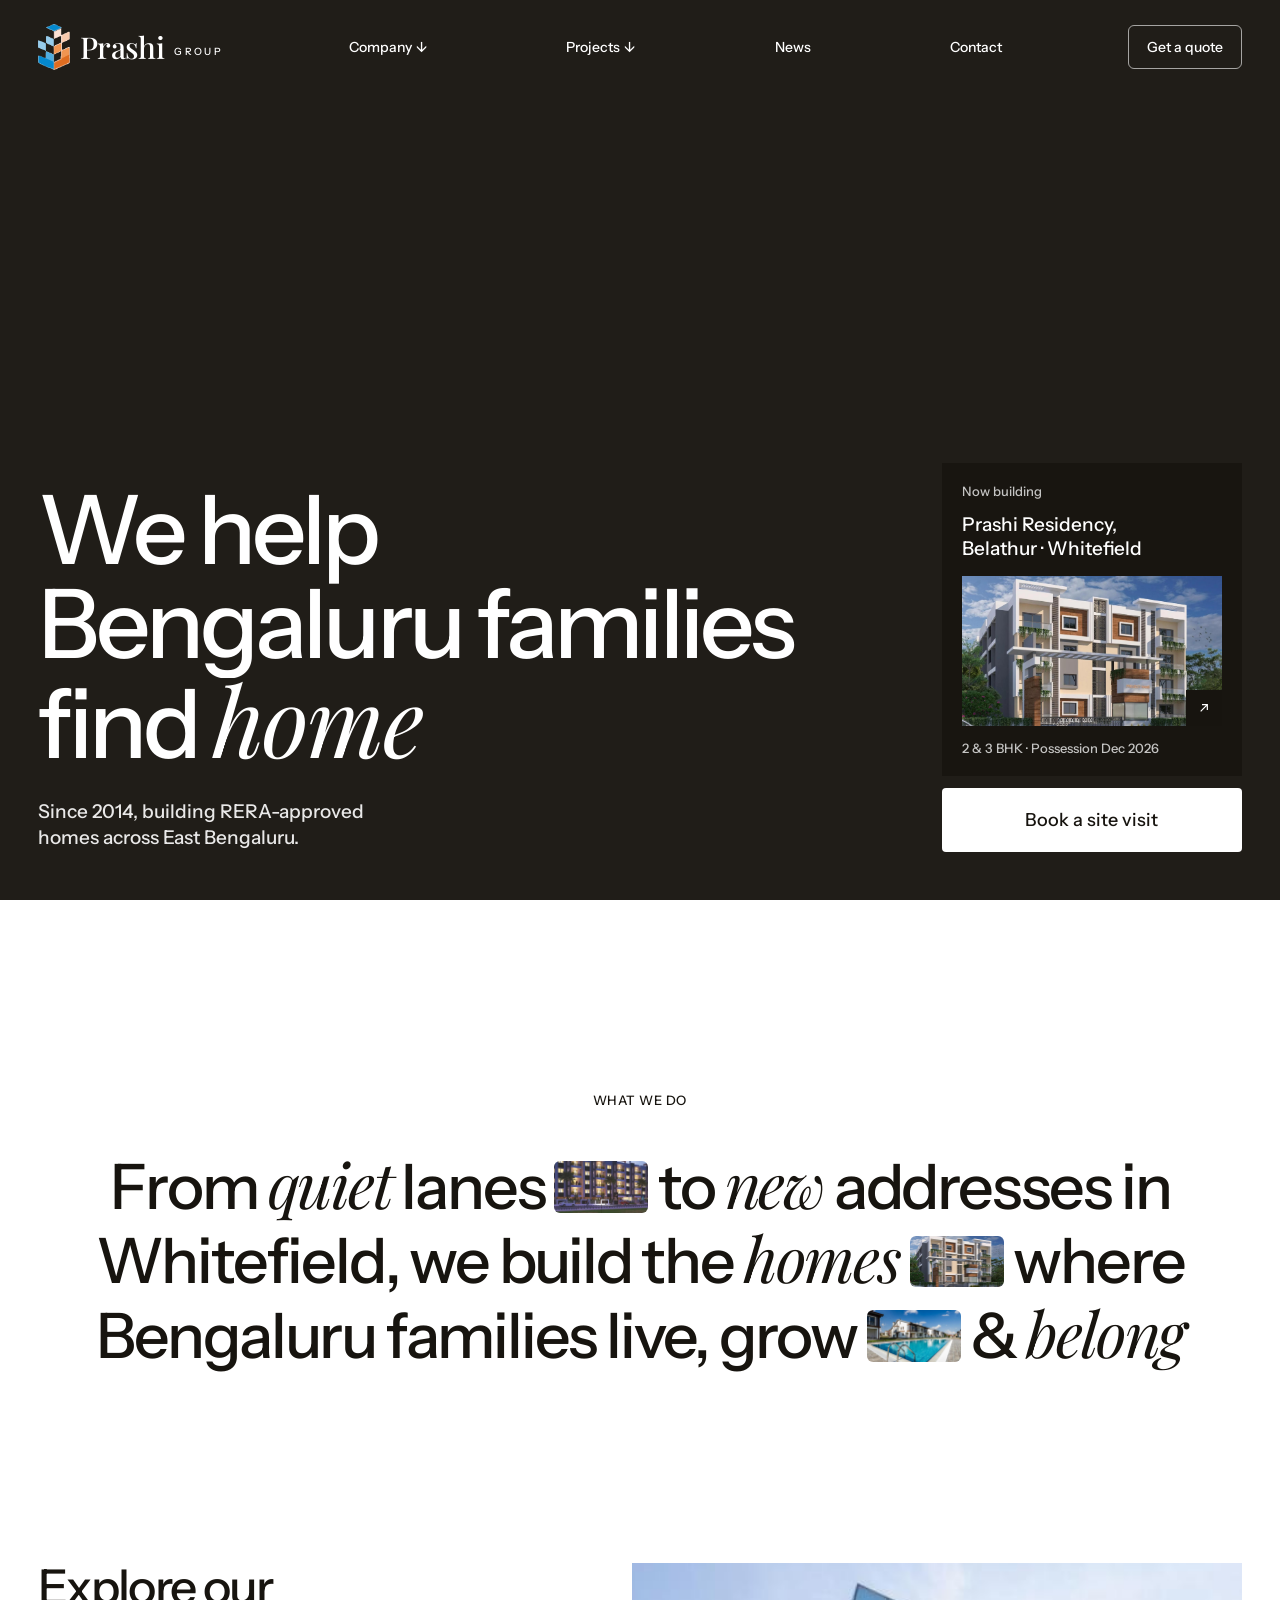
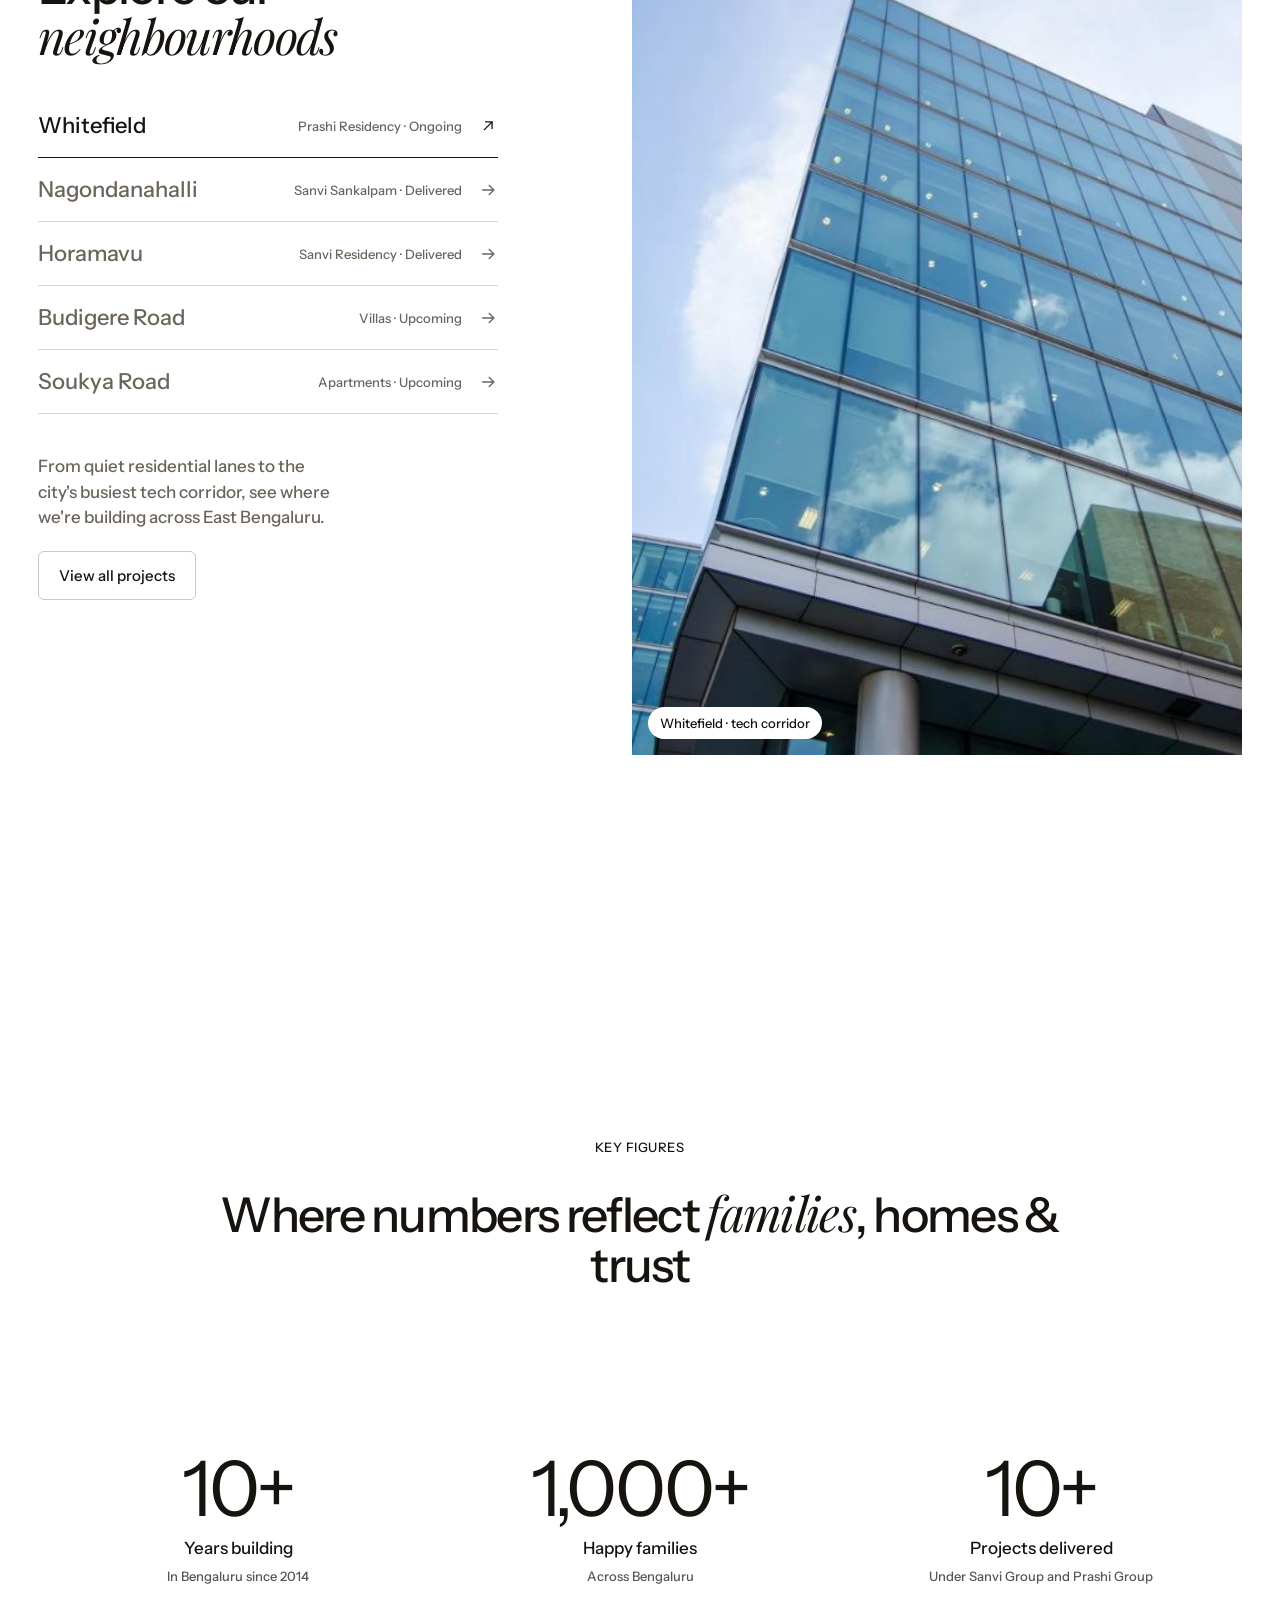
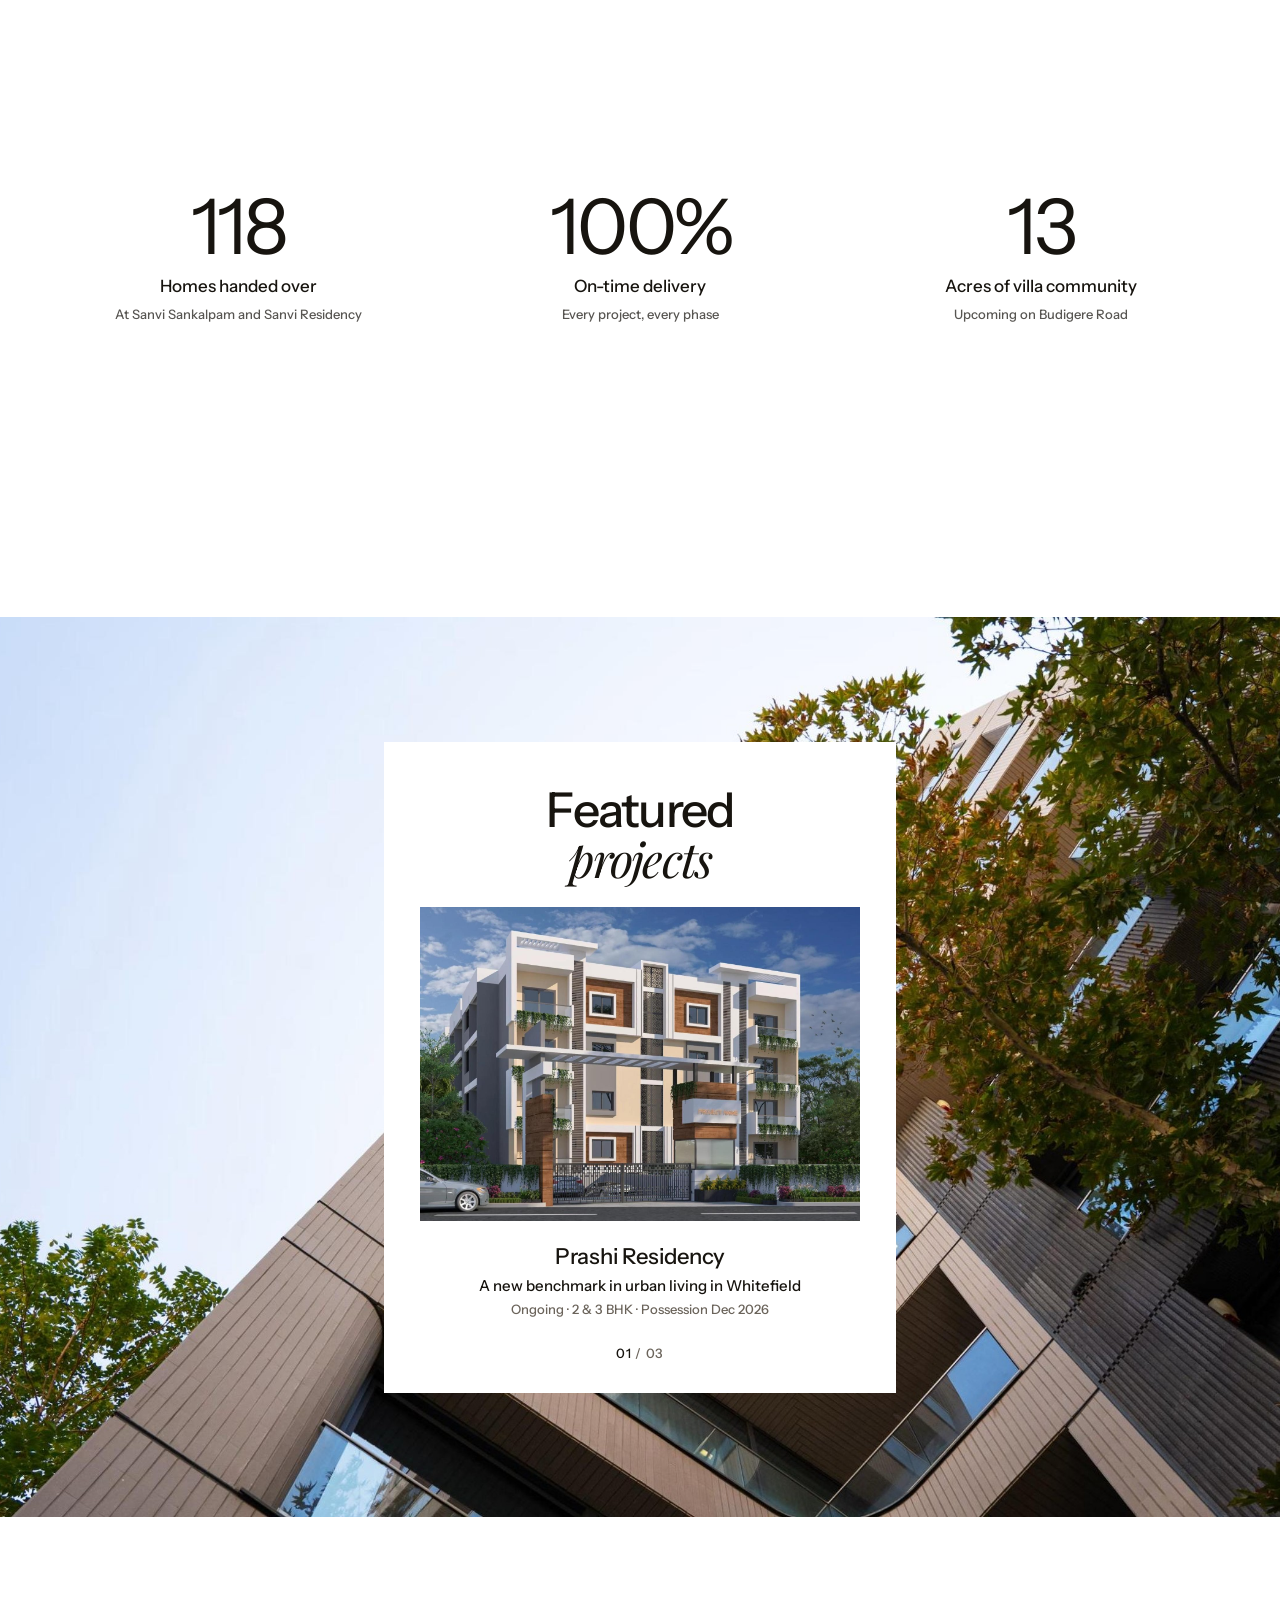
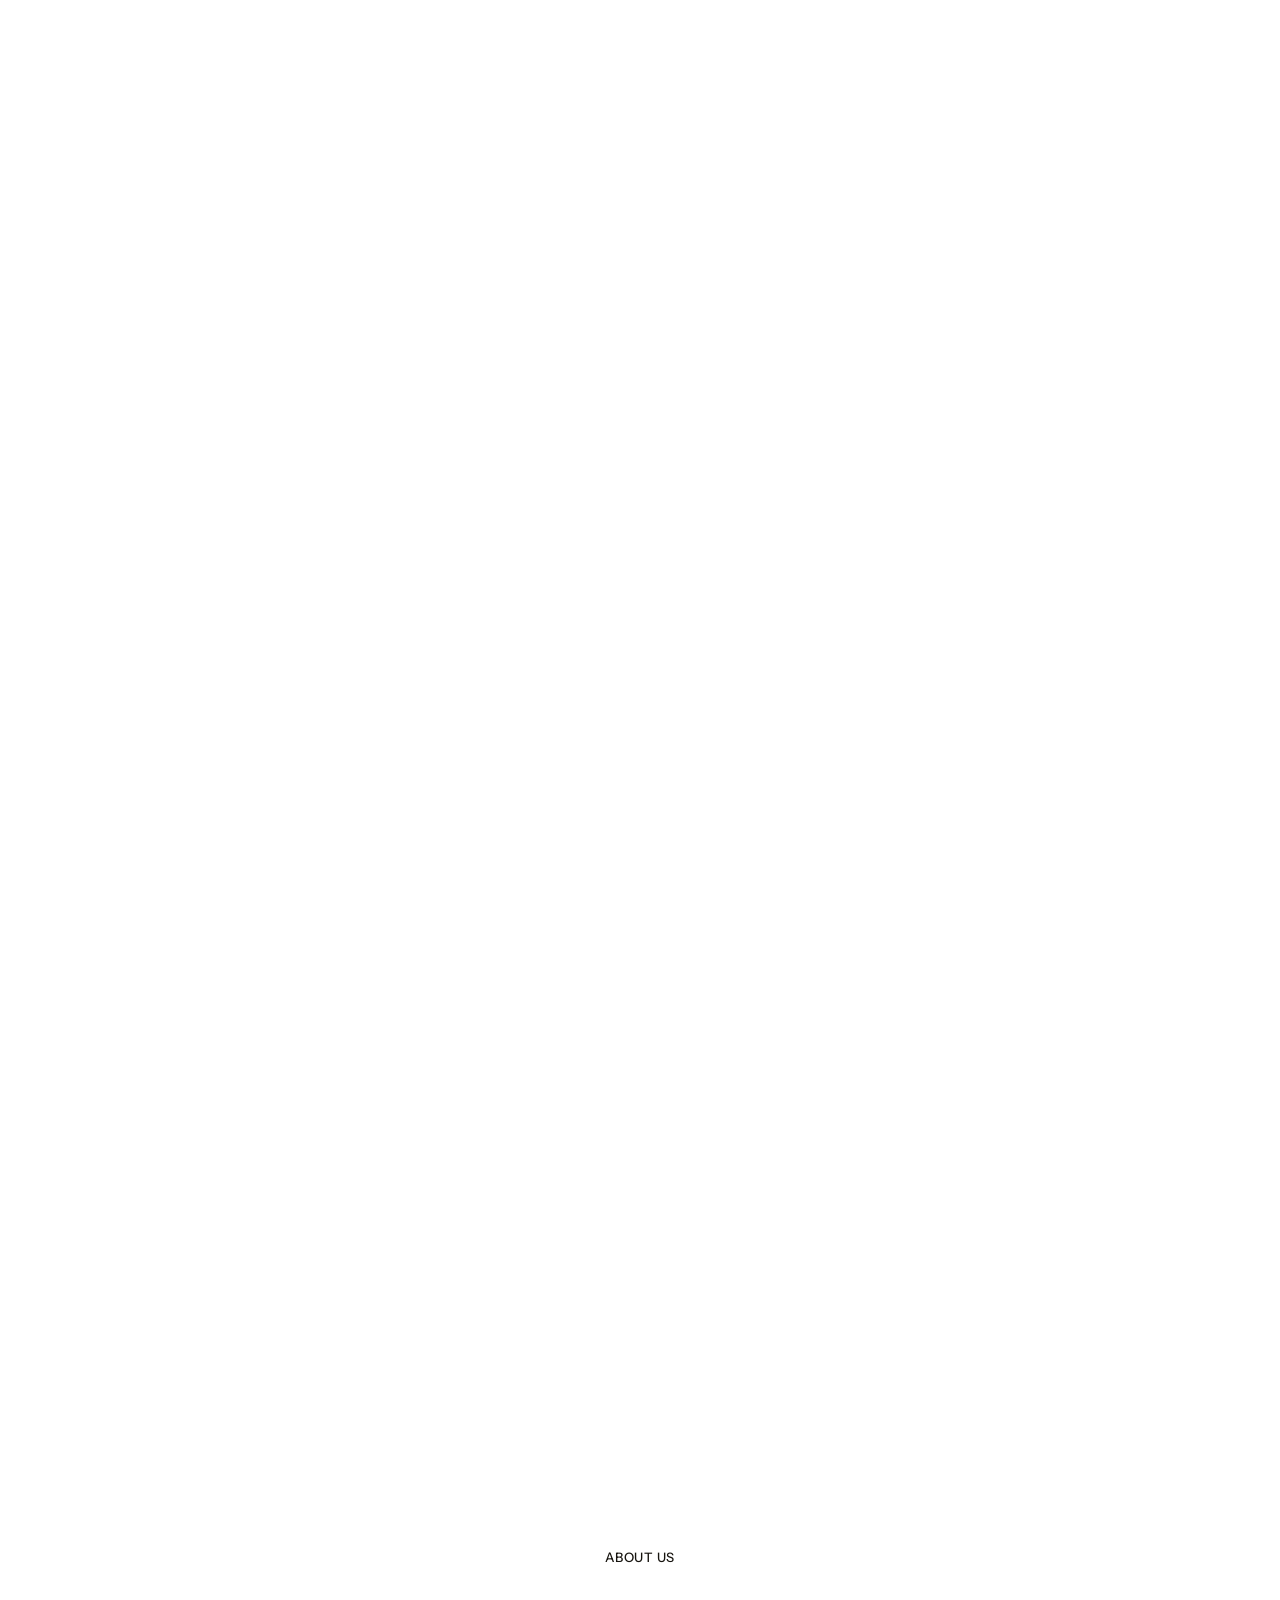
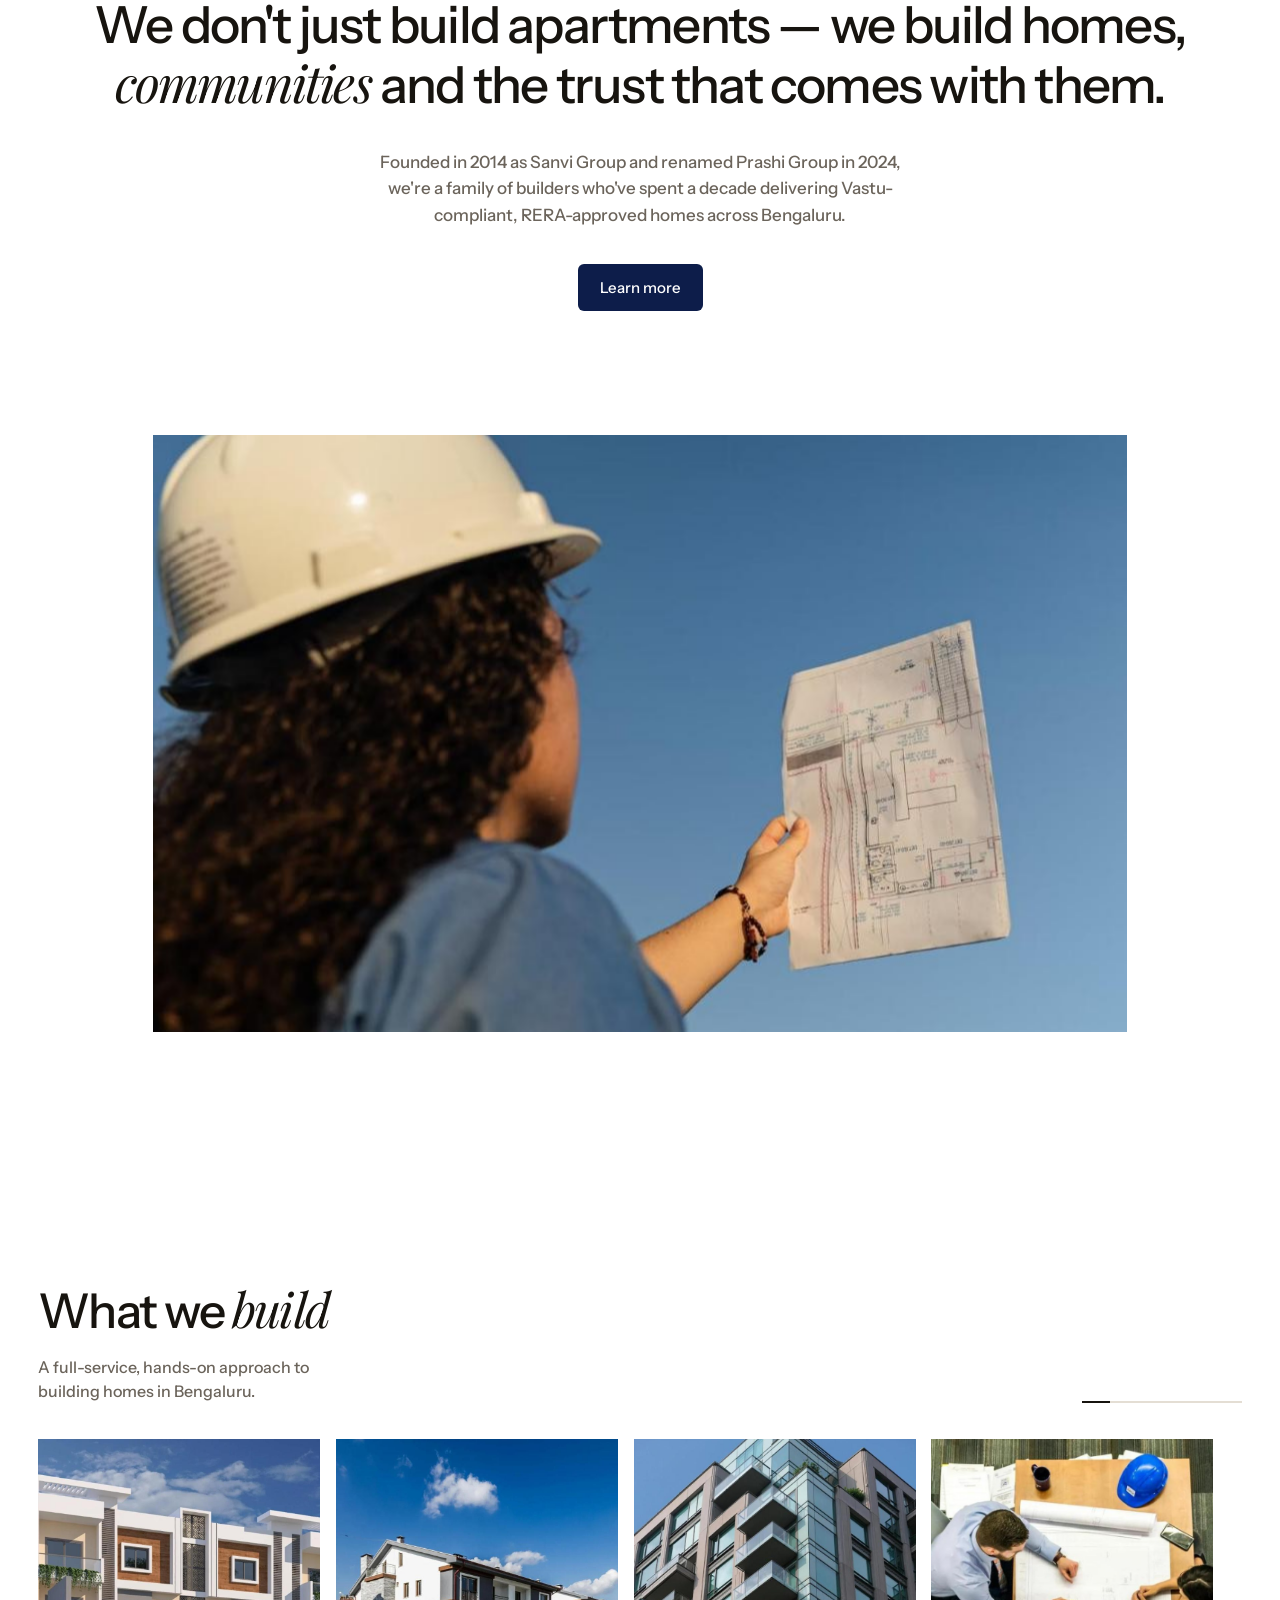
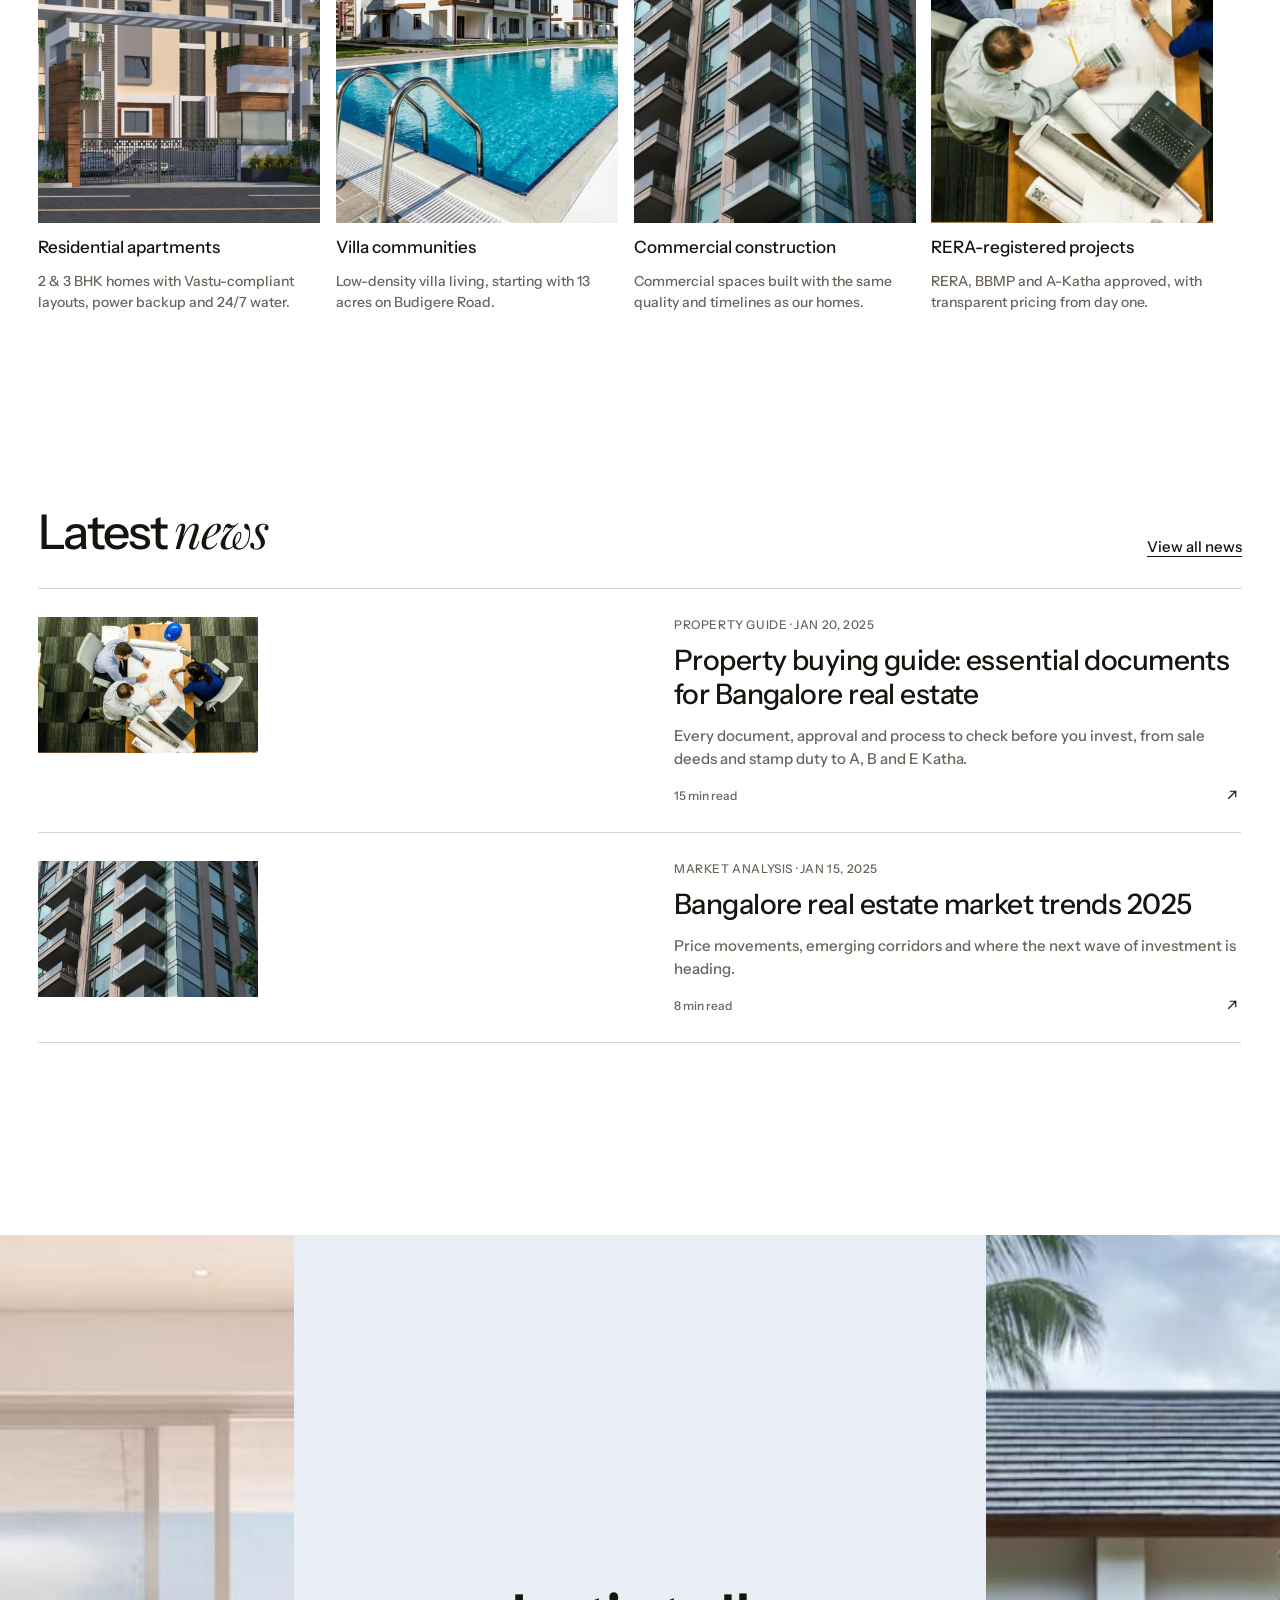
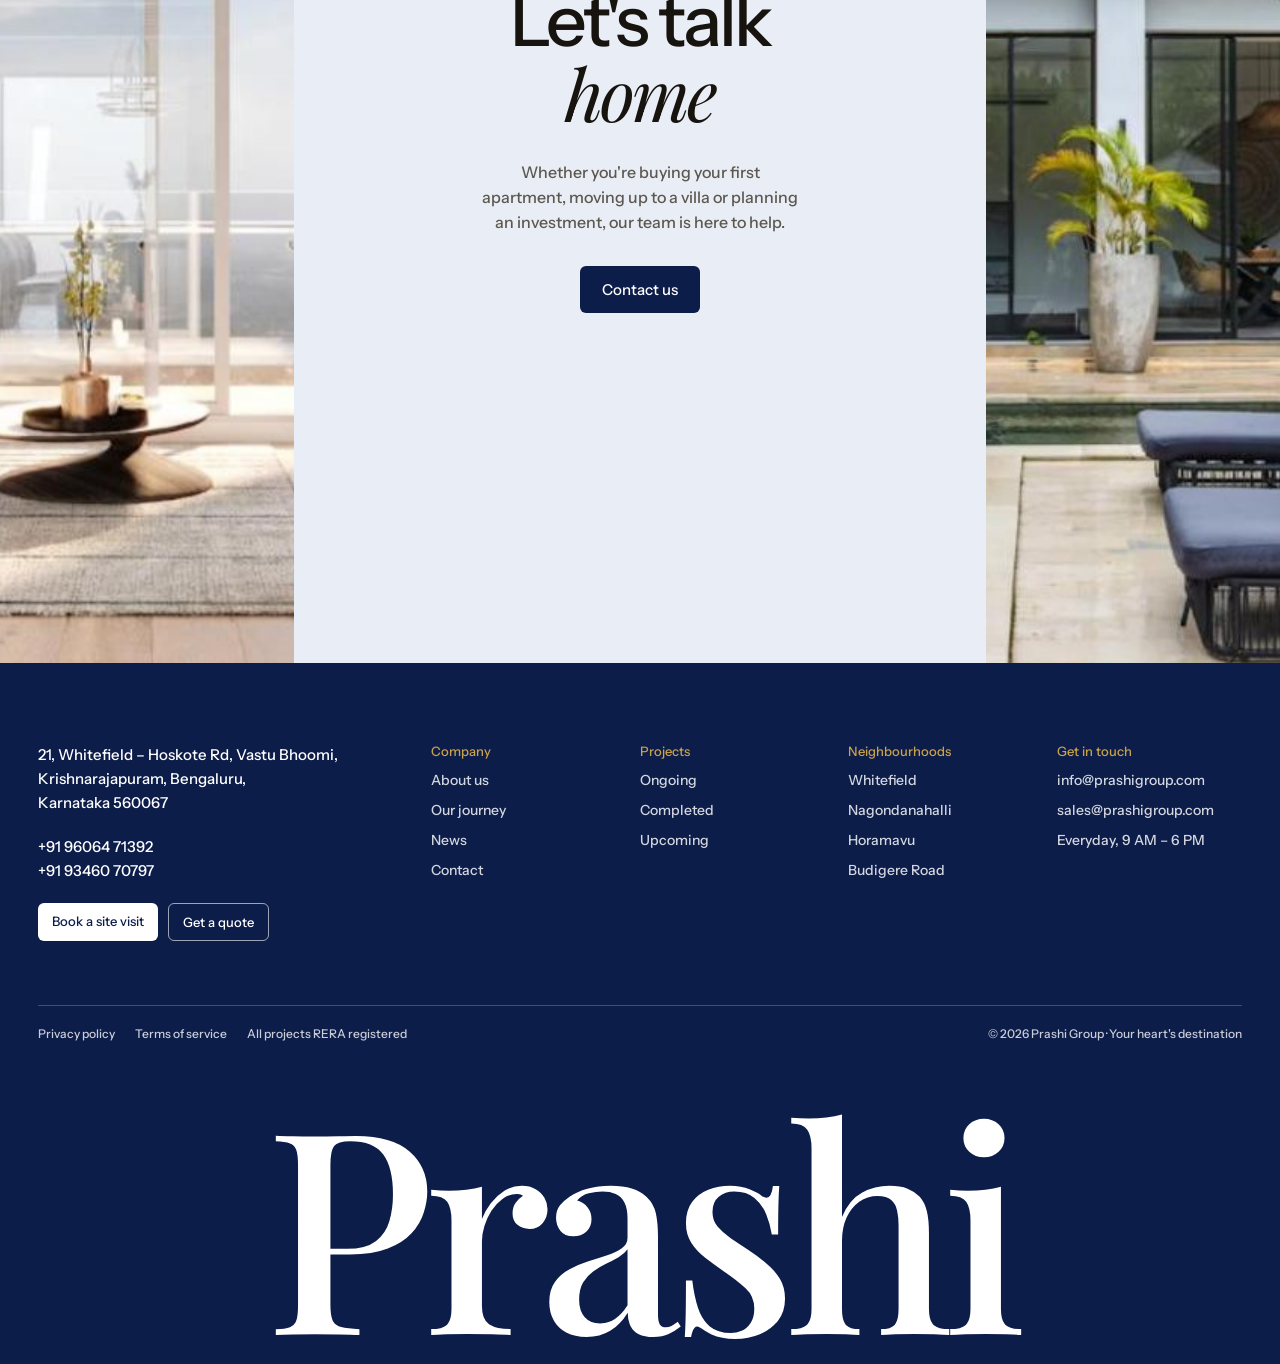
<file: index.html>
<!doctype html>
<html lang="en">
<head>
<meta charset="utf-8">
<meta name="viewport" content="width=device-width, initial-scale=1">
<title>Prashi Group — Home</title>
<link rel="icon" type="image/png" href="assets/img/prashi-logo.png">

<link rel="preconnect" href="https://fonts.googleapis.com">
<link rel="stylesheet" href="https://fonts.googleapis.com/css2?family=Instrument+Sans:wght@400;500;600&amp;family=Playfair+Display:ital,wght@0,400;0,500;1,400;1,500&amp;display=swap">
<style>
body{margin:0}
a{color:inherit;text-decoration:none}
a:hover{opacity:.85}
.scroller::-webkit-scrollbar{height:0}
@keyframes hnGrowA{from{transform:scale(0.04)}to{transform:scale(1)}}
@keyframes hnGrowB{from{transform:scale(0.04)}to{transform:scale(1)}}
@media (prefers-reduced-motion: reduce){[data-hn]{animation:none!important}}
</style>

<link rel="stylesheet" href="assets/fx.css">
<script src="assets/fx.js"></script>

<link rel="stylesheet" href="https://fonts.googleapis.com/css2?family=Instrument+Sans:wght@400;500;600&amp;family=Playfair+Display:ital,wght@0,400;0,500;1,400;1,500&amp;display=swap">
<style>
body{margin:0}
</style>

</head>
<body>


<div data-fx-root="1" style="font-family: 'Instrument Sans', Arial, sans-serif; color: #17140F; background: #FFFFFF; font-weight: 500">


<section data-full="1" style="position: relative; min-height: 760px; color: #FFFFFF; display: flex; flex-direction: column; overflow: hidden; background: #2B2721">
  <div style="position: absolute; inset: 0; overflow: hidden">
    <div data-parallax="0.14" data-scale="1.06" style="position: absolute; inset: 0; transform: scale(1.06)">
      <img data-heroslide="1" src="assets/img/hero-clubhouse.jpg" alt="A bright clubhouse beside a swimming pool" style="position: absolute; inset: 0; width: 100%; height: 100%; object-fit: cover; object-position: center 60%; opacity: 1">
      <img data-heroslide="2" src="assets/img/facade-curves.jpg" alt="" style="position: absolute; inset: 0; width: 100%; height: 100%; object-fit: cover; object-position: center 70%; opacity: 0">
      <img data-heroslide="3" src="assets/img/hero-balconies.jpg" alt="" style="position: absolute; inset: 0; width: 100%; height: 100%; object-fit: cover; opacity: 0">
    </div>
  </div>
  <div style="position: absolute; inset: 0; background: rgba(12, 10, 6, 0.34)"></div>
  <div data-intro="1" style="position: relative">
    

<header style="font-family: 'Instrument Sans', Arial, sans-serif; color: #FFFFFF; background: transparent; border-bottom: none; font-weight: 500; box-sizing: border-box; width: 100%; padding: 24px clamp(20px, 3vw, 40px); display: flex; flex-wrap: wrap; align-items: center; justify-content: space-between; gap: 16px 32px">
  <a href="index.html" aria-label="Prashi Group home" style="display: flex; align-items: center; gap: 10px; color: #FFFFFF; text-decoration: none">
    <img src="assets/img/prashi-logo.png" alt="" style="height: 46px; width: auto; display: block">
    <span style="font-family: 'Playfair Display', Georgia, serif; font-size: 30px; line-height: 1; letter-spacing: -0.02em">Prashi</span>
    <span style="font-size: 10px; letter-spacing: 0.24em; text-transform: uppercase; align-self: flex-end; padding-bottom: 12px">Group</span>
  </a>
  <nav aria-label="Main" style="flex: 1 1 520px; display: flex; flex-wrap: wrap; justify-content: space-around; gap: 8px 32px; max-width: 760px; font-size: 14px">
    <a href="about.html" style="display: inline-flex; align-items: center; gap: 4px; padding: 8px 0; color: #FFFFFF; text-decoration: none">Company <span aria-hidden="true">↓</span></a>
    <a href="projects.html" style="display: inline-flex; align-items: center; gap: 4px; padding: 8px 0; color: #FFFFFF; text-decoration: none">Projects <span aria-hidden="true">↓</span></a>
    <a href="news.html" style="padding: 8px 0; color: #FFFFFF; text-decoration: none">News</a>
    <a href="contact.html" style="padding: 8px 0; color: #FFFFFF; text-decoration: none">Contact</a>
  </nav>
  <a href="contact.html" style="font-size: 14px; padding: 12px 18px; border: 1px solid rgba(255,255,255,0.6); border-radius: 6px; color: #FFFFFF; text-decoration: none">Get a quote</a>
</header>

  </div>
  <div style="position: relative; flex: 1; display: flex; flex-wrap: wrap; align-items: flex-end; justify-content: space-between; gap: 40px; padding: 0 clamp(20px, 3vw, 40px) 48px">
    <div style="flex: 1 1 520px; min-width: 0">
      <h1 style="margin: 0; font-size: clamp(56px, 7.5vw, 112px); line-height: 0.98; letter-spacing: -0.04em; font-weight: 500">
        <span data-line="1" style="display: block"><span>We help</span></span>
        <span data-line="2" style="display: block"><span>Bengaluru families</span></span>
        <span data-line="3" style="display: block"><span>find <em data-blurword="1" style="font-family: 'Playfair Display', Georgia, serif; font-style: italic; font-weight: 400; letter-spacing: -0.02em"><span>h</span><span>o</span><span>m</span><span>e</span></em></span></span>
      </h1>
      <p data-intro="2" style="margin: 28px 0 0; font-size: 19px; line-height: 1.4; max-width: 380px; color: rgba(255,255,255,0.9)">Since 2014, building RERA-approved homes across East Bengaluru.</p>
    </div>
    <div data-intro="3" style="flex: 0 1 300px; display: flex; flex-direction: column; gap: 12px">
      <a href="project.html" class="zoom" style="display: flex; flex-direction: column; gap: 14px; background: rgba(23, 20, 15, 0.8); padding: 20px; color: #FFFFFF">
        <span style="font-size: 13px; color: rgba(255,255,255,0.75)">Now building</span>
        <span style="font-size: 19px; line-height: 1.3">Prashi Residency,<br>Belathur · Whitefield</span>
        <span style="position: relative; display: block; height: 150px; overflow: hidden">
          <img src="assets/img/prashi-residency.jpg" alt="Prashi Residency elevation" style="width: 100%; height: 100%; object-fit: cover; object-position: center 30%; display: block">
          <span style="position: absolute; right: 0; bottom: 0; width: 36px; height: 36px; background: #17140F; display: flex; align-items: center; justify-content: center">
            <svg width="16" height="16" viewbox="0 0 24 24" fill="none" stroke="#FFFFFF" stroke-width="1.8" aria-hidden="true"><path d="M7 17L17 7M9 7h8v8"></path></svg>
          </span>
        </span>
        <span style="font-size: 13px; color: rgba(255,255,255,0.75)">2 &amp; 3 BHK · Possession Dec 2026</span>
      </a>
      <a href="contact.html" class="lift" style="display: flex; align-items: center; justify-content: center; height: 64px; background: #FFFFFF; color: #17140F; font-size: 18px; border-radius: 4px">Book a site visit</a>
    </div>
  </div>
</section>


<section data-gap="t b" style="padding: clamp(72px, 7vw, 104px) clamp(20px, 3vw, 40px); text-align: center">
  <p data-reveal="up" style="margin: 0 0 40px; font-size: 13px; letter-spacing: 0.04em; text-transform: uppercase">What we do</p>
  <p data-words="1" data-statement="1" style="margin: 0 auto; max-width: 1180px; font-size: clamp(34px, 4.8vw, 70px); line-height: 1.14; letter-spacing: -0.035em"><span data-w="1">From</span> <em data-w="1" style="font-family: 'Playfair Display', Georgia, serif; font-weight: 400">quiet</em> <span data-w="1">lanes</span> <span data-chip="1" aria-hidden="true" style="display: inline-block; width: 1.5em; height: 0.82em; vertical-align: -0.06em; border-radius: 6px; overflow: hidden"><img src="assets/img/sanvi-sankalpam.jpg" alt="" style="width: 100%; height: 100%; object-fit: cover; display: block"></span> <span data-w="1">to</span> <em data-w="1" style="font-family: 'Playfair Display', Georgia, serif; font-weight: 400">new</em> <span data-w="1">addresses</span> <span data-w="1">in</span> <span data-w="1">Whitefield,</span> <span data-w="1">we</span> <span data-w="1">build</span> <span data-w="1">the</span> <em data-w="1" style="font-family: 'Playfair Display', Georgia, serif; font-weight: 400">homes</em> <span data-chip="1" aria-hidden="true" style="display: inline-block; width: 1.5em; height: 0.82em; vertical-align: -0.06em; border-radius: 6px; overflow: hidden"><img src="assets/img/prashi-residency.jpg" alt="" style="width: 100%; height: 100%; object-fit: cover; display: block"></span> <span data-w="1">where</span> <span data-w="1">Bengaluru</span> <span data-w="1">families</span> <span data-w="1">live,</span> <span data-w="1">grow</span> <span data-chip="1" aria-hidden="true" style="display: inline-block; width: 1.5em; height: 0.82em; vertical-align: -0.06em; border-radius: 6px; overflow: hidden"><img src="assets/img/budigere-villas.jpg" alt="" style="width: 100%; height: 100%; object-fit: cover; display: block"></span> <span data-w="1">&amp;</span> <em data-w="1" style="font-family: 'Playfair Display', Georgia, serif; font-weight: 400">belong</em></p>
</section>


<section data-gap="b" style="padding: 0 clamp(20px, 3vw, 40px) clamp(72px, 7vw, 96px); display: flex; flex-wrap: wrap; gap: 48px; justify-content: space-between">
  <div style="flex: 1 1 360px; max-width: 460px; display: flex; flex-direction: column">
    <h2 data-reveal="blur" style="margin: 0 0 32px; font-size: clamp(40px, 3.75vw, 72px); line-height: 1; letter-spacing: -0.035em; font-weight: 500">Explore our<br><em style="font-family: 'Playfair Display', Georgia, serif; font-weight: 400">neighbourhoods</em></h2>
    
      <a href="projects.html" class="nudge" data-reveal="left" data-d="1" style="display: flex; align-items: center; justify-content: space-between; gap: 16px; padding: 18px 0; border-bottom: 1px solid #17140F; font-size: 22px; color: #17140F">
        <span>Whitefield</span>
        <span style="display: flex; align-items: center; gap: 16px">
          <span style="font-size: 13px; color: #6B645B">Prashi Residency · Ongoing</span>
          <svg width="20" height="20" viewbox="0 0 24 24" fill="none" stroke="currentColor" stroke-width="1.6" aria-hidden="true" style="transform: rotate(-45deg); transition: transform .45s cubic-bezier(.2,.7,.2,1)"><path d="M5 12h14M13 6l6 6-6 6"></path></svg>
        </span>
      </a>
    
      <a href="projects.html" class="nudge" data-reveal="left" data-d="2" style="display: flex; align-items: center; justify-content: space-between; gap: 16px; padding: 18px 0; border-bottom: 1px solid #DCD5CA; font-size: 22px; color: #6B645B">
        <span>Nagondanahalli</span>
        <span style="display: flex; align-items: center; gap: 16px">
          <span style="font-size: 13px; color: #6B645B">Sanvi Sankalpam · Delivered</span>
          <svg width="20" height="20" viewbox="0 0 24 24" fill="none" stroke="currentColor" stroke-width="1.6" aria-hidden="true" style="transform: rotate(0deg); transition: transform .45s cubic-bezier(.2,.7,.2,1)"><path d="M5 12h14M13 6l6 6-6 6"></path></svg>
        </span>
      </a>
    
      <a href="projects.html" class="nudge" data-reveal="left" data-d="3" style="display: flex; align-items: center; justify-content: space-between; gap: 16px; padding: 18px 0; border-bottom: 1px solid #DCD5CA; font-size: 22px; color: #6B645B">
        <span>Horamavu</span>
        <span style="display: flex; align-items: center; gap: 16px">
          <span style="font-size: 13px; color: #6B645B">Sanvi Residency · Delivered</span>
          <svg width="20" height="20" viewbox="0 0 24 24" fill="none" stroke="currentColor" stroke-width="1.6" aria-hidden="true" style="transform: rotate(0deg); transition: transform .45s cubic-bezier(.2,.7,.2,1)"><path d="M5 12h14M13 6l6 6-6 6"></path></svg>
        </span>
      </a>
    
      <a href="projects.html" class="nudge" data-reveal="left" data-d="4" style="display: flex; align-items: center; justify-content: space-between; gap: 16px; padding: 18px 0; border-bottom: 1px solid #DCD5CA; font-size: 22px; color: #6B645B">
        <span>Budigere Road</span>
        <span style="display: flex; align-items: center; gap: 16px">
          <span style="font-size: 13px; color: #6B645B">Villas · Upcoming</span>
          <svg width="20" height="20" viewbox="0 0 24 24" fill="none" stroke="currentColor" stroke-width="1.6" aria-hidden="true" style="transform: rotate(0deg); transition: transform .45s cubic-bezier(.2,.7,.2,1)"><path d="M5 12h14M13 6l6 6-6 6"></path></svg>
        </span>
      </a>
    
      <a href="projects.html" class="nudge" data-reveal="left" data-d="5" style="display: flex; align-items: center; justify-content: space-between; gap: 16px; padding: 18px 0; border-bottom: 1px solid #DCD5CA; font-size: 22px; color: #6B645B">
        <span>Soukya Road</span>
        <span style="display: flex; align-items: center; gap: 16px">
          <span style="font-size: 13px; color: #6B645B">Apartments · Upcoming</span>
          <svg width="20" height="20" viewbox="0 0 24 24" fill="none" stroke="currentColor" stroke-width="1.6" aria-hidden="true" style="transform: rotate(0deg); transition: transform .45s cubic-bezier(.2,.7,.2,1)"><path d="M5 12h14M13 6l6 6-6 6"></path></svg>
        </span>
      </a>
    
    <p data-reveal="up" style="margin: 40px 0 20px; font-size: 17px; line-height: 1.5; color: #6B645B; max-width: 300px">From quiet residential lanes to the city's busiest tech corridor, see where we're building across East Bengaluru.</p>
    <a href="projects.html" data-reveal="up" data-d="1" class="lift" style="align-self: flex-start; padding: 14px 20px; border: 1px solid #CFC7BB; border-radius: 6px; font-size: 15px">View all projects</a>
  </div>
  <div data-reveal="scale" data-tall="1" style="flex: 1 1 520px; max-width: 610px; position: relative; min-height: 620px; overflow: hidden; background: #A89D8C">
    <div data-parallax="0.08" data-scale="1.1" style="position: absolute; inset: 0; transform: scale(1.1)">
      <img data-hn="0" src="assets/img/n-whitefield.jpg" alt="Glass office towers in a tech corridor" style="position: absolute; inset: 0; width: 100%; height: 100%; object-fit: cover; z-index: 1; transform-origin: 0% 100%; animation: none; backface-visibility: hidden; will-change: transform">
      <img data-hn="1" src="assets/img/n-nagondanahalli.jpg" alt="Apartment building framed by trees" style="position: absolute; inset: 0; width: 100%; height: 100%; object-fit: cover; z-index: 0; transform-origin: 0% 100%; animation: none; backface-visibility: hidden; will-change: transform">
      <img data-hn="2" src="assets/img/n-horamavu.jpg" alt="Apartments with glass balconies" style="position: absolute; inset: 0; width: 100%; height: 100%; object-fit: cover; z-index: 0; transform-origin: 0% 100%; animation: none; backface-visibility: hidden; will-change: transform">
      <img data-hn="3" src="assets/img/n-budigere.jpg" alt="Villa with a swimming pool" style="position: absolute; inset: 0; width: 100%; height: 100%; object-fit: cover; z-index: 0; transform-origin: 0% 100%; animation: none; backface-visibility: hidden; will-change: transform">
      <img data-hn="4" src="assets/img/n-soukya.jpg" alt="Apartment tower at sunset" style="position: absolute; inset: 0; width: 100%; height: 100%; object-fit: cover; z-index: 0; transform-origin: 0% 100%; animation: none; backface-visibility: hidden; will-change: transform">
    </div>
    <span style="position: absolute; left: 16px; bottom: 16px; font-size: 13px; background: #FFFFFF; padding: 8px 12px; border-radius: 999px">Whitefield · tech corridor</span>
  </div>
</section>


<section data-bgshift="1" data-gap="t b" style="background: #0D1D4A; color: #FFFFFF; padding: clamp(64px, 6vw, 88px) clamp(20px, 3vw, 40px) 56px">
  <p data-reveal="up" style="margin: 0 0 32px; text-align: center; font-size: 13px; letter-spacing: 0.04em; text-transform: uppercase">Key figures</p>
  <h2 data-reveal="blur" style="margin: 0 auto; max-width: 860px; text-align: center; font-size: clamp(38px, 3.75vw, 72px); line-height: 1.05; letter-spacing: -0.035em; font-weight: 500">Where numbers reflect <em style="font-family: 'Playfair Display', Georgia, serif; font-weight: 400">families</em>, homes &amp; trust</h2>
  <div data-draw="x" style="margin-top: 56px; height: 1px; background: rgba(255,255,255,0.28)"></div>
  <div style="display: grid; grid-template-columns: repeat(auto-fit, minmax(max(280px, 30%), 1fr)); gap: 1px; background: rgba(255,255,255,0.22); border-bottom: 1px solid rgba(255,255,255,0.22)">
    <div data-cell="1" style="background: #0D1D4A; padding: 44px 24px">
      <div data-reveal="up" style="display: flex; flex-direction: column; gap: 10px; align-items: center; text-align: center"><span data-count="1" style="font-size: clamp(56px, 6vw, 92px); line-height: 1; letter-spacing: -0.04em; font-weight: 400">10+</span><span style="font-size: 17px">Years building</span><span style="font-size: 13px; opacity: 0.72">In Bengaluru since 2014</span></div>
    </div>
    <div data-cell="1" style="background: #0D1D4A; padding: 44px 24px">
      <div data-reveal="up" data-d="1" style="display: flex; flex-direction: column; gap: 10px; align-items: center; text-align: center"><span data-count="1" style="font-size: clamp(56px, 6vw, 92px); line-height: 1; letter-spacing: -0.04em; font-weight: 400">1,000+</span><span style="font-size: 17px">Happy families</span><span style="font-size: 13px; opacity: 0.72">Across Bengaluru</span></div>
    </div>
    <div data-cell="1" style="background: #0D1D4A; padding: 44px 24px">
      <div data-reveal="up" data-d="2" style="display: flex; flex-direction: column; gap: 10px; align-items: center; text-align: center"><span data-count="1" style="font-size: clamp(56px, 6vw, 92px); line-height: 1; letter-spacing: -0.04em; font-weight: 400">10+</span><span style="font-size: 17px">Projects delivered</span><span style="font-size: 13px; opacity: 0.72">Under Sanvi Group and Prashi Group</span></div>
    </div>
    <div data-cell="1" style="background: #0D1D4A; padding: 44px 24px">
      <div data-reveal="up" style="display: flex; flex-direction: column; gap: 10px; align-items: center; text-align: center"><span data-count="1" style="font-size: clamp(56px, 6vw, 92px); line-height: 1; letter-spacing: -0.04em; font-weight: 400">118</span><span style="font-size: 17px">Homes handed over</span><span style="font-size: 13px; opacity: 0.72">At Sanvi Sankalpam and Sanvi Residency</span></div>
    </div>
    <div data-cell="1" style="background: #0D1D4A; padding: 44px 24px">
      <div data-reveal="up" data-d="1" style="display: flex; flex-direction: column; gap: 10px; align-items: center; text-align: center"><span data-count="1" style="font-size: clamp(56px, 6vw, 92px); line-height: 1; letter-spacing: -0.04em; font-weight: 400">100%</span><span style="font-size: 17px">On-time delivery</span><span style="font-size: 13px; opacity: 0.72">Every project, every phase</span></div>
    </div>
    <div data-cell="1" style="background: #0D1D4A; padding: 44px 24px">
      <div data-reveal="up" data-d="2" style="display: flex; flex-direction: column; gap: 10px; align-items: center; text-align: center"><span data-count="1" style="font-size: clamp(56px, 6vw, 92px); line-height: 1; letter-spacing: -0.04em; font-weight: 400">13</span><span style="font-size: 17px">Acres of villa community</span><span style="font-size: 13px; opacity: 0.72">Upcoming on Budigere Road</span></div>
    </div>
  </div>
</section>


<section data-slider="1" style="position: relative">
  <div data-pin="1" style="position: relative; min-height: 720px; overflow: hidden; display: flex; align-items: center; justify-content: center; padding: 64px 20px; box-sizing: border-box; background: #8A8172">
    <div style="position: absolute; inset: 0">
      <img data-slide-bg="1" data-first="1" src="assets/img/facade-curves.jpg" alt="" style="position: absolute; inset: 0; width: 100%; height: 100%; object-fit: cover; object-position: center 70%">
      <img data-slide-bg="2" src="assets/img/hero-balconies.jpg" alt="" style="position: absolute; inset: 0; width: 100%; height: 100%; object-fit: cover; object-position: center; clip-path: inset(100% 0 0 0)">
      <img data-slide-bg="3" src="assets/img/hero-clubhouse.jpg" alt="" style="position: absolute; inset: 0; width: 100%; height: 100%; object-fit: cover; object-position: center 60%; clip-path: inset(100% 0 0 0)">
    </div>
    <div data-reveal="up" style="position: relative; width: min(440px, 100%); background: #FFFFFF; padding: 44px 36px 32px; display: flex; flex-direction: column; align-items: center; text-align: center; gap: 22px">
      <h2 style="margin: 0; font-size: 48px; line-height: 1; letter-spacing: -0.035em; font-weight: 500">Featured<br><em style="font-family: 'Playfair Display', Georgia, serif; font-weight: 400">projects</em></h2>
      <a href="project.html" aria-label="View featured project" style="position: relative; display: block; width: 100%; aspect-ratio: 7 / 5; overflow: hidden">
        <img data-slide-img="1" data-first="1" src="assets/img/prashi-residency.jpg" alt="Prashi Residency" style="position: absolute; inset: 0; width: 100%; height: 100%; object-fit: cover; object-position: center 30%">
        <img data-slide-img="2" src="assets/img/sanvi-sankalpam.jpg" alt="Sanvi Sankalpam" style="position: absolute; inset: 0; width: 100%; height: 100%; object-fit: cover; object-position: center; clip-path: inset(100% 0 0 0)">
        <img data-slide-img="3" src="assets/img/sanvi-residency.jpg" alt="Sanvi Residency" style="position: absolute; inset: 0; width: 100%; height: 100%; object-fit: cover; object-position: 30% center; clip-path: inset(100% 0 0 0)">
      </a>
      <div style="display: grid; width: 100%">
        <div data-slide-text="1" style="grid-area: 1 / 1; display: flex; flex-direction: column; gap: 6px; transition: opacity .5s ease; opacity: 1">
          <span style="font-size: 22px; letter-spacing: -0.01em">Prashi Residency</span>
          <span style="font-size: 15px; color: #17140F">A new benchmark in urban living in Whitefield</span>
          <span style="font-size: 13px; color: #6B645B">Ongoing · 2 &amp; 3 BHK · Possession Dec 2026</span>
        </div>
        <div data-slide-text="2" style="grid-area: 1 / 1; display: flex; flex-direction: column; gap: 6px; transition: opacity .5s ease; opacity: 0">
          <span style="font-size: 22px; letter-spacing: -0.01em">Sanvi Sankalpam</span>
          <span style="font-size: 15px; color: #17140F">Where luxury meets serenity in Nagondanahalli</span>
          <span style="font-size: 13px; color: #6B645B">Delivered · 70 homes · 2 &amp; 3 BHK</span>
        </div>
        <div data-slide-text="3" style="grid-area: 1 / 1; display: flex; flex-direction: column; gap: 6px; transition: opacity .5s ease; opacity: 0">
          <span style="font-size: 22px; letter-spacing: -0.01em">Sanvi Residency</span>
          <span style="font-size: 15px; color: #17140F">Vastu-compliant G+3 living in Horamavu</span>
          <span style="font-size: 13px; color: #6B645B">Delivered · 48 homes · OC &amp; CC received</span>
        </div>
      </div>
      <div style="font-size: 13px; letter-spacing: 0.06em; padding-top: 6px"><span data-slide-count="1">01</span><span style="color: #6B645B"> / 03</span></div>
    </div>
  </div>
</section>


<section data-gap="t" style="padding: clamp(72px, 7vw, 104px) clamp(20px, 3vw, 40px) clamp(56px, 5vw, 72px); text-align: center">
  <p data-reveal="up" style="margin: 0 0 32px; font-size: 13px; letter-spacing: 0.04em; text-transform: uppercase">About us</p>
  <p data-words="1" style="margin: 0 auto; max-width: 1100px; font-size: clamp(32px, 4vw, 58px); line-height: 1.1; letter-spacing: -0.035em"><span data-w="1">We</span> <span data-w="1">don't</span> <span data-w="1">just</span> <span data-w="1">build</span> <span data-w="1">apartments</span> <span data-w="1">—</span> <span data-w="1">we</span> <span data-w="1">build</span> <span data-w="1">homes,</span> <em data-w="1" style="font-family: 'Playfair Display', Georgia, serif; font-weight: 400">communities</em> <span data-w="1">and</span> <span data-w="1">the</span> <span data-w="1">trust</span> <span data-w="1">that</span> <span data-w="1">comes</span> <span data-w="1">with</span> <span data-w="1">them.</span></p>
  <p data-reveal="up" style="margin: 36px auto 0; max-width: 560px; font-size: 17px; line-height: 1.55; color: #6B645B">Founded in 2014 as Sanvi Group and renamed Prashi Group in 2024, we're a family of builders who've spent a decade delivering Vastu-compliant, RERA-approved homes across Bengaluru.</p>
  <a href="about.html" data-reveal="up" data-d="1" class="lift" style="display: inline-block; margin-top: 36px; padding: 14px 22px; background: #0D1D4A; color: #FFFFFF; border-radius: 6px; font-size: 15px">Learn more</a>
</section>
<div data-clip="12" data-band="1" style="position: relative; height: clamp(320px, 30vw, 460px); overflow: hidden; background: #3A342C">
  <img data-parallax="0.12" data-scale="1.1" src="assets/img/engineer-plans.jpg" alt="An engineer on site checking a floor plan" style="position: absolute; inset: 0; width: 100%; height: 100%; object-fit: cover; object-position: center 35%; transform: scale(1.1)">
</div>


<section style="position: relative">
  <div data-gap="t b" style="padding: clamp(72px, 7vw, 96px) 0 clamp(56px, 5vw, 72px)">
    <div style="padding: 0 clamp(20px, 3vw, 40px); display: flex; flex-wrap: wrap; justify-content: space-between; align-items: flex-end; gap: 24px; margin-bottom: 36px">
      <div>
        <h2 data-reveal="blur" style="margin: 0; font-size: clamp(40px, 3.75vw, 72px); line-height: 1; letter-spacing: -0.035em; font-weight: 500">What we <em style="font-family: 'Playfair Display', Georgia, serif; font-weight: 400">build</em></h2>
        <p data-reveal="up" style="margin: 20px 0 0; font-size: 16px; line-height: 1.5; color: #6B645B; max-width: 280px">A full-service, hands-on approach to building homes in Bengaluru.</p>
      </div>
      <div aria-hidden="true" style="width: 160px; height: 2px; background: #E4DED4"><div data-hbar="1" style="width: 18%; height: 2px; background: #17140F"></div></div>
    </div>
    <div data-track="1" class="scroller" style="display: flex; gap: 16px; overflow-x: auto; padding: 0 clamp(20px, 3vw, 40px)">
      <a href="projects.html" data-reveal="up" data-card="1" style="flex: 0 0 340px; display: flex; flex-direction: column; gap: 14px">
        <span class="zoom" style="display: block; height: 320px"><img src="assets/img/prashi-residency.jpg" alt="Apartment block elevation" style="width: 100%; height: 100%; object-fit: cover; display: block"></span>
        <span style="font-size: 17px">Residential apartments</span>
        <span style="font-size: 14px; line-height: 1.5; color: #6B645B; max-width: 300px">2 &amp; 3 BHK homes with Vastu-compliant layouts, power backup and 24/7 water.</span>
      </a>
      <a href="projects.html" data-reveal="up" data-d="1" data-card="1" style="flex: 0 0 340px; display: flex; flex-direction: column; gap: 14px">
        <span class="zoom" style="display: block; height: 320px"><img src="assets/img/budigere-villas.jpg" alt="Villa community with a pool" style="width: 100%; height: 100%; object-fit: cover; display: block"></span>
        <span style="font-size: 17px">Villa communities</span>
        <span style="font-size: 14px; line-height: 1.5; color: #6B645B; max-width: 300px">Low-density villa living, starting with 13 acres on Budigere Road.</span>
      </a>
      <a href="projects.html" data-reveal="up" data-d="2" data-card="1" style="flex: 0 0 340px; display: flex; flex-direction: column; gap: 14px">
        <span class="zoom" style="display: block; height: 320px"><img src="assets/img/soukya-tower.jpg" alt="Glass and stone apartment tower" style="width: 100%; height: 100%; object-fit: cover; display: block"></span>
        <span style="font-size: 17px">Commercial construction</span>
        <span style="font-size: 14px; line-height: 1.5; color: #6B645B; max-width: 300px">Commercial spaces built with the same quality and timelines as our homes.</span>
      </a>
      <a href="projects.html" data-reveal="up" data-d="3" data-card="1" style="flex: 0 0 340px; display: flex; flex-direction: column; gap: 14px">
        <span class="zoom" style="display: block; height: 320px"><img src="assets/img/team-planning.jpg" alt="Team reviewing building drawings" style="width: 100%; height: 100%; object-fit: cover; display: block"></span>
        <span style="font-size: 17px">RERA-registered projects</span>
        <span style="font-size: 14px; line-height: 1.5; color: #6B645B; max-width: 300px">RERA, BBMP and A-Katha approved, with transparent pricing from day one.</span>
      </a>
      <a href="projects.html" data-reveal="up" data-d="4" data-card="1" style="flex: 0 0 340px; display: flex; flex-direction: column; gap: 14px">
        <span class="zoom" style="display: block; height: 320px"><img src="assets/img/sanvi-residency.jpg" alt="Sanvi Residency apartments" style="width: 100%; height: 100%; object-fit: cover; object-position: 25% center; display: block"></span>
        <span style="font-size: 17px">After-sale support</span>
        <span style="font-size: 14px; line-height: 1.5; color: #6B645B; max-width: 300px">We stay on after handover, with support for every home we build.</span>
      </a>
      <a href="projects.html" data-reveal="up" data-d="5" data-card="1" style="flex: 0 0 340px; display: flex; flex-direction: column; gap: 14px">
        <span class="zoom" style="display: block; height: 320px"><img src="assets/img/villa-dusk.jpg" alt="Villa at dusk" style="width: 100%; height: 100%; object-fit: cover; display: block"></span>
        <span style="font-size: 17px">Premium finishes</span>
        <span style="font-size: 14px; line-height: 1.5; color: #6B645B; max-width: 300px">Quality craftsmanship and premium materials in every home.</span>
      </a>
    </div>
  </div>
</section>


<section id="news" data-gap="b" style="padding: 0 clamp(20px, 3vw, 40px) clamp(72px, 7vw, 96px)">
  <div style="display: flex; flex-wrap: wrap; justify-content: space-between; align-items: flex-end; gap: 16px; padding-bottom: 32px">
    <h2 data-reveal="blur" style="margin: 0; font-size: clamp(40px, 3.75vw, 72px); line-height: 1; letter-spacing: -0.035em; font-weight: 500">Latest <em style="font-family: 'Playfair Display', Georgia, serif; font-weight: 400">news</em></h2>
    <a href="news.html" data-reveal="up" style="font-size: 15px; text-decoration: underline; text-underline-offset: 4px">View all news</a>
  </div>
  <div data-draw="x" style="height: 1px; background: #DCD5CA"></div>
  <a href="news.html" data-reveal="up" style="display: flex; flex-wrap: wrap; gap: 32px; padding: 28px 0; border-bottom: 1px solid #DCD5CA">
    <span class="zoom" style="flex: 0 0 220px; height: 136px"><img src="assets/img/team-planning.jpg" alt="" style="width: 100%; height: 100%; object-fit: cover; display: block"></span>
    <span class="nudge" data-newstext="1" style="flex: 1 1 420px; min-width: 0; display: flex; flex-direction: column; gap: 12px; padding-left: clamp(0px, 6vw, 96px)">
      <span style="font-size: 12px; letter-spacing: 0.05em; text-transform: uppercase; color: #6B645B">Property guide · Jan 20, 2025</span>
      <span style="font-size: clamp(22px, 2.2vw, 30px); line-height: 1.2; letter-spacing: -0.02em; max-width: 640px">Property buying guide: essential documents for Bangalore real estate</span>
      <span style="font-size: 15px; line-height: 1.55; color: #6B645B; max-width: 620px">Every document, approval and process to check before you invest, from sale deeds and stamp duty to A, B and E Katha.</span>
      <span style="display: flex; justify-content: space-between; align-items: center; font-size: 12px; color: #6B645B; padding-top: 4px">15 min read<svg width="18" height="18" viewbox="0 0 24 24" fill="none" stroke="#17140F" stroke-width="1.6" aria-hidden="true"><path d="M7 17L17 7M9 7h8v8"></path></svg></span>
    </span>
  </a>
  <a href="news.html" data-reveal="up" style="display: flex; flex-wrap: wrap; gap: 32px; padding: 28px 0; border-bottom: 1px solid #DCD5CA">
    <span class="zoom" style="flex: 0 0 220px; height: 136px"><img src="assets/img/soukya-tower.jpg" alt="" style="width: 100%; height: 100%; object-fit: cover; display: block"></span>
    <span class="nudge" data-newstext="1" style="flex: 1 1 420px; min-width: 0; display: flex; flex-direction: column; gap: 12px; padding-left: clamp(0px, 6vw, 96px)">
      <span style="font-size: 12px; letter-spacing: 0.05em; text-transform: uppercase; color: #6B645B">Market analysis · Jan 15, 2025</span>
      <span style="font-size: clamp(22px, 2.2vw, 30px); line-height: 1.2; letter-spacing: -0.02em; max-width: 640px">Bangalore real estate market trends 2025</span>
      <span style="font-size: 15px; line-height: 1.55; color: #6B645B; max-width: 620px">Price movements, emerging corridors and where the next wave of investment is heading.</span>
      <span style="display: flex; justify-content: space-between; align-items: center; font-size: 12px; color: #6B645B; padding-top: 4px">8 min read<svg width="18" height="18" viewbox="0 0 24 24" fill="none" stroke="#17140F" stroke-width="1.6" aria-hidden="true"><path d="M7 17L17 7M9 7h8v8"></path></svg></span>
    </span>
  </a>
  </section>


<section data-bleed="1" style="display: flex; flex-wrap: wrap; padding: 0 clamp(20px, 3vw, 40px) clamp(56px, 5vw, 72px)">
  <div data-ctah="1" style="flex: 1 1 200px; min-height: 460px; position: relative; overflow: hidden; background: #C2B7A6">
    <img data-parallax="0.12" data-scale="1.15" src="assets/img/cta-living.jpg" alt="" style="position: absolute; inset: 0; width: 100%; height: 100%; object-fit: cover; transform: scale(1.15)">
  </div>
  <div data-reveal="scale" data-ctah="1" style="flex: 2 1 440px; min-height: 460px; background: #E9EDF5; display: flex; flex-direction: column; align-items: center; justify-content: center; text-align: center; padding: 64px 32px">
    <h2 data-reveal="blur" data-d="2" style="margin: 0; font-size: clamp(48px, 5.6vw, 108px); line-height: 1; letter-spacing: -0.04em; font-weight: 500">Let's talk<br><em style="font-family: 'Playfair Display', Georgia, serif; font-weight: 400">home</em></h2>
    <p data-reveal="up" data-d="3" style="margin: 28px 0 0; max-width: 320px; font-size: 16px; line-height: 1.55; color: #5C5850">Whether you're buying your first apartment, moving up to a villa or planning an investment, our team is here to help.</p>
    <a href="contact.html" data-reveal="up" data-d="4" class="lift" style="margin-top: 32px; padding: 14px 22px; background: #0D1D4A; color: #FFFFFF; border-radius: 6px; font-size: 15px">Contact us</a>
  </div>
  <div data-ctah="1" style="flex: 1 1 200px; min-height: 460px; position: relative; overflow: hidden; background: #C2B7A6">
    <img data-parallax="-0.12" data-scale="1.15" src="assets/img/cta-villa-patio.jpg" alt="" style="position: absolute; inset: 0; width: 100%; height: 100%; object-fit: cover; transform: scale(1.15)">
  </div>
</section>



<footer style="font-family: 'Instrument Sans', Arial, sans-serif; color: #FFFFFF; background: #0D1D4A; font-weight: 500; overflow: hidden">
  <div style="padding: 80px clamp(20px, 3vw, 40px) 0; display: flex; flex-wrap: wrap; gap: 56px; justify-content: space-between">
    <div data-reveal="up" style="flex: 1 1 280px; max-width: 340px; display: flex; flex-direction: column; gap: 20px">
      <p style="margin: 0; font-size: 15px; line-height: 1.6">21, Whitefield – Hoskote Rd, Vastu Bhoomi,<br>Krishnarajapuram, Bengaluru,<br>Karnataka 560067</p>
      <p style="margin: 0; font-size: 15px; line-height: 1.6">+91 96064 71392<br>+91 93460 70797</p>
      <div style="display: flex; flex-wrap: wrap; gap: 10px">
        <a href="contact.html" style="padding: 10px 14px; background: #FFFFFF; color: #0D1D4A; border-radius: 6px; font-size: 13px; text-decoration: none">Book a site visit</a>
        <a href="contact.html" style="padding: 10px 14px; border: 1px solid rgba(255,255,255,0.6); color: #FFFFFF; border-radius: 6px; font-size: 13px; text-decoration: none">Get a quote</a>
      </div>
    </div>
    <div data-reveal="up" data-d="2" style="flex: 3 1 640px; display: grid; grid-template-columns: repeat(auto-fit, minmax(150px, 1fr)); gap: 40px 24px">
      <div style="display: flex; flex-direction: column; gap: 12px; font-size: 14px">
        <span style="font-size: 13px; color: #C9A24B">Company</span>
        <a href="about.html" style="color: rgba(255,255,255,0.82); text-decoration: none">About us</a>
        <a href="about.html" style="color: rgba(255,255,255,0.82); text-decoration: none">Our journey</a>
        <a href="news.html" style="color: rgba(255,255,255,0.82); text-decoration: none">News</a>
        <a href="contact.html" style="color: rgba(255,255,255,0.82); text-decoration: none">Contact</a>
      </div>
      <div style="display: flex; flex-direction: column; gap: 12px; font-size: 14px">
        <span style="font-size: 13px; color: #C9A24B">Projects</span>
        <a href="projects.html" style="color: rgba(255,255,255,0.82); text-decoration: none">Ongoing</a>
        <a href="projects.html" style="color: rgba(255,255,255,0.82); text-decoration: none">Completed</a>
        <a href="projects.html" style="color: rgba(255,255,255,0.82); text-decoration: none">Upcoming</a>
      </div>
      <div style="display: flex; flex-direction: column; gap: 12px; font-size: 14px">
        <span style="font-size: 13px; color: #C9A24B">Neighbourhoods</span>
        <a href="projects.html" style="color: rgba(255,255,255,0.82); text-decoration: none">Whitefield</a>
        <a href="projects.html" style="color: rgba(255,255,255,0.82); text-decoration: none">Nagondanahalli</a>
        <a href="projects.html" style="color: rgba(255,255,255,0.82); text-decoration: none">Horamavu</a>
        <a href="projects.html" style="color: rgba(255,255,255,0.82); text-decoration: none">Budigere Road</a>
      </div>
      <div style="display: flex; flex-direction: column; gap: 12px; font-size: 14px">
        <span style="font-size: 13px; color: #C9A24B">Get in touch</span>
        <a href="mailto:info@prashigroup.com" style="color: rgba(255,255,255,0.82); text-decoration: none">info@prashigroup.com</a>
        <a href="mailto:sales@prashigroup.com" style="color: rgba(255,255,255,0.82); text-decoration: none">sales@prashigroup.com</a>
        <span style="color: rgba(255,255,255,0.82)">Everyday, 9 AM – 6 PM</span>
      </div>
    </div>
  </div>
  <div style="margin: 64px clamp(20px, 3vw, 40px) 0; padding: 20px 0; border-top: 1px solid rgba(255,255,255,0.22); display: flex; flex-wrap: wrap; justify-content: space-between; gap: 12px; font-size: 12px; color: rgba(255,255,255,0.78)">
    <span style="display: flex; gap: 20px; flex-wrap: wrap">
      <a href="index.html" style="color: rgba(255,255,255,0.78); text-decoration: none">Privacy policy</a>
      <a href="index.html" style="color: rgba(255,255,255,0.78); text-decoration: none">Terms of service</a>
      <span>All projects RERA registered</span>
    </span>
    <span>© 2026 Prashi Group · Your heart's destination</span>
  </div>
  <div aria-hidden="true" style="font-family: 'Playfair Display', Georgia, serif; font-size: clamp(120px, 22vw, 320px); line-height: 0.95; letter-spacing: -0.04em; padding: 24px clamp(10px, 2vw, 30px) 0.04em; white-space: nowrap; text-align: center; overflow: hidden"><span data-letters="1" style="display: inline-block"><span>P</span><span>r</span><span>a</span><span>s</span><span>h</span><span>i</span></span></div>
</footer>

</div>

<script>
(function(){
  var tall=document.querySelector('[data-tall]'); if(!tall) return;
  var imgs=[].slice.call(tall.querySelectorAll('img[data-hn]'));
  var cap=tall.querySelector(':scope > span');
  var rows=[].slice.call(document.querySelectorAll('a.nudge[data-reveal="left"]'));
  var caps=["Whitefield · tech corridor","Nagondanahalli","Horamavu","Budigere Road","Soukya Road"];
  var cur=0, tick=1;
  var z=imgs.map(function(_,k){return k===0?1:0;});
  var set=imgs.map(function(){return '';});
  function rowsPaint(){
    rows.forEach(function(r,k){
      var on=k===cur;
      r.style.color=on?'#17140F':'#6B645B';
      r.style.borderBottomColor=on?'#17140F':'#DCD5CA';
      var svg=r.querySelector('svg'); if(svg) svg.style.transform=on?'rotate(-45deg)':'rotate(0deg)';
    });
    if(cap && caps[cur]) cap.textContent=caps[cur];
  }
  // The chosen photo moves to the top of the stack and scales up out of the bottom-left corner.
  // Photos underneath keep finishing their own reveal, so quick hovers never flash the background.
  function show(i){
    if(i===cur) return;
    cur=i; tick++;
    var s=set[i]==='A'?'B':'A'; set[i]=s;
    var im=imgs[i];
    im.style.zIndex=String(tick);
    im.style.animation='hnGrow'+s+' .7s cubic-bezier(.22,1,.36,1) both';
    rowsPaint();
  }
  rows.forEach(function(r,i){
    r.addEventListener('mouseenter',function(){show(i)});
    r.addEventListener('focus',function(){show(i)});
  });
  // Preload every photo so the first reveal is never blank.
  imgs.forEach(function(im){ if(im.decode) im.decode().catch(function(){}); });
})();
</script>
</body>
</html>
</file>
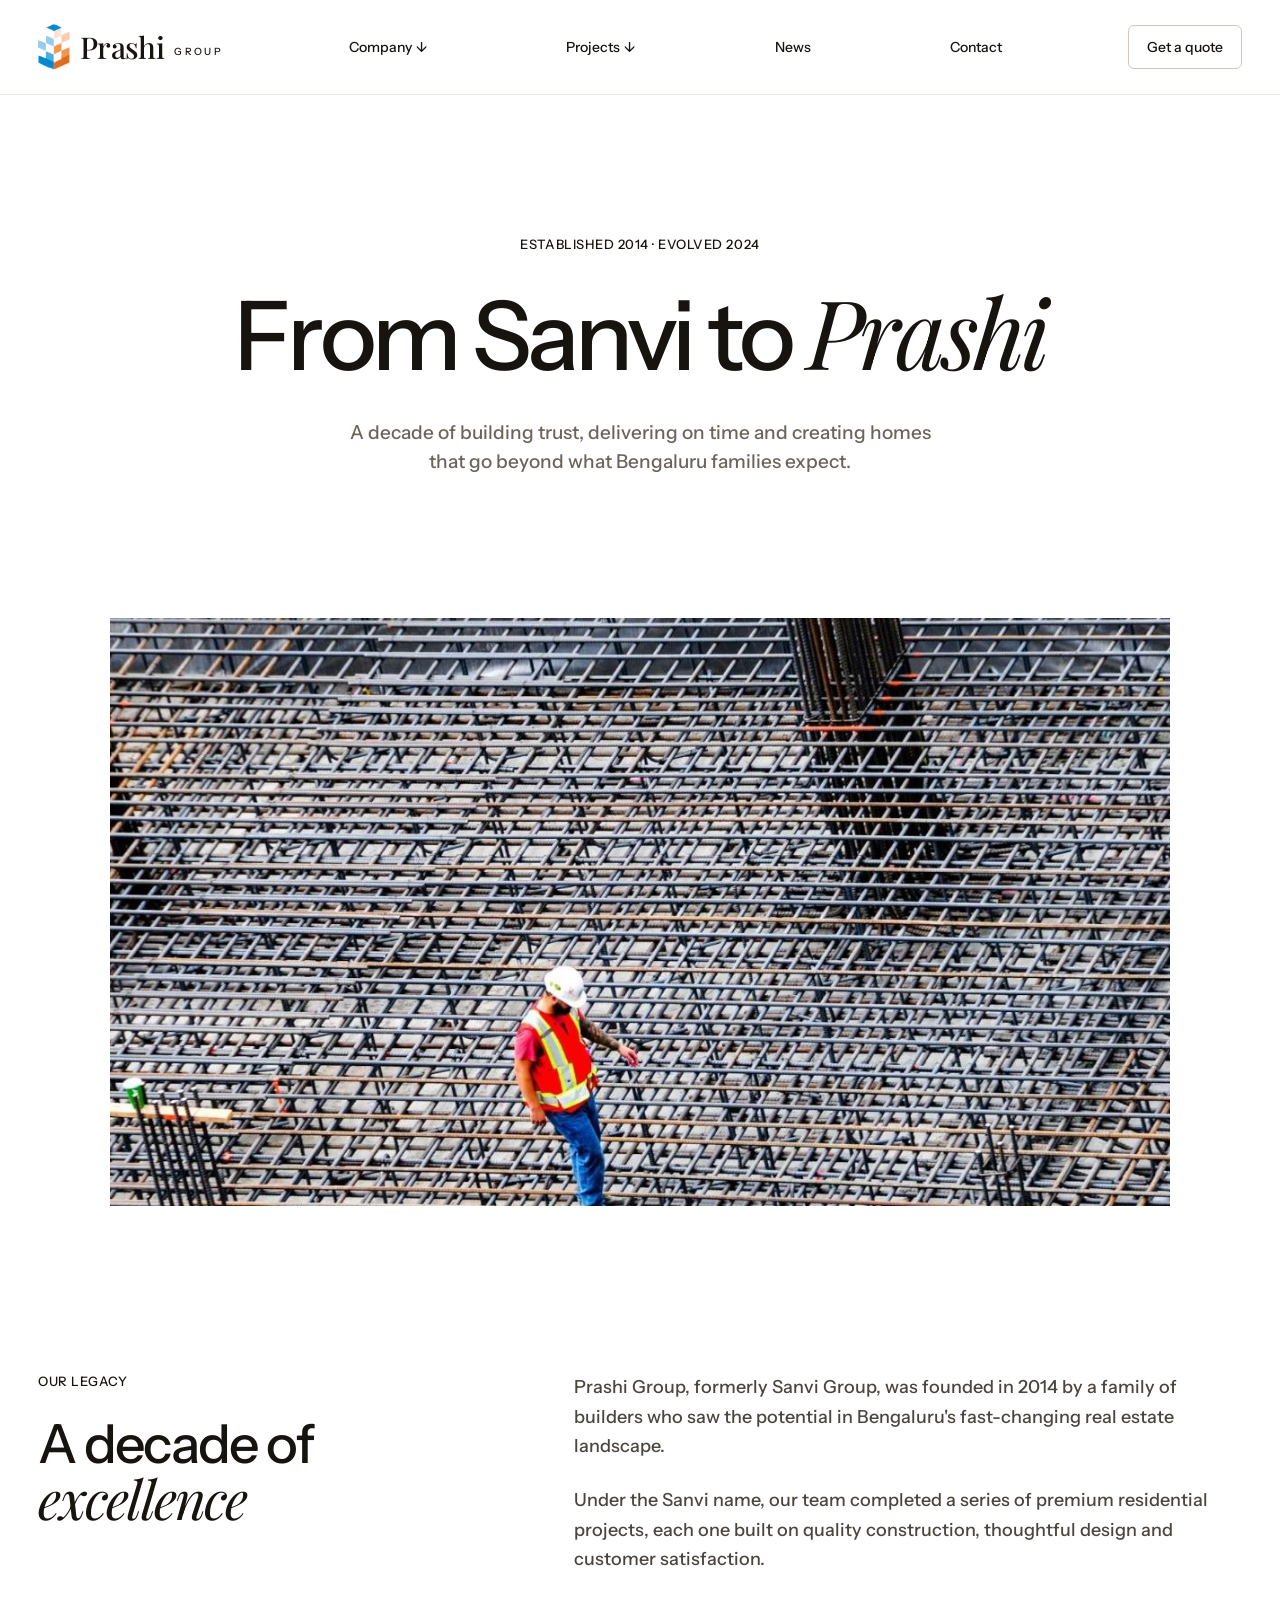
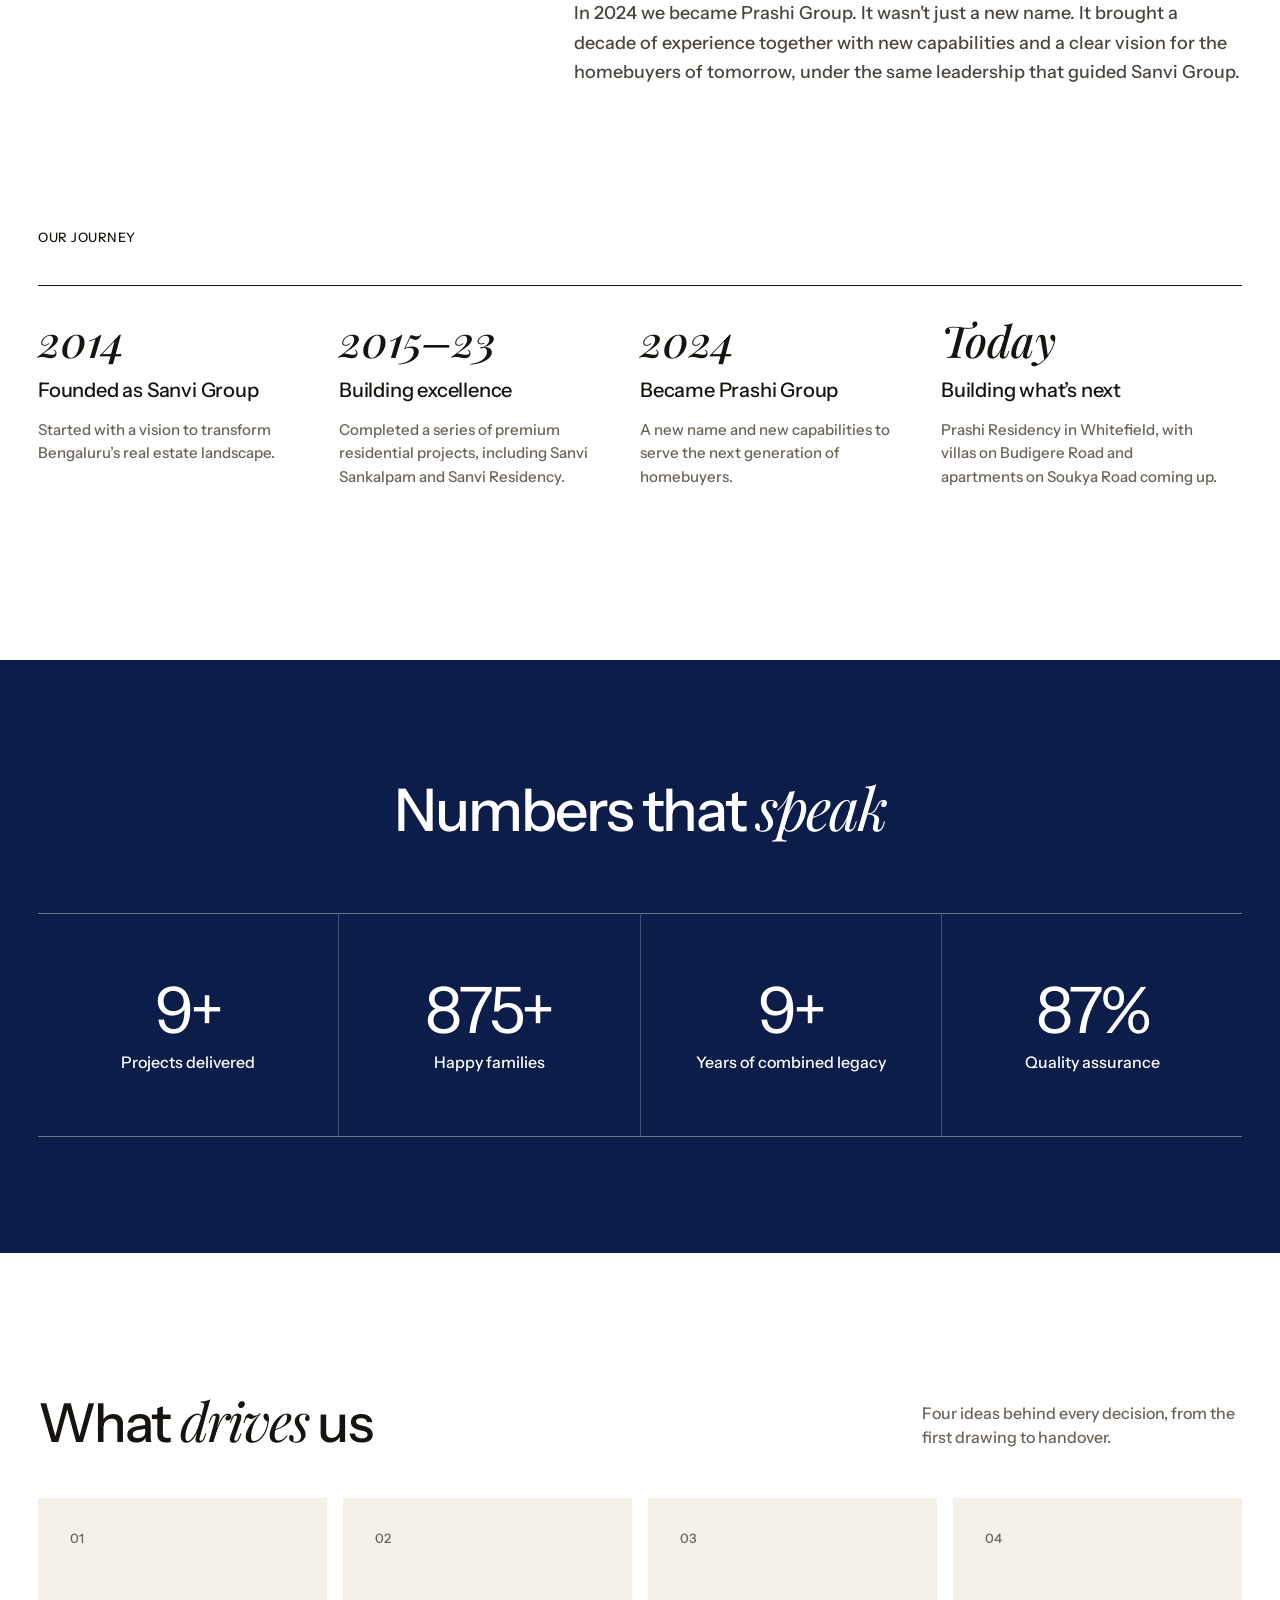
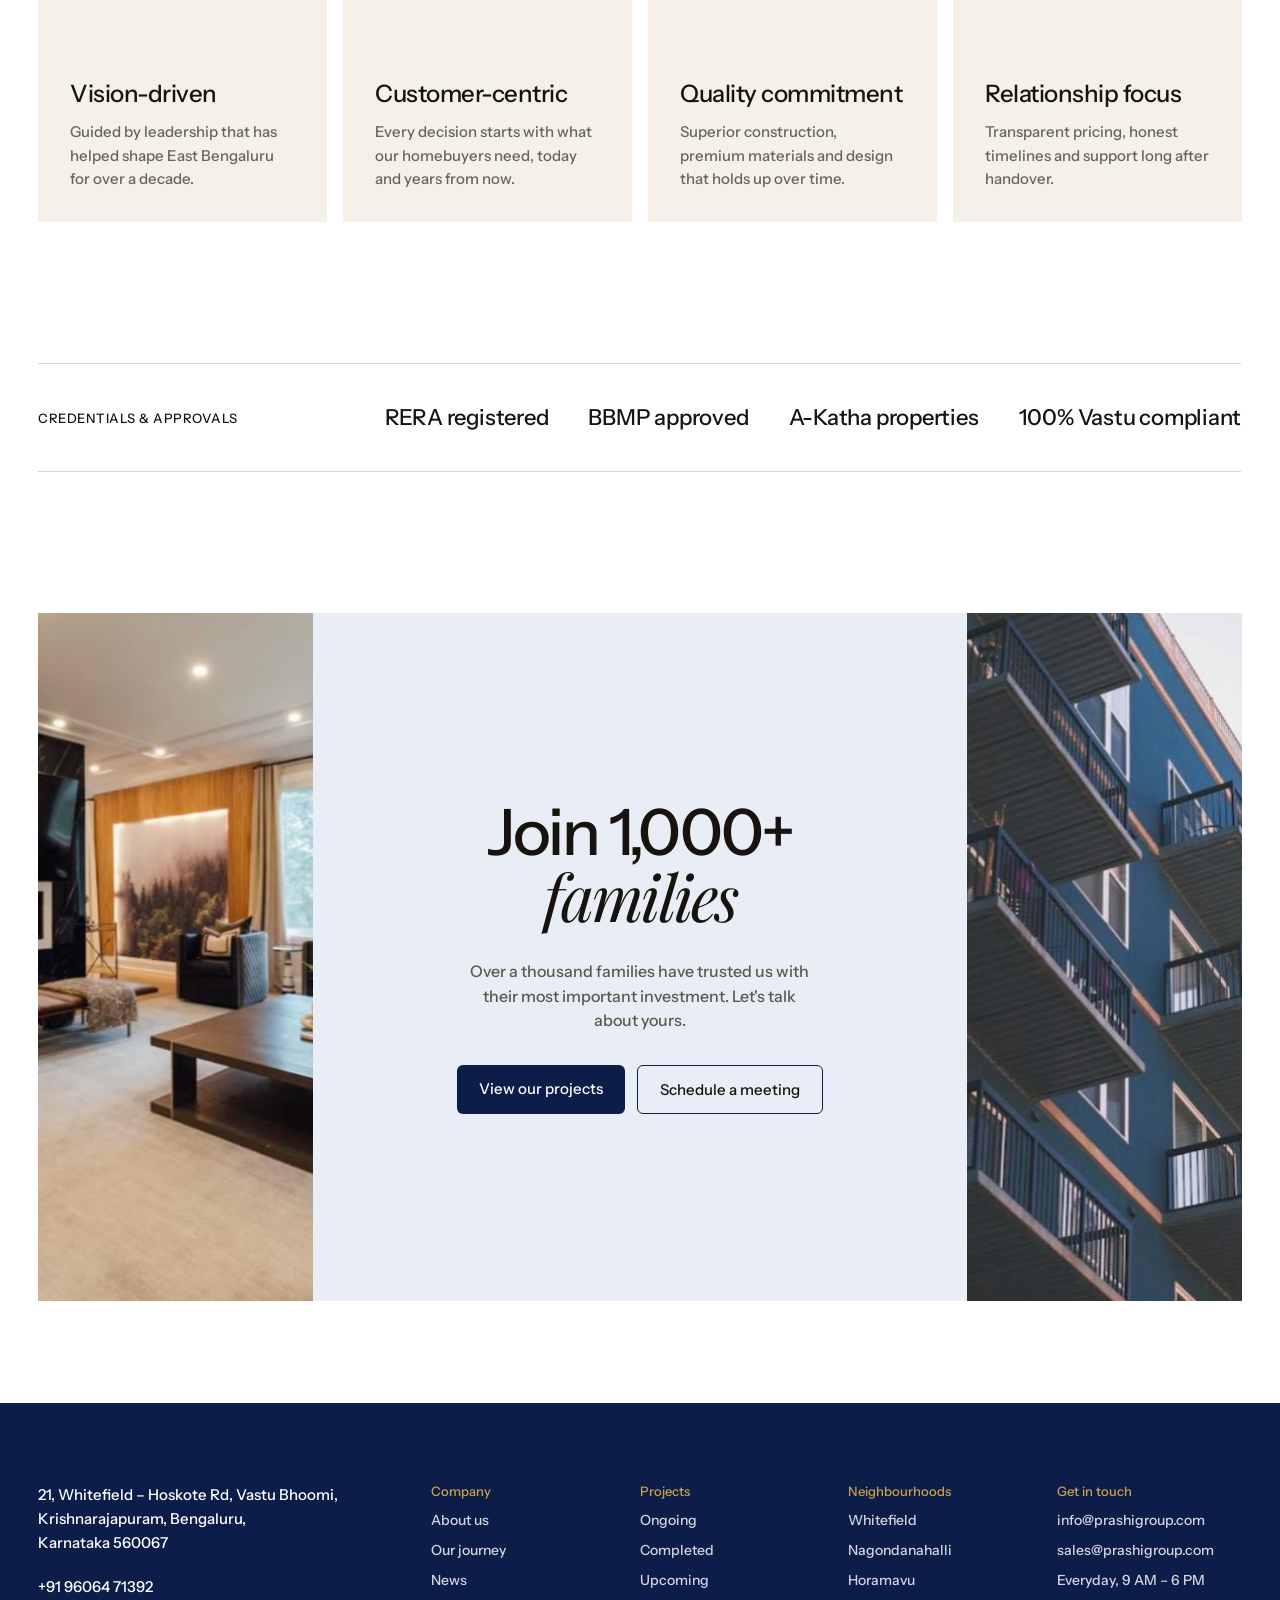
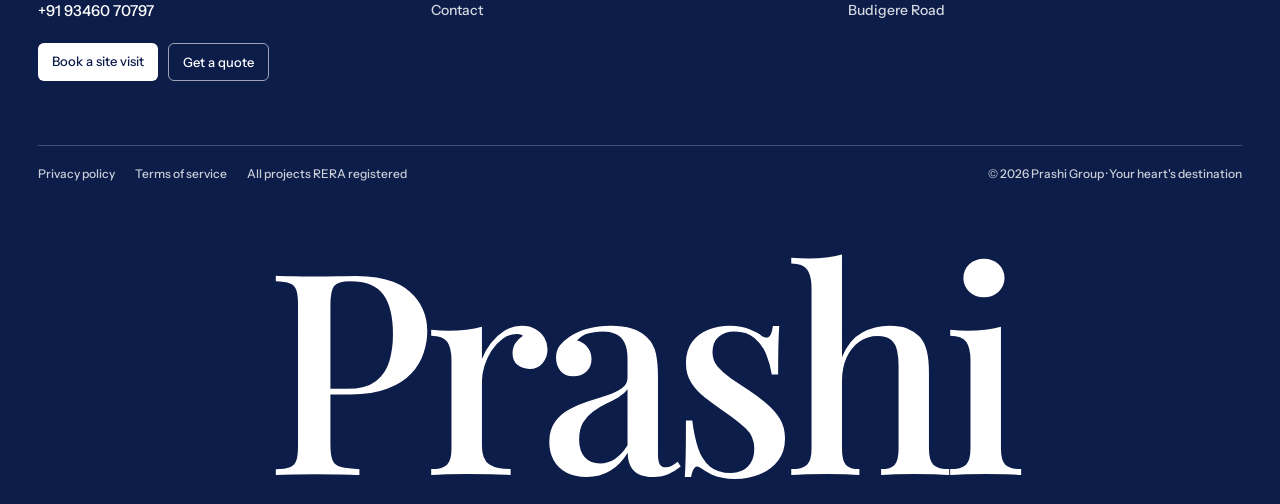
<file: about.html>
<!doctype html>
<html lang="en">
<head>
<meta charset="utf-8">
<meta name="viewport" content="width=device-width, initial-scale=1">
<title>About — Prashi Group</title>
<link rel="icon" type="image/png" href="assets/img/prashi-logo.png">

<link rel="stylesheet" href="https://fonts.googleapis.com/css2?family=Instrument+Sans:wght@400;500;600&amp;family=Playfair+Display:ital,wght@0,400;0,500;1,400;1,500&amp;display=swap">
<style>
body{margin:0}
a{color:inherit;text-decoration:none}
a:hover{opacity:.8}
</style>

<link rel="stylesheet" href="assets/fx.css">
<script src="assets/fx.js"></script>

<link rel="stylesheet" href="https://fonts.googleapis.com/css2?family=Instrument+Sans:wght@400;500;600&amp;family=Playfair+Display:ital,wght@0,400;0,500;1,400;1,500&amp;display=swap">
<style>
body{margin:0}
</style>

</head>
<body>


<div data-fx-root="1" style="font-family: 'Instrument Sans', Arial, sans-serif; color: #17140F; background: #FFFFFF; font-weight: 500">
<div data-intro="1">

<header style="font-family: 'Instrument Sans', Arial, sans-serif; color: #17140F; background: #FFFFFF; border-bottom: 1px solid #ECE7DF; font-weight: 500; box-sizing: border-box; width: 100%; padding: 24px clamp(20px, 3vw, 40px); display: flex; flex-wrap: wrap; align-items: center; justify-content: space-between; gap: 16px 32px">
  <a href="index.html" aria-label="Prashi Group home" style="display: flex; align-items: center; gap: 10px; color: #17140F; text-decoration: none">
    <img src="assets/img/prashi-logo.png" alt="" style="height: 46px; width: auto; display: block">
    <span style="font-family: 'Playfair Display', Georgia, serif; font-size: 30px; line-height: 1; letter-spacing: -0.02em">Prashi</span>
    <span style="font-size: 10px; letter-spacing: 0.24em; text-transform: uppercase; align-self: flex-end; padding-bottom: 12px">Group</span>
  </a>
  <nav aria-label="Main" style="flex: 1 1 520px; display: flex; flex-wrap: wrap; justify-content: space-around; gap: 8px 32px; max-width: 760px; font-size: 14px">
    <a href="about.html" style="display: inline-flex; align-items: center; gap: 4px; padding: 8px 0; color: #17140F; text-decoration: none">Company <span aria-hidden="true">↓</span></a>
    <a href="projects.html" style="display: inline-flex; align-items: center; gap: 4px; padding: 8px 0; color: #17140F; text-decoration: none">Projects <span aria-hidden="true">↓</span></a>
    <a href="news.html" style="padding: 8px 0; color: #17140F; text-decoration: none">News</a>
    <a href="contact.html" style="padding: 8px 0; color: #17140F; text-decoration: none">Contact</a>
  </nav>
  <a href="contact.html" style="font-size: 14px; padding: 12px 18px; border: 1px solid #CFC7BB; border-radius: 6px; color: #17140F; text-decoration: none">Get a quote</a>
</header>
</div>


<section style="padding: clamp(96px, 11vw, 160px) clamp(20px, 3vw, 40px) clamp(80px, 9vw, 120px); text-align: center">
  <p data-intro="1" style="margin: 0 0 32px; font-size: 13px; letter-spacing: 0.04em; text-transform: uppercase">Established 2014 · Evolved 2024</p>
  <h1 style="margin: 0 auto; max-width: 1200px; font-size: clamp(56px, 7.5vw, 116px); line-height: 0.96; letter-spacing: -0.045em; font-weight: 500"><span data-line="1" style="display: block"><span>From Sanvi to <em data-blurword="1" style="font-family: 'Playfair Display', Georgia, serif; font-weight: 400"><span>P</span><span>r</span><span>a</span><span>s</span><span>h</span><span>i</span></em></span></span></h1>
  <p data-intro="2" style="margin: 36px auto 0; max-width: 620px; font-size: 19px; line-height: 1.55; color: #6B645B">A decade of building trust, delivering on time and creating homes that go beyond what Bengaluru families expect.</p>
</section>
<div data-intro="3" style="margin: 0 clamp(20px, 3vw, 40px)">
  <div data-clip="10" style="position: relative; height: clamp(420px, 50vw, 720px); overflow: hidden; background: #3A342C">
    <img data-parallax="0.12" data-scale="1.1" src="assets/img/site-rebar.jpg" alt="A site engineer walking across a rebar grid" style="position: absolute; inset: 0; width: 100%; height: 100%; object-fit: cover; transform: scale(1.1)">
  </div>
</div>


<section style="padding: clamp(96px, 11vw, 160px) clamp(20px, 3vw, 40px); display: flex; flex-wrap: wrap; gap: 56px; justify-content: space-between">
  <div data-reveal="blur" style="flex: 1 1 360px; max-width: 480px">
    <p style="margin: 0 0 28px; font-size: 13px; letter-spacing: 0.04em; text-transform: uppercase">Our legacy</p>
    <h2 style="margin: 0; font-size: clamp(40px, 4.2vw, 60px); line-height: 1; letter-spacing: -0.035em; font-weight: 500">A decade of <em style="font-family: 'Playfair Display', Georgia, serif; font-weight: 400">excellence</em></h2>
  </div>
  <div style="flex: 1 1 520px; max-width: 680px; display: flex; flex-direction: column; gap: 24px; font-size: 18px; line-height: 1.65; color: #4A453E">
    <p data-reveal="up" style="margin: 0">Prashi Group, formerly Sanvi Group, was founded in 2014 by a family of builders who saw the potential in Bengaluru's fast-changing real estate landscape.</p>
    <p data-reveal="up" data-d="1" style="margin: 0">Under the Sanvi name, our team completed a series of premium residential projects, each one built on quality construction, thoughtful design and customer satisfaction.</p>
    <p data-reveal="up" data-d="2" style="margin: 0">In 2024 we became Prashi Group. It wasn't just a new name. It brought a decade of experience together with new capabilities and a clear vision for the homebuyers of tomorrow, under the same leadership that guided Sanvi Group.</p>
  </div>
</section>


<section style="padding: 0 clamp(20px, 3vw, 40px) clamp(96px, 11vw, 160px)">
  <p data-reveal="up" style="margin: 0 0 40px; font-size: 13px; letter-spacing: 0.04em; text-transform: uppercase">Our journey</p>
  <div data-draw="x" style="height: 1px; background: #17140F"></div>
  <div style="display: grid; grid-template-columns: repeat(auto-fit, minmax(260px, 1fr))">
    
      <div data-reveal="up" data-d="1" style="padding: 32px 24px 32px 0; display: flex; flex-direction: column; gap: 16px">
        <span style="font-family: 'Playfair Display', Georgia, serif; font-style: italic; font-size: 44px; line-height: 1">2014</span>
        <span style="font-size: 20px; letter-spacing: -0.01em">Founded as Sanvi Group</span>
        <span style="font-size: 15px; line-height: 1.55; color: #6B645B; max-width: 280px">Started with a vision to transform Bengaluru’s real estate landscape.</span>
      </div>
    
      <div data-reveal="up" data-d="2" style="padding: 32px 24px 32px 0; display: flex; flex-direction: column; gap: 16px">
        <span style="font-family: 'Playfair Display', Georgia, serif; font-style: italic; font-size: 44px; line-height: 1">2015–23</span>
        <span style="font-size: 20px; letter-spacing: -0.01em">Building excellence</span>
        <span style="font-size: 15px; line-height: 1.55; color: #6B645B; max-width: 280px">Completed a series of premium residential projects, including Sanvi Sankalpam and Sanvi Residency.</span>
      </div>
    
      <div data-reveal="up" data-d="3" style="padding: 32px 24px 32px 0; display: flex; flex-direction: column; gap: 16px">
        <span style="font-family: 'Playfair Display', Georgia, serif; font-style: italic; font-size: 44px; line-height: 1">2024</span>
        <span style="font-size: 20px; letter-spacing: -0.01em">Became Prashi Group</span>
        <span style="font-size: 15px; line-height: 1.55; color: #6B645B; max-width: 280px">A new name and new capabilities to serve the next generation of homebuyers.</span>
      </div>
    
      <div data-reveal="up" data-d="4" style="padding: 32px 24px 32px 0; display: flex; flex-direction: column; gap: 16px">
        <span style="font-family: 'Playfair Display', Georgia, serif; font-style: italic; font-size: 44px; line-height: 1">Today</span>
        <span style="font-size: 20px; letter-spacing: -0.01em">Building what’s next</span>
        <span style="font-size: 15px; line-height: 1.55; color: #6B645B; max-width: 280px">Prashi Residency in Whitefield, with villas on Budigere Road and apartments on Soukya Road coming up.</span>
      </div>
    
  </div>
</section>


<section style="background: #0D1D4A; color: #FFFFFF; padding: clamp(80px, 9vw, 120px) clamp(20px, 3vw, 40px)">
  <h2 data-reveal="blur" style="margin: 0 auto 72px; max-width: 820px; text-align: center; font-size: clamp(38px, 4.6vw, 64px); line-height: 1.05; letter-spacing: -0.035em; font-weight: 500">Numbers that <em style="font-family: 'Playfair Display', Georgia, serif; font-weight: 400">speak</em></h2>
  <div style="display: grid; grid-template-columns: repeat(auto-fit, minmax(clamp(25% - 1px, (900px - 100%) * 999, 50% - 1px), 1fr)); gap: 1px; background: rgba(255,255,255,0.22); border-top: 1px solid rgba(255,255,255,0.22); border-bottom: 1px solid rgba(255,255,255,0.22)">
    <div style="background: #0D1D4A; padding: 64px 24px"><div data-reveal="up" style="display: flex; flex-direction: column; gap: 10px; align-items: center; text-align: center"><span data-count="1" style="font-size: clamp(40px, 5vw, 80px); line-height: 1; letter-spacing: -0.04em; font-weight: 400">10+</span><span style="font-size: 16px">Projects delivered</span></div></div>
    <div style="background: #0D1D4A; padding: 64px 24px"><div data-reveal="up" data-d="1" style="display: flex; flex-direction: column; gap: 10px; align-items: center; text-align: center"><span data-count="1" style="font-size: clamp(40px, 5vw, 80px); line-height: 1; letter-spacing: -0.04em; font-weight: 400">1,000+</span><span style="font-size: 16px">Happy families</span></div></div>
    <div style="background: #0D1D4A; padding: 64px 24px"><div data-reveal="up" data-d="2" style="display: flex; flex-direction: column; gap: 10px; align-items: center; text-align: center"><span data-count="1" style="font-size: clamp(40px, 5vw, 80px); line-height: 1; letter-spacing: -0.04em; font-weight: 400">10+</span><span style="font-size: 16px">Years of combined legacy</span></div></div>
    <div style="background: #0D1D4A; padding: 64px 24px"><div data-reveal="up" data-d="3" style="display: flex; flex-direction: column; gap: 10px; align-items: center; text-align: center"><span data-count="1" style="font-size: clamp(40px, 5vw, 80px); line-height: 1; letter-spacing: -0.04em; font-weight: 400">100%</span><span style="font-size: 16px">Quality assurance</span></div></div>
  </div>
</section>


<section style="padding: clamp(96px, 11vw, 160px) clamp(20px, 3vw, 40px)">
  <div style="display: flex; flex-wrap: wrap; justify-content: space-between; align-items: flex-end; gap: 24px; margin-bottom: 48px">
    <h2 data-reveal="blur" style="margin: 0; font-size: clamp(40px, 4.2vw, 60px); line-height: 1; letter-spacing: -0.035em; font-weight: 500">What <em style="font-family: 'Playfair Display', Georgia, serif; font-weight: 400">drives</em> us</h2>
    <p style="margin: 0; max-width: 320px; font-size: 16px; line-height: 1.55; color: #6B645B">Four ideas behind every decision, from the first drawing to handover.</p>
  </div>
  <div style="display: grid; grid-template-columns: repeat(auto-fit, minmax(280px, 1fr)); gap: 16px">
    
      <div data-reveal="up" data-d="1" class="lift" style="background: #F5F1EA; padding: 32px; min-height: 260px; display: flex; flex-direction: column; justify-content: space-between; gap: 32px">
        <span style="font-size: 13px; color: #6B645B">01</span>
        <span style="display: flex; flex-direction: column; gap: 12px">
          <span style="font-size: 24px; letter-spacing: -0.02em">Vision-driven</span>
          <span style="font-size: 15px; line-height: 1.55; color: #6B645B">Guided by leadership that has helped shape East Bengaluru for over a decade.</span>
        </span>
      </div>
    
      <div data-reveal="up" data-d="2" class="lift" style="background: #F5F1EA; padding: 32px; min-height: 260px; display: flex; flex-direction: column; justify-content: space-between; gap: 32px">
        <span style="font-size: 13px; color: #6B645B">02</span>
        <span style="display: flex; flex-direction: column; gap: 12px">
          <span style="font-size: 24px; letter-spacing: -0.02em">Customer-centric</span>
          <span style="font-size: 15px; line-height: 1.55; color: #6B645B">Every decision starts with what our homebuyers need, today and years from now.</span>
        </span>
      </div>
    
      <div data-reveal="up" data-d="3" class="lift" style="background: #F5F1EA; padding: 32px; min-height: 260px; display: flex; flex-direction: column; justify-content: space-between; gap: 32px">
        <span style="font-size: 13px; color: #6B645B">03</span>
        <span style="display: flex; flex-direction: column; gap: 12px">
          <span style="font-size: 24px; letter-spacing: -0.02em">Quality commitment</span>
          <span style="font-size: 15px; line-height: 1.55; color: #6B645B">Superior construction, premium materials and design that holds up over time.</span>
        </span>
      </div>
    
      <div data-reveal="up" data-d="4" class="lift" style="background: #F5F1EA; padding: 32px; min-height: 260px; display: flex; flex-direction: column; justify-content: space-between; gap: 32px">
        <span style="font-size: 13px; color: #6B645B">04</span>
        <span style="display: flex; flex-direction: column; gap: 12px">
          <span style="font-size: 24px; letter-spacing: -0.02em">Relationship focus</span>
          <span style="font-size: 15px; line-height: 1.55; color: #6B645B">Transparent pricing, honest timelines and support long after handover.</span>
        </span>
      </div>
    
  </div>
</section>


<section style="padding: 0 clamp(20px, 3vw, 40px) clamp(96px, 11vw, 160px)">
  <div data-reveal="up" style="border-top: 1px solid #DCD5CA; border-bottom: 1px solid #DCD5CA; padding: 40px 0; display: flex; flex-wrap: wrap; justify-content: space-between; align-items: center; gap: 24px">
    <span style="font-size: 13px; letter-spacing: 0.04em; text-transform: uppercase">Credentials &amp; approvals</span>
    <span style="display: flex; flex-wrap: wrap; gap: 12px 40px; font-size: 22px; letter-spacing: -0.01em">
      <span>RERA registered</span><span>BBMP approved</span><span>A-Katha properties</span><span>100% Vastu compliant</span>
    </span>
  </div>
</section>


<section style="display: flex; flex-wrap: wrap; padding: 0 clamp(20px, 3vw, 40px) clamp(80px, 8vw, 120px)">
  <div style="flex: 1 1 200px; min-height: 560px; position: relative; overflow: hidden; background: #C2B7A6"><img data-parallax="0.12" data-scale="1.15" src="assets/img/cta-lounge.jpg" alt="" style="position: absolute; inset: 0; width: 100%; height: 100%; object-fit: cover; transform: scale(1.15)"></div>
  <div data-reveal="scale" style="flex: 2 1 440px; min-height: 560px; background: #E9EDF5; display: flex; flex-direction: column; align-items: center; justify-content: center; text-align: center; padding: 64px 32px">
    <h2 style="margin: 0; font-size: clamp(44px, 5vw, 72px); line-height: 1; letter-spacing: -0.04em; font-weight: 500">Join 1,000+<br><em style="font-family: 'Playfair Display', Georgia, serif; font-weight: 400">families</em></h2>
    <p style="margin: 28px 0 0; max-width: 340px; font-size: 16px; line-height: 1.55; color: #5C5850">Over a thousand families have trusted us with their most important investment. Let's talk about yours.</p>
    <div style="margin-top: 32px; display: flex; flex-wrap: wrap; gap: 12px; justify-content: center">
      <a href="projects.html" style="padding: 14px 22px; background: #0D1D4A; color: #FFFFFF; border-radius: 6px; font-size: 15px">View our projects</a>
      <a href="contact.html" style="padding: 14px 22px; border: 1px solid #0D1D4A; border-radius: 6px; font-size: 15px">Schedule a meeting</a>
    </div>
  </div>
  <div style="flex: 1 1 200px; min-height: 560px; position: relative; overflow: hidden; background: #C2B7A6"><img data-parallax="-0.12" data-scale="1.15" src="assets/img/cta-balconies.jpg" alt="" style="position: absolute; inset: 0; width: 100%; height: 100%; object-fit: cover; transform: scale(1.15)"></div>
</section>



<footer style="font-family: 'Instrument Sans', Arial, sans-serif; color: #FFFFFF; background: #0D1D4A; font-weight: 500; overflow: hidden">
  <div style="padding: 80px clamp(20px, 3vw, 40px) 0; display: flex; flex-wrap: wrap; gap: 56px; justify-content: space-between">
    <div data-reveal="up" style="flex: 1 1 280px; max-width: 340px; display: flex; flex-direction: column; gap: 20px">
      <p style="margin: 0; font-size: 15px; line-height: 1.6">21, Whitefield – Hoskote Rd, Vastu Bhoomi,<br>Krishnarajapuram, Bengaluru,<br>Karnataka 560067</p>
      <p style="margin: 0; font-size: 15px; line-height: 1.6">+91 96064 71392<br>+91 93460 70797</p>
      <div style="display: flex; flex-wrap: wrap; gap: 10px">
        <a href="contact.html" style="padding: 10px 14px; background: #FFFFFF; color: #0D1D4A; border-radius: 6px; font-size: 13px; text-decoration: none">Book a site visit</a>
        <a href="contact.html" style="padding: 10px 14px; border: 1px solid rgba(255,255,255,0.6); color: #FFFFFF; border-radius: 6px; font-size: 13px; text-decoration: none">Get a quote</a>
      </div>
    </div>
    <div data-reveal="up" data-d="2" style="flex: 3 1 640px; display: grid; grid-template-columns: repeat(auto-fit, minmax(150px, 1fr)); gap: 40px 24px">
      <div style="display: flex; flex-direction: column; gap: 12px; font-size: 14px">
        <span style="font-size: 13px; color: #C9A24B">Company</span>
        <a href="about.html" style="color: rgba(255,255,255,0.82); text-decoration: none">About us</a>
        <a href="about.html" style="color: rgba(255,255,255,0.82); text-decoration: none">Our journey</a>
        <a href="news.html" style="color: rgba(255,255,255,0.82); text-decoration: none">News</a>
        <a href="contact.html" style="color: rgba(255,255,255,0.82); text-decoration: none">Contact</a>
      </div>
      <div style="display: flex; flex-direction: column; gap: 12px; font-size: 14px">
        <span style="font-size: 13px; color: #C9A24B">Projects</span>
        <a href="projects.html" style="color: rgba(255,255,255,0.82); text-decoration: none">Ongoing</a>
        <a href="projects.html" style="color: rgba(255,255,255,0.82); text-decoration: none">Completed</a>
        <a href="projects.html" style="color: rgba(255,255,255,0.82); text-decoration: none">Upcoming</a>
      </div>
      <div style="display: flex; flex-direction: column; gap: 12px; font-size: 14px">
        <span style="font-size: 13px; color: #C9A24B">Neighbourhoods</span>
        <a href="projects.html" style="color: rgba(255,255,255,0.82); text-decoration: none">Whitefield</a>
        <a href="projects.html" style="color: rgba(255,255,255,0.82); text-decoration: none">Nagondanahalli</a>
        <a href="projects.html" style="color: rgba(255,255,255,0.82); text-decoration: none">Horamavu</a>
        <a href="projects.html" style="color: rgba(255,255,255,0.82); text-decoration: none">Budigere Road</a>
      </div>
      <div style="display: flex; flex-direction: column; gap: 12px; font-size: 14px">
        <span style="font-size: 13px; color: #C9A24B">Get in touch</span>
        <a href="mailto:info@prashigroup.com" style="color: rgba(255,255,255,0.82); text-decoration: none">info@prashigroup.com</a>
        <a href="mailto:sales@prashigroup.com" style="color: rgba(255,255,255,0.82); text-decoration: none">sales@prashigroup.com</a>
        <span style="color: rgba(255,255,255,0.82)">Everyday, 9 AM – 6 PM</span>
      </div>
    </div>
  </div>
  <div style="margin: 64px clamp(20px, 3vw, 40px) 0; padding: 20px 0; border-top: 1px solid rgba(255,255,255,0.22); display: flex; flex-wrap: wrap; justify-content: space-between; gap: 12px; font-size: 12px; color: rgba(255,255,255,0.78)">
    <span style="display: flex; gap: 20px; flex-wrap: wrap">
      <a href="index.html" style="color: rgba(255,255,255,0.78); text-decoration: none">Privacy policy</a>
      <a href="index.html" style="color: rgba(255,255,255,0.78); text-decoration: none">Terms of service</a>
      <span>All projects RERA registered</span>
    </span>
    <span>© 2026 Prashi Group · Your heart's destination</span>
  </div>
  <div aria-hidden="true" style="font-family: 'Playfair Display', Georgia, serif; font-size: clamp(120px, 22vw, 320px); line-height: 0.95; letter-spacing: -0.04em; padding: 24px clamp(10px, 2vw, 30px) 0.04em; white-space: nowrap; text-align: center; overflow: hidden"><span data-letters="1" style="display: inline-block"><span>P</span><span>r</span><span>a</span><span>s</span><span>h</span><span>i</span></span></div>
</footer>

</div>


</body>
</html>
</file>
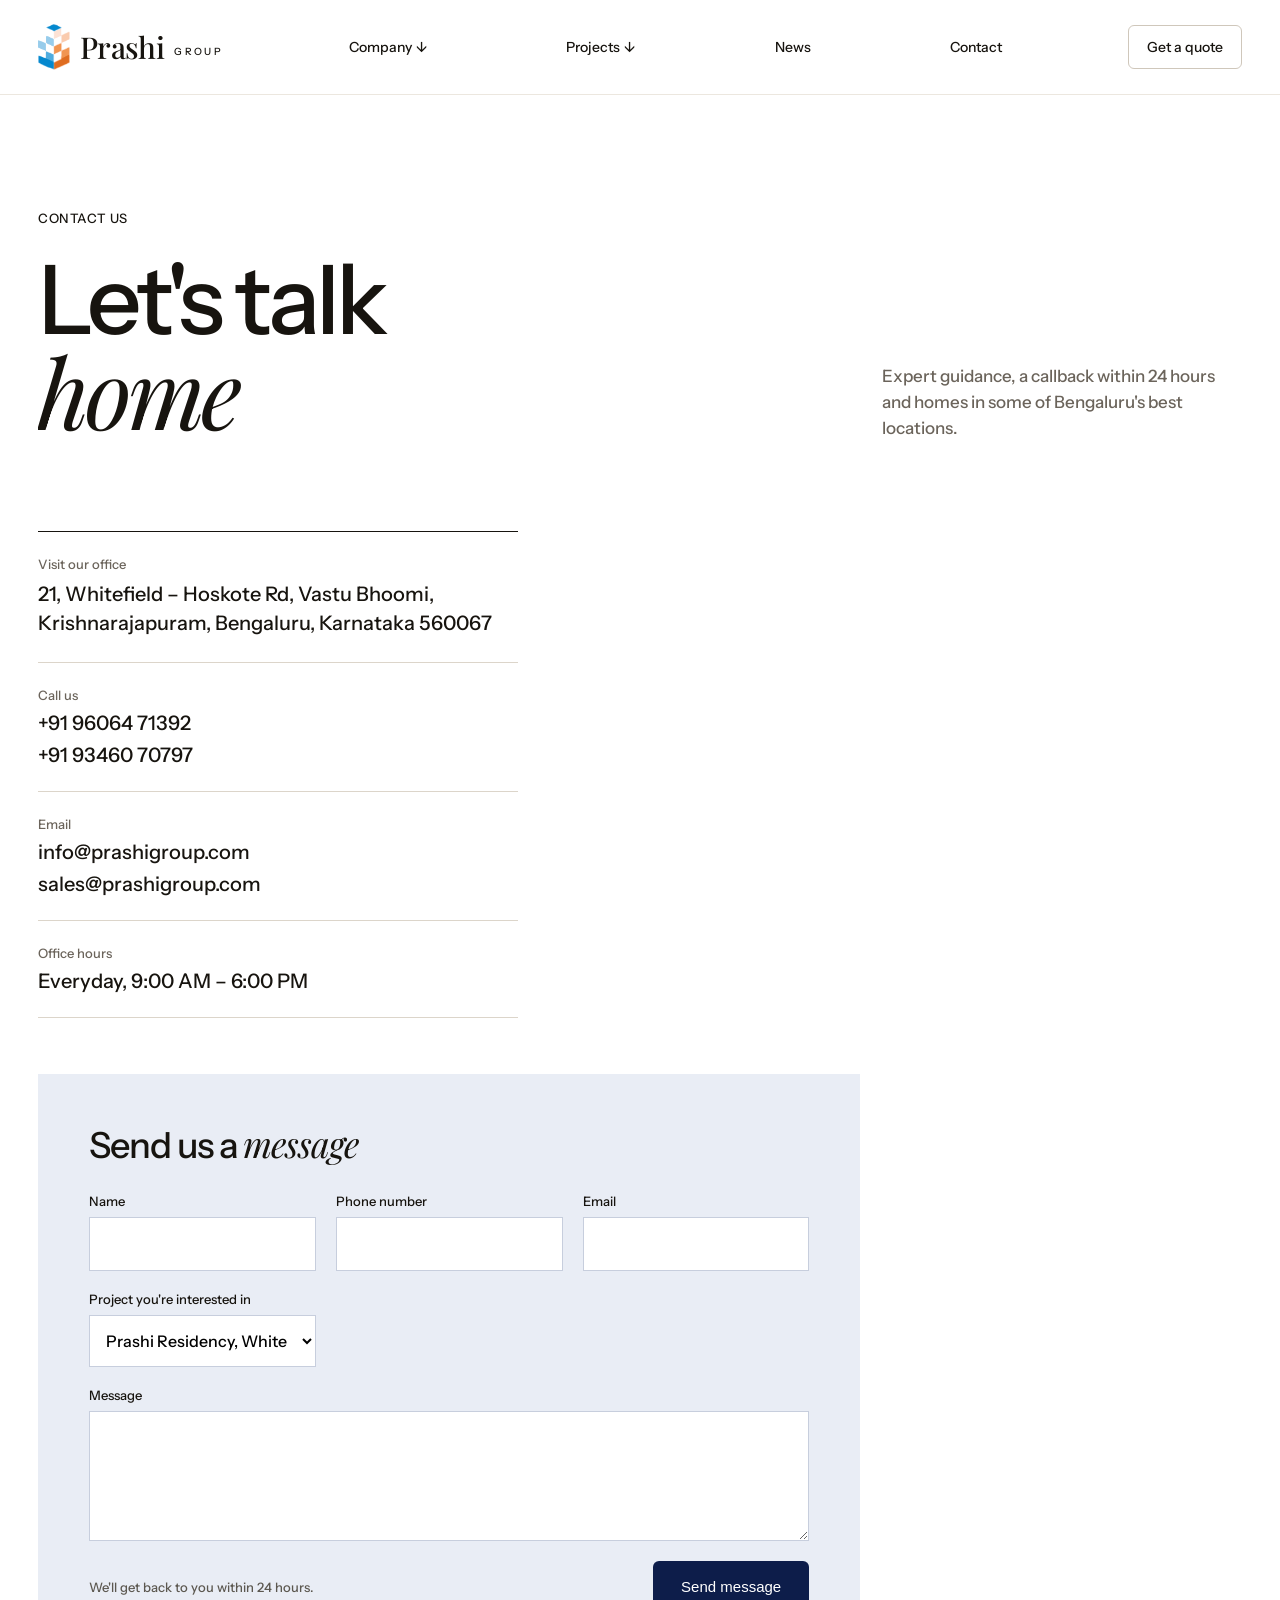
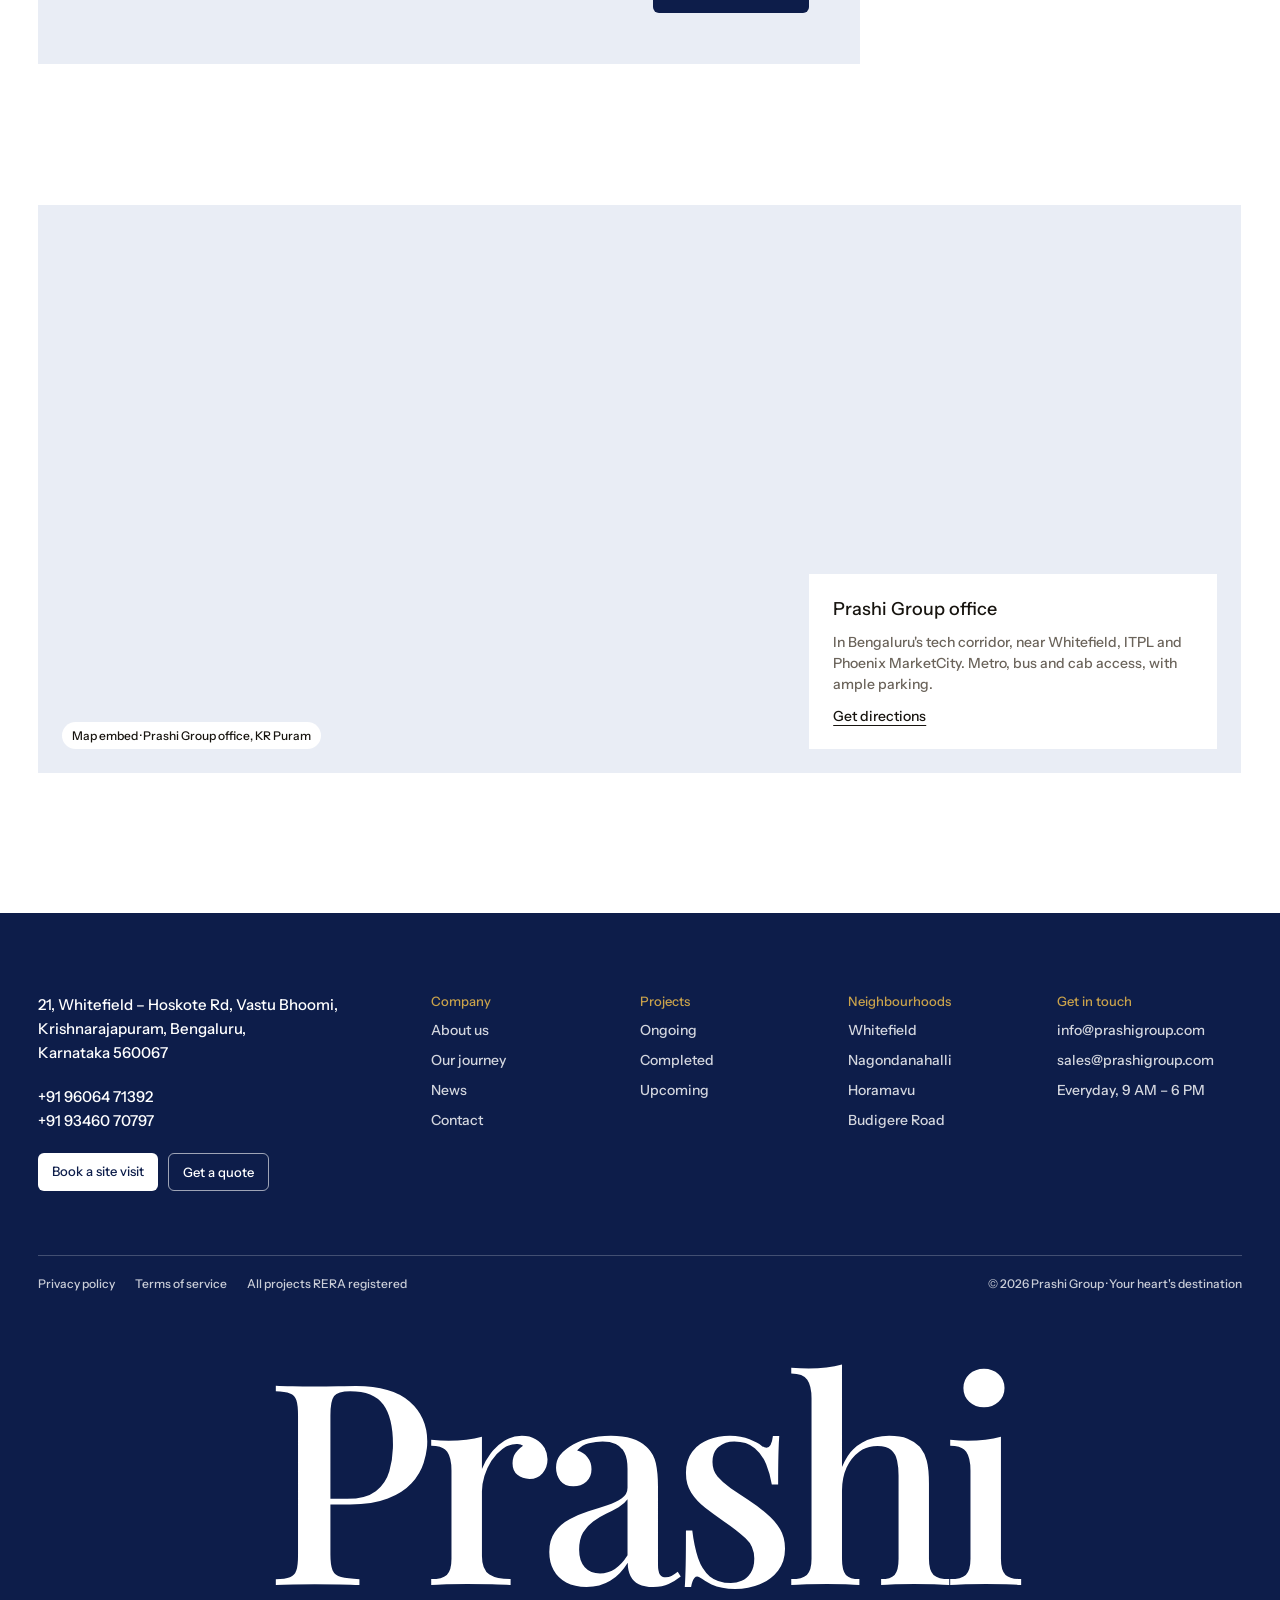
<file: contact.html>
<!doctype html>
<html lang="en">
<head>
<meta charset="utf-8">
<meta name="viewport" content="width=device-width, initial-scale=1">
<title>Contact — Prashi Group</title>
<link rel="icon" type="image/png" href="assets/img/prashi-logo.png">

<link rel="stylesheet" href="https://fonts.googleapis.com/css2?family=Instrument+Sans:wght@400;500;600&amp;family=Playfair+Display:ital,wght@0,400;0,500;1,400;1,500&amp;display=swap">
<style>
body{margin:0}
a{color:inherit;text-decoration:none}
a:hover{opacity:.8}
input,textarea,select{font:inherit}
</style>

<link rel="stylesheet" href="assets/fx.css">
<script src="assets/fx.js"></script>

<link rel="stylesheet" href="https://fonts.googleapis.com/css2?family=Instrument+Sans:wght@400;500;600&amp;family=Playfair+Display:ital,wght@0,400;0,500;1,400;1,500&amp;display=swap">
<style>
body{margin:0}
</style>

</head>
<body>


<div data-fx-root="1" style="font-family: 'Instrument Sans', Arial, sans-serif; color: #17140F; background: #FFFFFF; font-weight: 500">
<div data-intro="1">

<header style="font-family: 'Instrument Sans', Arial, sans-serif; color: #17140F; background: #FFFFFF; border-bottom: 1px solid #ECE7DF; font-weight: 500; box-sizing: border-box; width: 100%; padding: 24px clamp(20px, 3vw, 40px); display: flex; flex-wrap: wrap; align-items: center; justify-content: space-between; gap: 16px 32px">
  <a href="index.html" aria-label="Prashi Group home" style="display: flex; align-items: center; gap: 10px; color: #17140F; text-decoration: none">
    <img src="assets/img/prashi-logo.png" alt="" style="height: 46px; width: auto; display: block">
    <span style="font-family: 'Playfair Display', Georgia, serif; font-size: 30px; line-height: 1; letter-spacing: -0.02em">Prashi</span>
    <span style="font-size: 10px; letter-spacing: 0.24em; text-transform: uppercase; align-self: flex-end; padding-bottom: 12px">Group</span>
  </a>
  <nav aria-label="Main" style="flex: 1 1 520px; display: flex; flex-wrap: wrap; justify-content: space-around; gap: 8px 32px; max-width: 760px; font-size: 14px">
    <a href="about.html" style="display: inline-flex; align-items: center; gap: 4px; padding: 8px 0; color: #17140F; text-decoration: none">Company <span aria-hidden="true">↓</span></a>
    <a href="projects.html" style="display: inline-flex; align-items: center; gap: 4px; padding: 8px 0; color: #17140F; text-decoration: none">Projects <span aria-hidden="true">↓</span></a>
    <a href="news.html" style="padding: 8px 0; color: #17140F; text-decoration: none">News</a>
    <a href="contact.html" style="padding: 8px 0; color: #17140F; text-decoration: none">Contact</a>
  </nav>
  <a href="contact.html" style="font-size: 14px; padding: 12px 18px; border: 1px solid #CFC7BB; border-radius: 6px; color: #17140F; text-decoration: none">Get a quote</a>
</header>
</div>

<section style="padding: clamp(80px, 9vw, 140px) clamp(20px, 3vw, 40px) clamp(64px, 7vw, 96px); display: flex; flex-wrap: wrap; justify-content: space-between; align-items: flex-end; gap: 32px">
  <div style="flex: 1 1 560px; min-width: 0">
    <p data-intro="1" style="margin: 0 0 28px; font-size: 13px; letter-spacing: 0.04em; text-transform: uppercase">Contact us</p>
    <h1 style="margin: 0; font-size: clamp(56px, 7.5vw, 116px); line-height: 0.95; letter-spacing: -0.045em; font-weight: 500"><span data-line="1" style="display: block"><span>Let's talk</span></span><span data-line="2" style="display: block"><span><em data-blurword="1" style="font-family: 'Playfair Display', Georgia, serif; font-weight: 400"><span>h</span><span>o</span><span>m</span><span>e</span></em></span></span></h1>
  </div>
  <p data-intro="2" style="flex: 0 1 360px; margin: 0; font-size: 17px; line-height: 1.55; color: #6B645B">Expert guidance, a callback within 24 hours and homes in some of Bengaluru's best locations.</p>
</section>

<section style="padding: 0 clamp(20px, 3vw, 40px) clamp(96px, 11vw, 160px); display: flex; flex-wrap: wrap; gap: 56px; justify-content: space-between">
  <div style="flex: 1 1 360px; max-width: 480px; display: flex; flex-direction: column">
    <div data-reveal="left" style="padding: 24px 0; border-top: 1px solid #17140F; display: flex; flex-direction: column; gap: 8px">
      <span style="font-size: 13px; color: #6B645B">Visit our office</span>
      <span style="font-size: 20px; line-height: 1.45">21, Whitefield – Hoskote Rd, Vastu Bhoomi, Krishnarajapuram, Bengaluru, Karnataka 560067</span>
    </div>
    <div data-reveal="left" data-d="1" style="padding: 24px 0; border-top: 1px solid #DCD5CA; display: flex; flex-direction: column; gap: 8px">
      <span style="font-size: 13px; color: #6B645B">Call us</span>
      <a href="tel:+919606471392" style="font-size: 20px">+91 96064 71392</a>
      <a href="tel:+919346070797" style="font-size: 20px">+91 93460 70797</a>
    </div>
    <div data-reveal="left" data-d="2" style="padding: 24px 0; border-top: 1px solid #DCD5CA; display: flex; flex-direction: column; gap: 8px">
      <span style="font-size: 13px; color: #6B645B">Email</span>
      <a href="mailto:info@prashigroup.com" style="font-size: 20px">info@prashigroup.com</a>
      <a href="mailto:sales@prashigroup.com" style="font-size: 20px">sales@prashigroup.com</a>
    </div>
    <div data-reveal="left" data-d="3" style="padding: 24px 0; border-top: 1px solid #DCD5CA; border-bottom: 1px solid #DCD5CA; display: flex; flex-direction: column; gap: 8px">
      <span style="font-size: 13px; color: #6B645B">Office hours</span>
      <span style="font-size: 20px">Everyday, 9:00 AM – 6:00 PM</span>
    </div>
  </div>

  <form data-reveal="up" data-d="2" style="flex: 1 1 520px; max-width: 720px; background: #E9EDF5; padding: clamp(28px, 4vw, 56px); display: grid; grid-template-columns: repeat(auto-fit, minmax(220px, 1fr)); gap: 20px; align-content: start">
    <h2 style="grid-column: 1 / -1; margin: 0 0 8px; font-size: 36px; line-height: 1.05; letter-spacing: -0.03em; font-weight: 500">Send us a <em style="font-family: 'Playfair Display', Georgia, serif; font-weight: 400">message</em></h2>
    <label style="display: flex; flex-direction: column; gap: 8px; font-size: 13px">Name<input type="text" style="height: 52px; border: 1px solid #C7CEDD; background: #FFFFFF; padding: 0 14px; font-size: 16px"></label>
    <label style="display: flex; flex-direction: column; gap: 8px; font-size: 13px">Phone number<input type="tel" style="height: 52px; border: 1px solid #C7CEDD; background: #FFFFFF; padding: 0 14px; font-size: 16px"></label>
    <label style="display: flex; flex-direction: column; gap: 8px; font-size: 13px">Email<input type="email" style="height: 52px; border: 1px solid #C7CEDD; background: #FFFFFF; padding: 0 14px; font-size: 16px"></label>
    <label style="display: flex; flex-direction: column; gap: 8px; font-size: 13px">Project you're interested in
      <select style="height: 52px; border: 1px solid #C7CEDD; background: #FFFFFF; padding: 0 12px; font-size: 16px">
        <option>Prashi Residency, Whitefield</option>
        <option>Budigere Road Villas (upcoming)</option>
        <option>Soukya Road Apartments (upcoming)</option>
        <option>General enquiry</option>
      </select>
    </label>
    <label style="grid-column: 1 / -1; display: flex; flex-direction: column; gap: 8px; font-size: 13px">Message<textarea rows="5" style="border: 1px solid #C7CEDD; background: #FFFFFF; padding: 14px; font-size: 16px; resize: vertical"></textarea></label>
    <div style="grid-column: 1 / -1; display: flex; flex-wrap: wrap; align-items: center; justify-content: space-between; gap: 16px">
      <span style="font-size: 13px; color: #5C5850">We'll get back to you within 24 hours.</span>
      <button type="button" style="height: 52px; padding: 0 28px; background: #0D1D4A; color: #FFFFFF; border: 0; border-radius: 6px; font-size: 15px; cursor: pointer">Send message</button>
    </div>
  </form>
</section>

<section style="padding: 0 clamp(20px, 3vw, 40px) clamp(96px, 11vw, 140px)">
  <div data-reveal="scale" style="position: relative; min-height: 520px; background: #E9EDF5; display: flex; align-items: flex-end; justify-content: space-between; flex-wrap: wrap; gap: 16px; padding: 24px">
    <span style="font-size: 12px; background: #FFFFFF; padding: 6px 10px; border-radius: 999px">Map embed · Prashi Group office, KR Puram</span>
    <div style="background: #FFFFFF; padding: 24px; max-width: 360px; display: flex; flex-direction: column; gap: 12px">
      <span style="font-size: 18px">Prashi Group office</span>
      <span style="font-size: 14px; line-height: 1.5; color: #6B645B">In Bengaluru's tech corridor, near Whitefield, ITPL and Phoenix MarketCity. Metro, bus and cab access, with ample parking.</span>
      <a href="https://maps.google.com/?q=Vastu+Bhoomi+Whitefield+Hoskote+Road+Bengaluru" style="font-size: 14px; text-decoration: underline; text-underline-offset: 4px">Get directions</a>
    </div>
  </div>
</section>



<footer style="font-family: 'Instrument Sans', Arial, sans-serif; color: #FFFFFF; background: #0D1D4A; font-weight: 500; overflow: hidden">
  <div style="padding: 80px clamp(20px, 3vw, 40px) 0; display: flex; flex-wrap: wrap; gap: 56px; justify-content: space-between">
    <div data-reveal="up" style="flex: 1 1 280px; max-width: 340px; display: flex; flex-direction: column; gap: 20px">
      <p style="margin: 0; font-size: 15px; line-height: 1.6">21, Whitefield – Hoskote Rd, Vastu Bhoomi,<br>Krishnarajapuram, Bengaluru,<br>Karnataka 560067</p>
      <p style="margin: 0; font-size: 15px; line-height: 1.6">+91 96064 71392<br>+91 93460 70797</p>
      <div style="display: flex; flex-wrap: wrap; gap: 10px">
        <a href="contact.html" style="padding: 10px 14px; background: #FFFFFF; color: #0D1D4A; border-radius: 6px; font-size: 13px; text-decoration: none">Book a site visit</a>
        <a href="contact.html" style="padding: 10px 14px; border: 1px solid rgba(255,255,255,0.6); color: #FFFFFF; border-radius: 6px; font-size: 13px; text-decoration: none">Get a quote</a>
      </div>
    </div>
    <div data-reveal="up" data-d="2" style="flex: 3 1 640px; display: grid; grid-template-columns: repeat(auto-fit, minmax(150px, 1fr)); gap: 40px 24px">
      <div style="display: flex; flex-direction: column; gap: 12px; font-size: 14px">
        <span style="font-size: 13px; color: #C9A24B">Company</span>
        <a href="about.html" style="color: rgba(255,255,255,0.82); text-decoration: none">About us</a>
        <a href="about.html" style="color: rgba(255,255,255,0.82); text-decoration: none">Our journey</a>
        <a href="news.html" style="color: rgba(255,255,255,0.82); text-decoration: none">News</a>
        <a href="contact.html" style="color: rgba(255,255,255,0.82); text-decoration: none">Contact</a>
      </div>
      <div style="display: flex; flex-direction: column; gap: 12px; font-size: 14px">
        <span style="font-size: 13px; color: #C9A24B">Projects</span>
        <a href="projects.html" style="color: rgba(255,255,255,0.82); text-decoration: none">Ongoing</a>
        <a href="projects.html" style="color: rgba(255,255,255,0.82); text-decoration: none">Completed</a>
        <a href="projects.html" style="color: rgba(255,255,255,0.82); text-decoration: none">Upcoming</a>
      </div>
      <div style="display: flex; flex-direction: column; gap: 12px; font-size: 14px">
        <span style="font-size: 13px; color: #C9A24B">Neighbourhoods</span>
        <a href="projects.html" style="color: rgba(255,255,255,0.82); text-decoration: none">Whitefield</a>
        <a href="projects.html" style="color: rgba(255,255,255,0.82); text-decoration: none">Nagondanahalli</a>
        <a href="projects.html" style="color: rgba(255,255,255,0.82); text-decoration: none">Horamavu</a>
        <a href="projects.html" style="color: rgba(255,255,255,0.82); text-decoration: none">Budigere Road</a>
      </div>
      <div style="display: flex; flex-direction: column; gap: 12px; font-size: 14px">
        <span style="font-size: 13px; color: #C9A24B">Get in touch</span>
        <a href="mailto:info@prashigroup.com" style="color: rgba(255,255,255,0.82); text-decoration: none">info@prashigroup.com</a>
        <a href="mailto:sales@prashigroup.com" style="color: rgba(255,255,255,0.82); text-decoration: none">sales@prashigroup.com</a>
        <span style="color: rgba(255,255,255,0.82)">Everyday, 9 AM – 6 PM</span>
      </div>
    </div>
  </div>
  <div style="margin: 64px clamp(20px, 3vw, 40px) 0; padding: 20px 0; border-top: 1px solid rgba(255,255,255,0.22); display: flex; flex-wrap: wrap; justify-content: space-between; gap: 12px; font-size: 12px; color: rgba(255,255,255,0.78)">
    <span style="display: flex; gap: 20px; flex-wrap: wrap">
      <a href="index.html" style="color: rgba(255,255,255,0.78); text-decoration: none">Privacy policy</a>
      <a href="index.html" style="color: rgba(255,255,255,0.78); text-decoration: none">Terms of service</a>
      <span>All projects RERA registered</span>
    </span>
    <span>© 2026 Prashi Group · Your heart's destination</span>
  </div>
  <div aria-hidden="true" style="font-family: 'Playfair Display', Georgia, serif; font-size: clamp(120px, 22vw, 320px); line-height: 0.95; letter-spacing: -0.04em; padding: 24px clamp(10px, 2vw, 30px) 0.04em; white-space: nowrap; text-align: center; overflow: hidden"><span data-letters="1" style="display: inline-block"><span>P</span><span>r</span><span>a</span><span>s</span><span>h</span><span>i</span></span></div>
</footer>

</div>


</body>
</html>
</file>
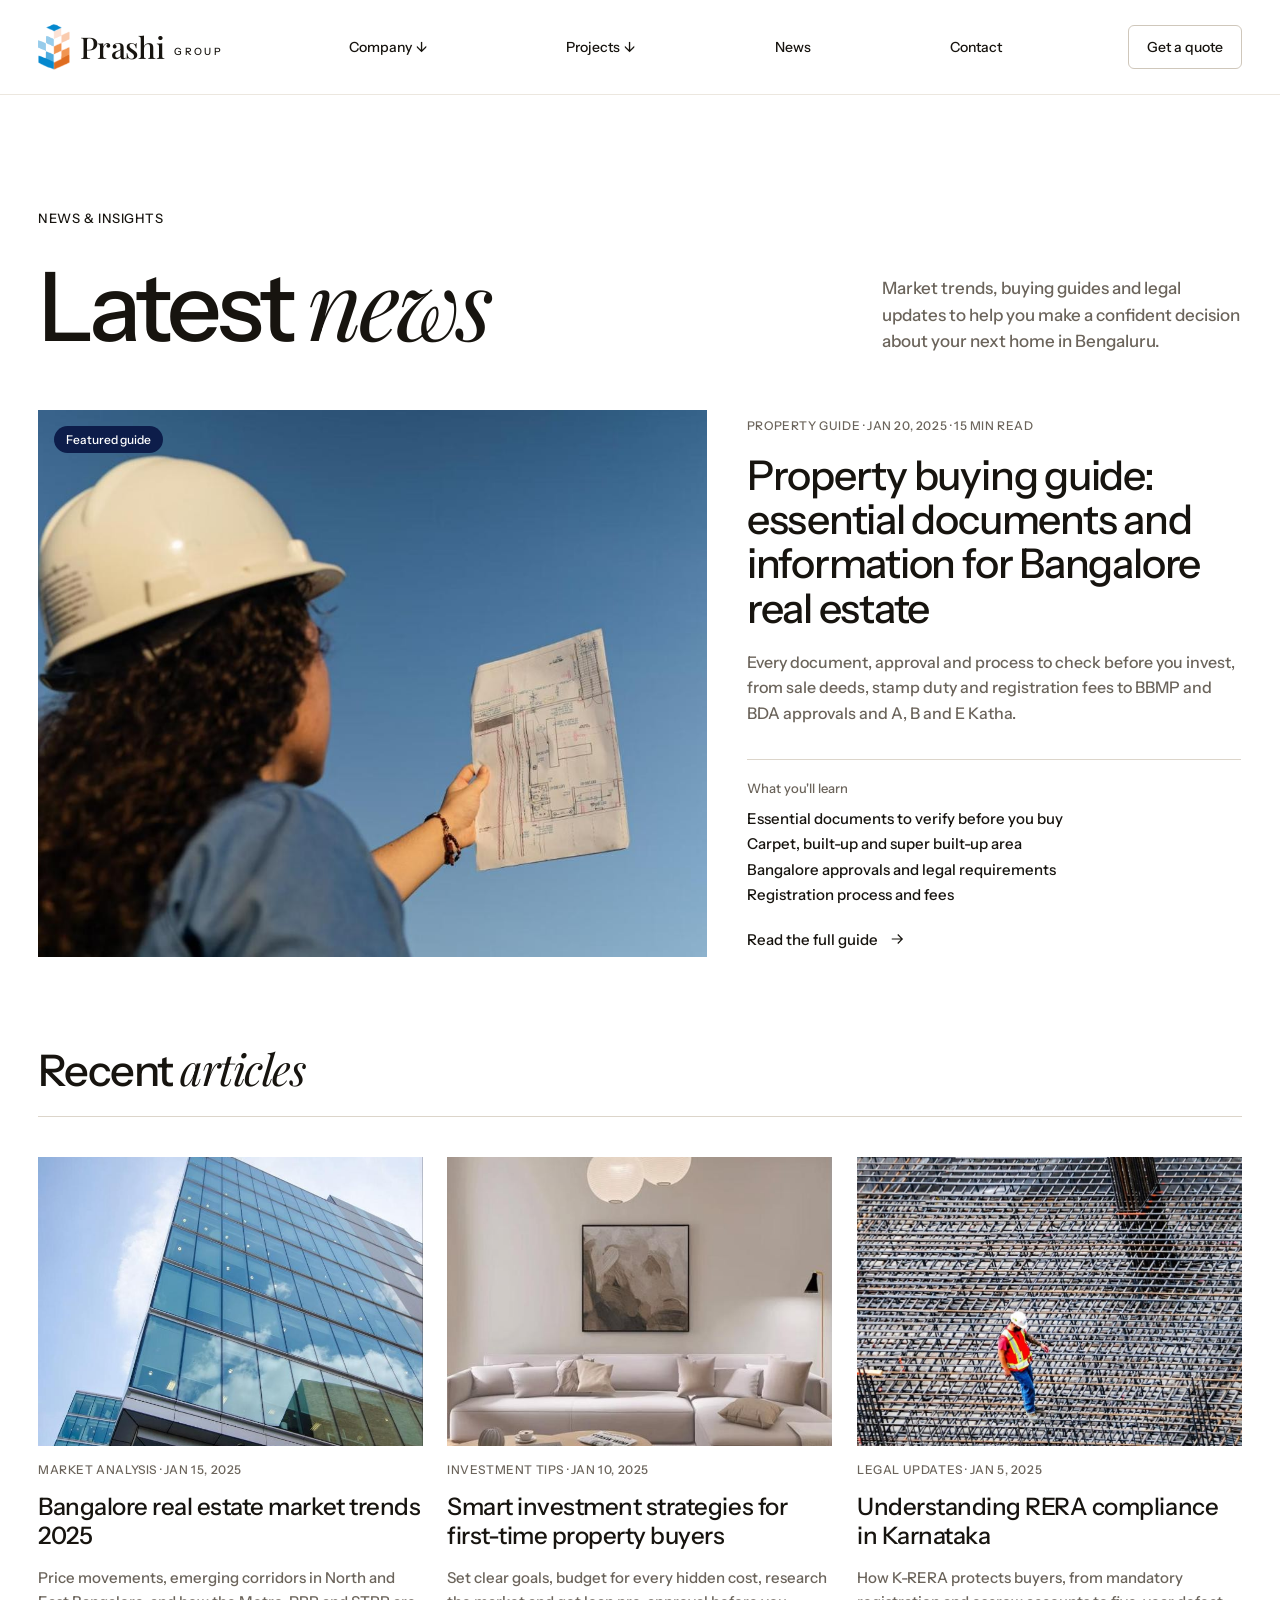
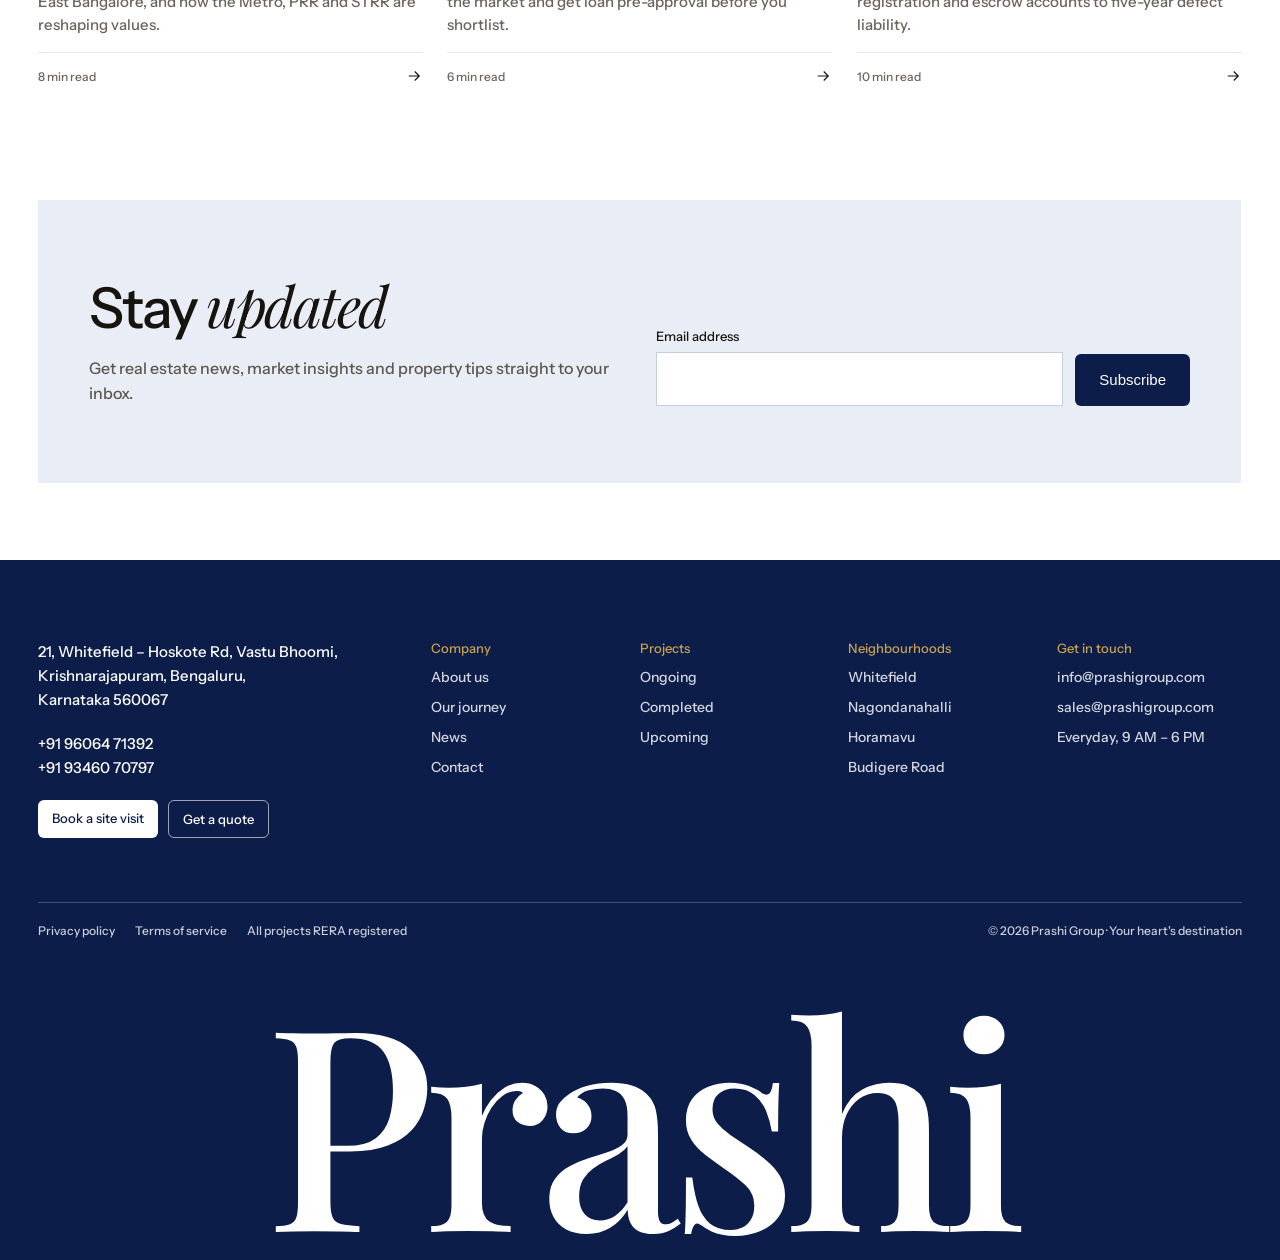
<file: news.html>
<!doctype html>
<html lang="en">
<head>
<meta charset="utf-8">
<meta name="viewport" content="width=device-width, initial-scale=1">
<title>News — Prashi Group</title>
<link rel="icon" type="image/png" href="assets/img/prashi-logo.png">

<link rel="stylesheet" href="https://fonts.googleapis.com/css2?family=Instrument+Sans:wght@400;500;600&amp;family=Playfair+Display:ital,wght@0,400;0,500;1,400;1,500&amp;display=swap">
<style>
body{margin:0}
a{color:inherit;text-decoration:none}
a:hover{opacity:.85}
input{font:inherit}
</style>

<link rel="stylesheet" href="assets/fx.css">
<script src="assets/fx.js"></script>

<link rel="stylesheet" href="https://fonts.googleapis.com/css2?family=Instrument+Sans:wght@400;500;600&amp;family=Playfair+Display:ital,wght@0,400;0,500;1,400;1,500&amp;display=swap">
<style>
body{margin:0}
</style>

</head>
<body>


<div data-fx-root="1" style="font-family: 'Instrument Sans', Arial, sans-serif; color: #17140F; background: #FFFFFF; font-weight: 500">
<div data-intro="1">

<header style="font-family: 'Instrument Sans', Arial, sans-serif; color: #17140F; background: #FFFFFF; border-bottom: 1px solid #ECE7DF; font-weight: 500; box-sizing: border-box; width: 100%; padding: 24px clamp(20px, 3vw, 40px); display: flex; flex-wrap: wrap; align-items: center; justify-content: space-between; gap: 16px 32px">
  <a href="index.html" aria-label="Prashi Group home" style="display: flex; align-items: center; gap: 10px; color: #17140F; text-decoration: none">
    <img src="assets/img/prashi-logo.png" alt="" style="height: 46px; width: auto; display: block">
    <span style="font-family: 'Playfair Display', Georgia, serif; font-size: 30px; line-height: 1; letter-spacing: -0.02em">Prashi</span>
    <span style="font-size: 10px; letter-spacing: 0.24em; text-transform: uppercase; align-self: flex-end; padding-bottom: 12px">Group</span>
  </a>
  <nav aria-label="Main" style="flex: 1 1 520px; display: flex; flex-wrap: wrap; justify-content: space-around; gap: 8px 32px; max-width: 760px; font-size: 14px">
    <a href="about.html" style="display: inline-flex; align-items: center; gap: 4px; padding: 8px 0; color: #17140F; text-decoration: none">Company <span aria-hidden="true">↓</span></a>
    <a href="projects.html" style="display: inline-flex; align-items: center; gap: 4px; padding: 8px 0; color: #17140F; text-decoration: none">Projects <span aria-hidden="true">↓</span></a>
    <a href="news.html" style="padding: 8px 0; color: #17140F; text-decoration: none">News</a>
    <a href="contact.html" style="padding: 8px 0; color: #17140F; text-decoration: none">Contact</a>
  </nav>
  <a href="contact.html" style="font-size: 14px; padding: 12px 18px; border: 1px solid #CFC7BB; border-radius: 6px; color: #17140F; text-decoration: none">Get a quote</a>
</header>
</div>

<section style="padding: clamp(80px, 9vw, 140px) clamp(20px, 3vw, 40px) 56px; display: flex; flex-wrap: wrap; justify-content: space-between; align-items: flex-end; gap: 32px">
  <div style="flex: 1 1 560px; min-width: 0">
    <p data-intro="1" style="margin: 0 0 28px; font-size: 13px; letter-spacing: 0.04em; text-transform: uppercase">News &amp; insights</p>
    <h1 style="margin: 0; font-size: clamp(56px, 7.5vw, 116px); line-height: 0.98; letter-spacing: -0.045em; font-weight: 500">
      <span data-line="1" style="display: block"><span>Latest <em data-blurword="1" style="font-family: 'Playfair Display', Georgia, serif; font-weight: 400"><span>n</span><span>e</span><span>w</span><span>s</span></em></span></span>
    </h1>
  </div>
  <p data-intro="2" style="flex: 0 1 360px; margin: 0; font-size: 17px; line-height: 1.55; color: #6B645B">Market trends, buying guides and legal updates to help you make a confident decision about your next home in Bengaluru.</p>
</section>


<section style="padding: 0 clamp(20px, 3vw, 40px) clamp(64px, 7vw, 104px)">
  <a href="news.html" data-reveal="up" class="nudge" style="display: flex; flex-wrap: wrap; gap: 40px; align-items: stretch">
    <span class="zoom" style="flex: 1.3 1 520px; min-height: 480px; position: relative; display: block">
      <img src="assets/img/engineer-plans.jpg" alt="An engineer on site checking a floor plan" style="position: absolute; inset: 0; width: 100%; height: 100%; object-fit: cover; object-position: center 35%; display: block">
      <span style="position: absolute; left: 16px; top: 16px; font-size: 12px; background: #0D1D4A; color: #FFFFFF; padding: 6px 12px; border-radius: 999px">Featured guide</span>
    </span>
    <span style="flex: 1 1 380px; display: flex; flex-direction: column; justify-content: space-between; gap: 32px; padding: 8px 0">
      <span style="display: flex; flex-direction: column; gap: 20px">
        <span style="font-size: 12px; letter-spacing: 0.05em; text-transform: uppercase; color: #6B645B">Property guide · Jan 20, 2025 · 15 min read</span>
        <span style="font-size: clamp(30px, 3.2vw, 46px); line-height: 1.08; letter-spacing: -0.03em">Property buying guide: essential documents and information for Bangalore real estate</span>
        <span style="font-size: 16px; line-height: 1.6; color: #6B645B; max-width: 520px">Every document, approval and process to check before you invest, from sale deeds, stamp duty and registration fees to BBMP and BDA approvals and A, B and E Katha.</span>
      </span>
      <span style="display: flex; flex-direction: column; gap: 10px; border-top: 1px solid #DCD5CA; padding-top: 20px">
        <span style="font-size: 13px; color: #6B645B">What you'll learn</span>
        <span style="font-size: 15px; line-height: 1.7">Essential documents to verify before you buy<br>Carpet, built-up and super built-up area<br>Bangalore approvals and legal requirements<br>Registration process and fees</span>
        <span style="display: flex; align-items: center; gap: 10px; margin-top: 12px; font-size: 15px">Read the full guide <svg width="18" height="18" viewbox="0 0 24 24" fill="none" stroke="currentColor" stroke-width="1.6" aria-hidden="true"><path d="M5 12h14M13 6l6 6-6 6"></path></svg></span>
      </span>
    </span>
  </a>
</section>


<section style="padding: 0 clamp(20px, 3vw, 40px) clamp(80px, 9vw, 140px)">
  <div style="display: flex; justify-content: space-between; align-items: flex-end; padding-bottom: 24px">
    <h2 data-reveal="blur" style="margin: 0; font-size: clamp(32px, 3.4vw, 48px); line-height: 1; letter-spacing: -0.035em; font-weight: 500">Recent <em style="font-family: 'Playfair Display', Georgia, serif; font-weight: 400">articles</em></h2>
  </div>
  <div data-draw="x" style="height: 1px; background: #DCD5CA"></div>
  <div style="display: grid; grid-template-columns: repeat(auto-fit, minmax(320px, 1fr)); gap: 40px 24px; padding-top: 40px">
    <a href="news.html" data-reveal="up" class="nudge" style="display: flex; flex-direction: column; gap: 16px">
      <span class="zoom" style="display: block; aspect-ratio: 4 / 3"><img src="assets/img/n-whitefield.jpg" alt="Glass office towers" style="width: 100%; height: 100%; object-fit: cover; display: block"></span>
      <span style="font-size: 12px; letter-spacing: 0.05em; text-transform: uppercase; color: #6B645B">Market analysis · Jan 15, 2025</span>
      <span style="font-size: 24px; line-height: 1.2; letter-spacing: -0.02em">Bangalore real estate market trends 2025</span>
      <span style="font-size: 15px; line-height: 1.55; color: #6B645B">Price movements, emerging corridors in North and East Bangalore, and how the Metro, PRR and STRR are reshaping values.</span>
      <span style="display: flex; justify-content: space-between; align-items: center; font-size: 12px; color: #6B645B; border-top: 1px solid #ECE7DF; padding-top: 14px">8 min read<svg width="18" height="18" viewbox="0 0 24 24" fill="none" stroke="#17140F" stroke-width="1.6" aria-hidden="true"><path d="M5 12h14M13 6l6 6-6 6"></path></svg></span>
    </a>
    <a href="news.html" data-reveal="up" data-d="1" class="nudge" style="display: flex; flex-direction: column; gap: 16px">
      <span class="zoom" style="display: block; aspect-ratio: 4 / 3"><img src="assets/img/interior-living.jpg" alt="A bright, modern living room" style="width: 100%; height: 100%; object-fit: cover; display: block"></span>
      <span style="font-size: 12px; letter-spacing: 0.05em; text-transform: uppercase; color: #6B645B">Investment tips · Jan 10, 2025</span>
      <span style="font-size: 24px; line-height: 1.2; letter-spacing: -0.02em">Smart investment strategies for first-time property buyers</span>
      <span style="font-size: 15px; line-height: 1.55; color: #6B645B">Set clear goals, budget for every hidden cost, research the market and get loan pre-approval before you shortlist.</span>
      <span style="display: flex; justify-content: space-between; align-items: center; font-size: 12px; color: #6B645B; border-top: 1px solid #ECE7DF; padding-top: 14px">6 min read<svg width="18" height="18" viewbox="0 0 24 24" fill="none" stroke="#17140F" stroke-width="1.6" aria-hidden="true"><path d="M5 12h14M13 6l6 6-6 6"></path></svg></span>
    </a>
    <a href="news.html" data-reveal="up" data-d="2" class="nudge" style="display: flex; flex-direction: column; gap: 16px">
      <span class="zoom" style="display: block; aspect-ratio: 4 / 3"><img src="assets/img/site-rebar.jpg" alt="A site engineer on a rebar grid" style="width: 100%; height: 100%; object-fit: cover; display: block"></span>
      <span style="font-size: 12px; letter-spacing: 0.05em; text-transform: uppercase; color: #6B645B">Legal updates · Jan 5, 2025</span>
      <span style="font-size: 24px; line-height: 1.2; letter-spacing: -0.02em">Understanding RERA compliance in Karnataka</span>
      <span style="font-size: 15px; line-height: 1.55; color: #6B645B">How K-RERA protects buyers, from mandatory registration and escrow accounts to five-year defect liability.</span>
      <span style="display: flex; justify-content: space-between; align-items: center; font-size: 12px; color: #6B645B; border-top: 1px solid #ECE7DF; padding-top: 14px">10 min read<svg width="18" height="18" viewbox="0 0 24 24" fill="none" stroke="#17140F" stroke-width="1.6" aria-hidden="true"><path d="M5 12h14M13 6l6 6-6 6"></path></svg></span>
    </a>
  </div>
</section>


<section style="padding: 0 clamp(20px, 3vw, 40px) clamp(64px, 6vw, 96px)">
  <div data-reveal="scale" style="background: #E9EDF5; padding: clamp(48px, 6vw, 88px) clamp(24px, 4vw, 64px); display: flex; flex-wrap: wrap; justify-content: space-between; align-items: flex-end; gap: 32px">
    <div style="flex: 1 1 420px; max-width: 560px">
      <h2 style="margin: 0; font-size: clamp(40px, 4.4vw, 64px); line-height: 1; letter-spacing: -0.04em; font-weight: 500">Stay <em style="font-family: 'Playfair Display', Georgia, serif; font-weight: 400">updated</em></h2>
      <p style="margin: 20px 0 0; font-size: 16px; line-height: 1.55; color: #5C5850">Get real estate news, market insights and property tips straight to your inbox.</p>
    </div>
    <form style="flex: 1 1 420px; max-width: 560px; display: flex; flex-wrap: wrap; gap: 12px; align-items: flex-end">
      <label style="flex: 1 1 260px; display: flex; flex-direction: column; gap: 8px; font-size: 13px">Email address<input type="email" style="height: 52px; border: 1px solid #C7CEDD; background: #FFFFFF; padding: 0 14px; font-size: 16px"></label>
      <button type="button" class="lift" style="height: 52px; padding: 0 24px; background: #0D1D4A; color: #FFFFFF; border: 0; border-radius: 6px; font-size: 15px; cursor: pointer">Subscribe</button>
    </form>
  </div>
</section>



<footer style="font-family: 'Instrument Sans', Arial, sans-serif; color: #FFFFFF; background: #0D1D4A; font-weight: 500; overflow: hidden">
  <div style="padding: 80px clamp(20px, 3vw, 40px) 0; display: flex; flex-wrap: wrap; gap: 56px; justify-content: space-between">
    <div data-reveal="up" style="flex: 1 1 280px; max-width: 340px; display: flex; flex-direction: column; gap: 20px">
      <p style="margin: 0; font-size: 15px; line-height: 1.6">21, Whitefield – Hoskote Rd, Vastu Bhoomi,<br>Krishnarajapuram, Bengaluru,<br>Karnataka 560067</p>
      <p style="margin: 0; font-size: 15px; line-height: 1.6">+91 96064 71392<br>+91 93460 70797</p>
      <div style="display: flex; flex-wrap: wrap; gap: 10px">
        <a href="contact.html" style="padding: 10px 14px; background: #FFFFFF; color: #0D1D4A; border-radius: 6px; font-size: 13px; text-decoration: none">Book a site visit</a>
        <a href="contact.html" style="padding: 10px 14px; border: 1px solid rgba(255,255,255,0.6); color: #FFFFFF; border-radius: 6px; font-size: 13px; text-decoration: none">Get a quote</a>
      </div>
    </div>
    <div data-reveal="up" data-d="2" style="flex: 3 1 640px; display: grid; grid-template-columns: repeat(auto-fit, minmax(150px, 1fr)); gap: 40px 24px">
      <div style="display: flex; flex-direction: column; gap: 12px; font-size: 14px">
        <span style="font-size: 13px; color: #C9A24B">Company</span>
        <a href="about.html" style="color: rgba(255,255,255,0.82); text-decoration: none">About us</a>
        <a href="about.html" style="color: rgba(255,255,255,0.82); text-decoration: none">Our journey</a>
        <a href="news.html" style="color: rgba(255,255,255,0.82); text-decoration: none">News</a>
        <a href="contact.html" style="color: rgba(255,255,255,0.82); text-decoration: none">Contact</a>
      </div>
      <div style="display: flex; flex-direction: column; gap: 12px; font-size: 14px">
        <span style="font-size: 13px; color: #C9A24B">Projects</span>
        <a href="projects.html" style="color: rgba(255,255,255,0.82); text-decoration: none">Ongoing</a>
        <a href="projects.html" style="color: rgba(255,255,255,0.82); text-decoration: none">Completed</a>
        <a href="projects.html" style="color: rgba(255,255,255,0.82); text-decoration: none">Upcoming</a>
      </div>
      <div style="display: flex; flex-direction: column; gap: 12px; font-size: 14px">
        <span style="font-size: 13px; color: #C9A24B">Neighbourhoods</span>
        <a href="projects.html" style="color: rgba(255,255,255,0.82); text-decoration: none">Whitefield</a>
        <a href="projects.html" style="color: rgba(255,255,255,0.82); text-decoration: none">Nagondanahalli</a>
        <a href="projects.html" style="color: rgba(255,255,255,0.82); text-decoration: none">Horamavu</a>
        <a href="projects.html" style="color: rgba(255,255,255,0.82); text-decoration: none">Budigere Road</a>
      </div>
      <div style="display: flex; flex-direction: column; gap: 12px; font-size: 14px">
        <span style="font-size: 13px; color: #C9A24B">Get in touch</span>
        <a href="mailto:info@prashigroup.com" style="color: rgba(255,255,255,0.82); text-decoration: none">info@prashigroup.com</a>
        <a href="mailto:sales@prashigroup.com" style="color: rgba(255,255,255,0.82); text-decoration: none">sales@prashigroup.com</a>
        <span style="color: rgba(255,255,255,0.82)">Everyday, 9 AM – 6 PM</span>
      </div>
    </div>
  </div>
  <div style="margin: 64px clamp(20px, 3vw, 40px) 0; padding: 20px 0; border-top: 1px solid rgba(255,255,255,0.22); display: flex; flex-wrap: wrap; justify-content: space-between; gap: 12px; font-size: 12px; color: rgba(255,255,255,0.78)">
    <span style="display: flex; gap: 20px; flex-wrap: wrap">
      <a href="index.html" style="color: rgba(255,255,255,0.78); text-decoration: none">Privacy policy</a>
      <a href="index.html" style="color: rgba(255,255,255,0.78); text-decoration: none">Terms of service</a>
      <span>All projects RERA registered</span>
    </span>
    <span>© 2026 Prashi Group · Your heart's destination</span>
  </div>
  <div aria-hidden="true" style="font-family: 'Playfair Display', Georgia, serif; font-size: clamp(120px, 22vw, 320px); line-height: 0.95; letter-spacing: -0.04em; padding: 24px clamp(10px, 2vw, 30px) 0.04em; white-space: nowrap; text-align: center; overflow: hidden"><span data-letters="1" style="display: inline-block"><span>P</span><span>r</span><span>a</span><span>s</span><span>h</span><span>i</span></span></div>
</footer>

</div>


</body>
</html>
</file>
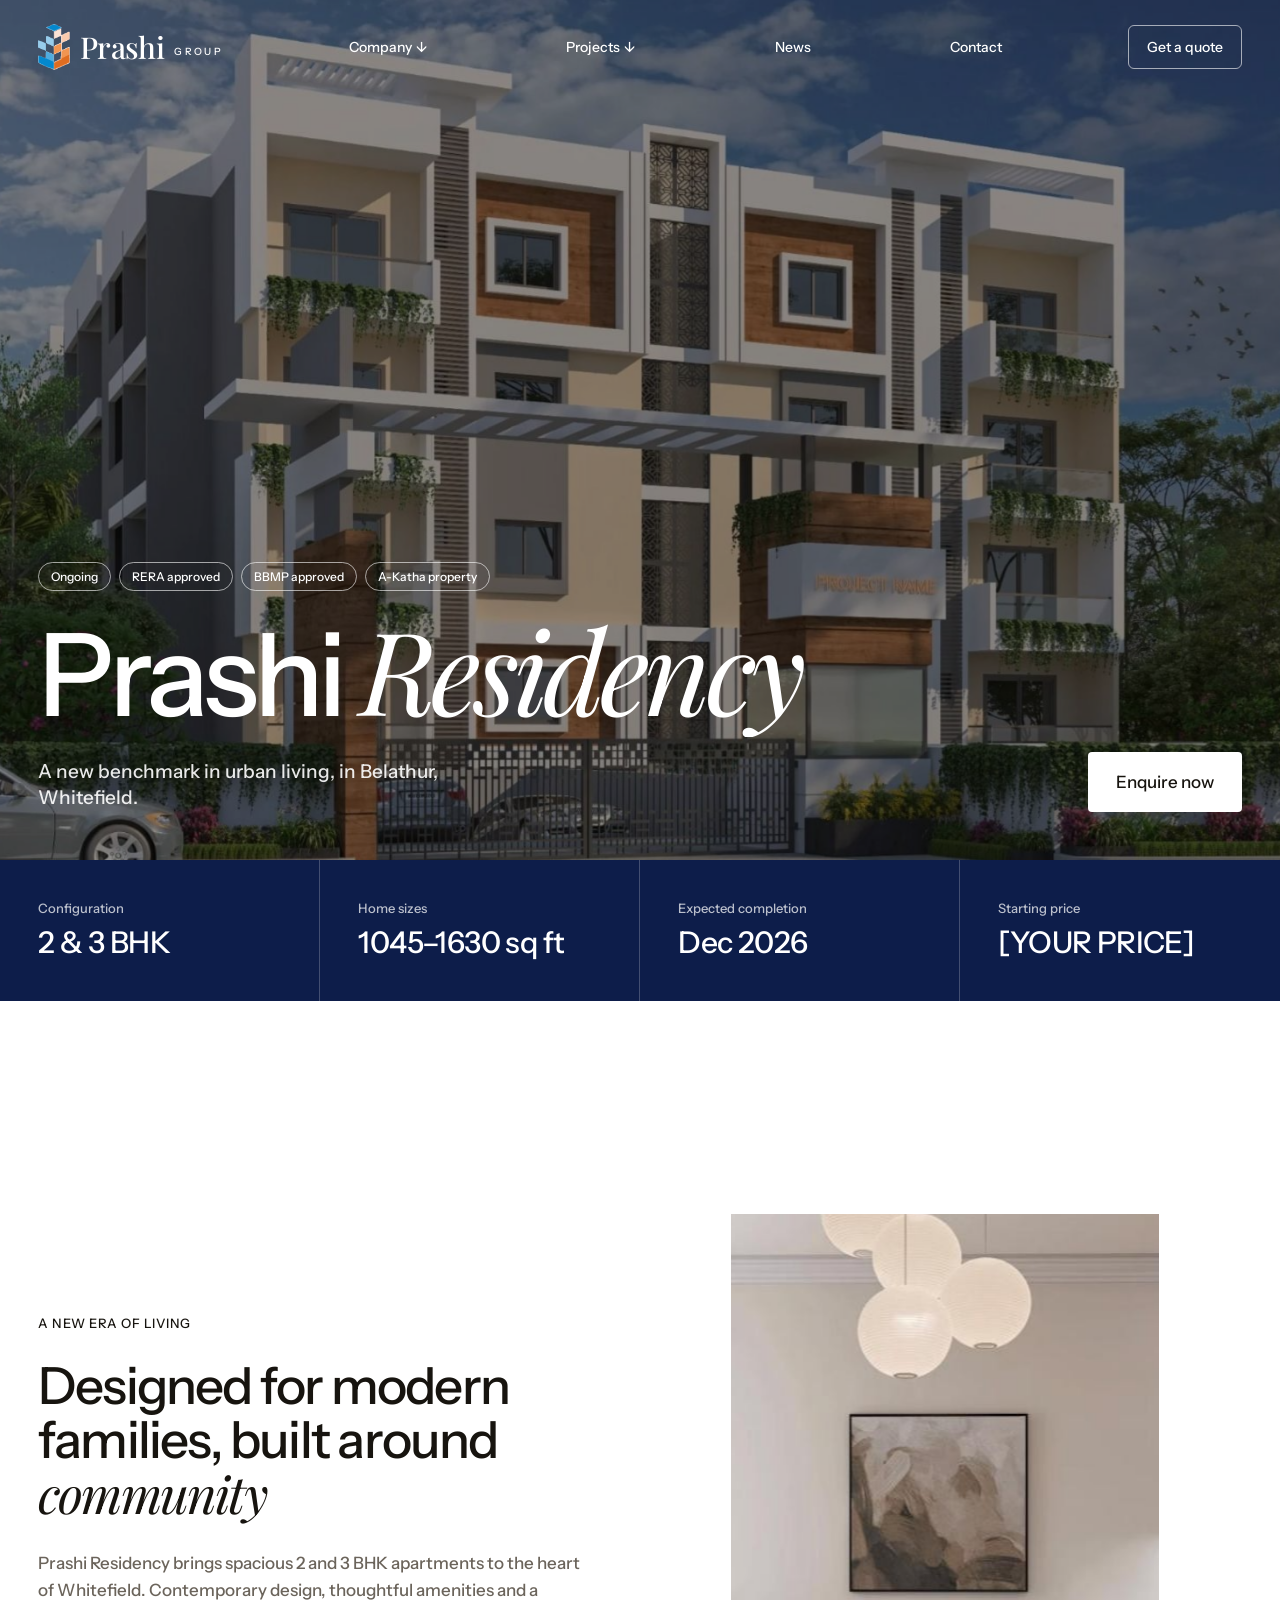
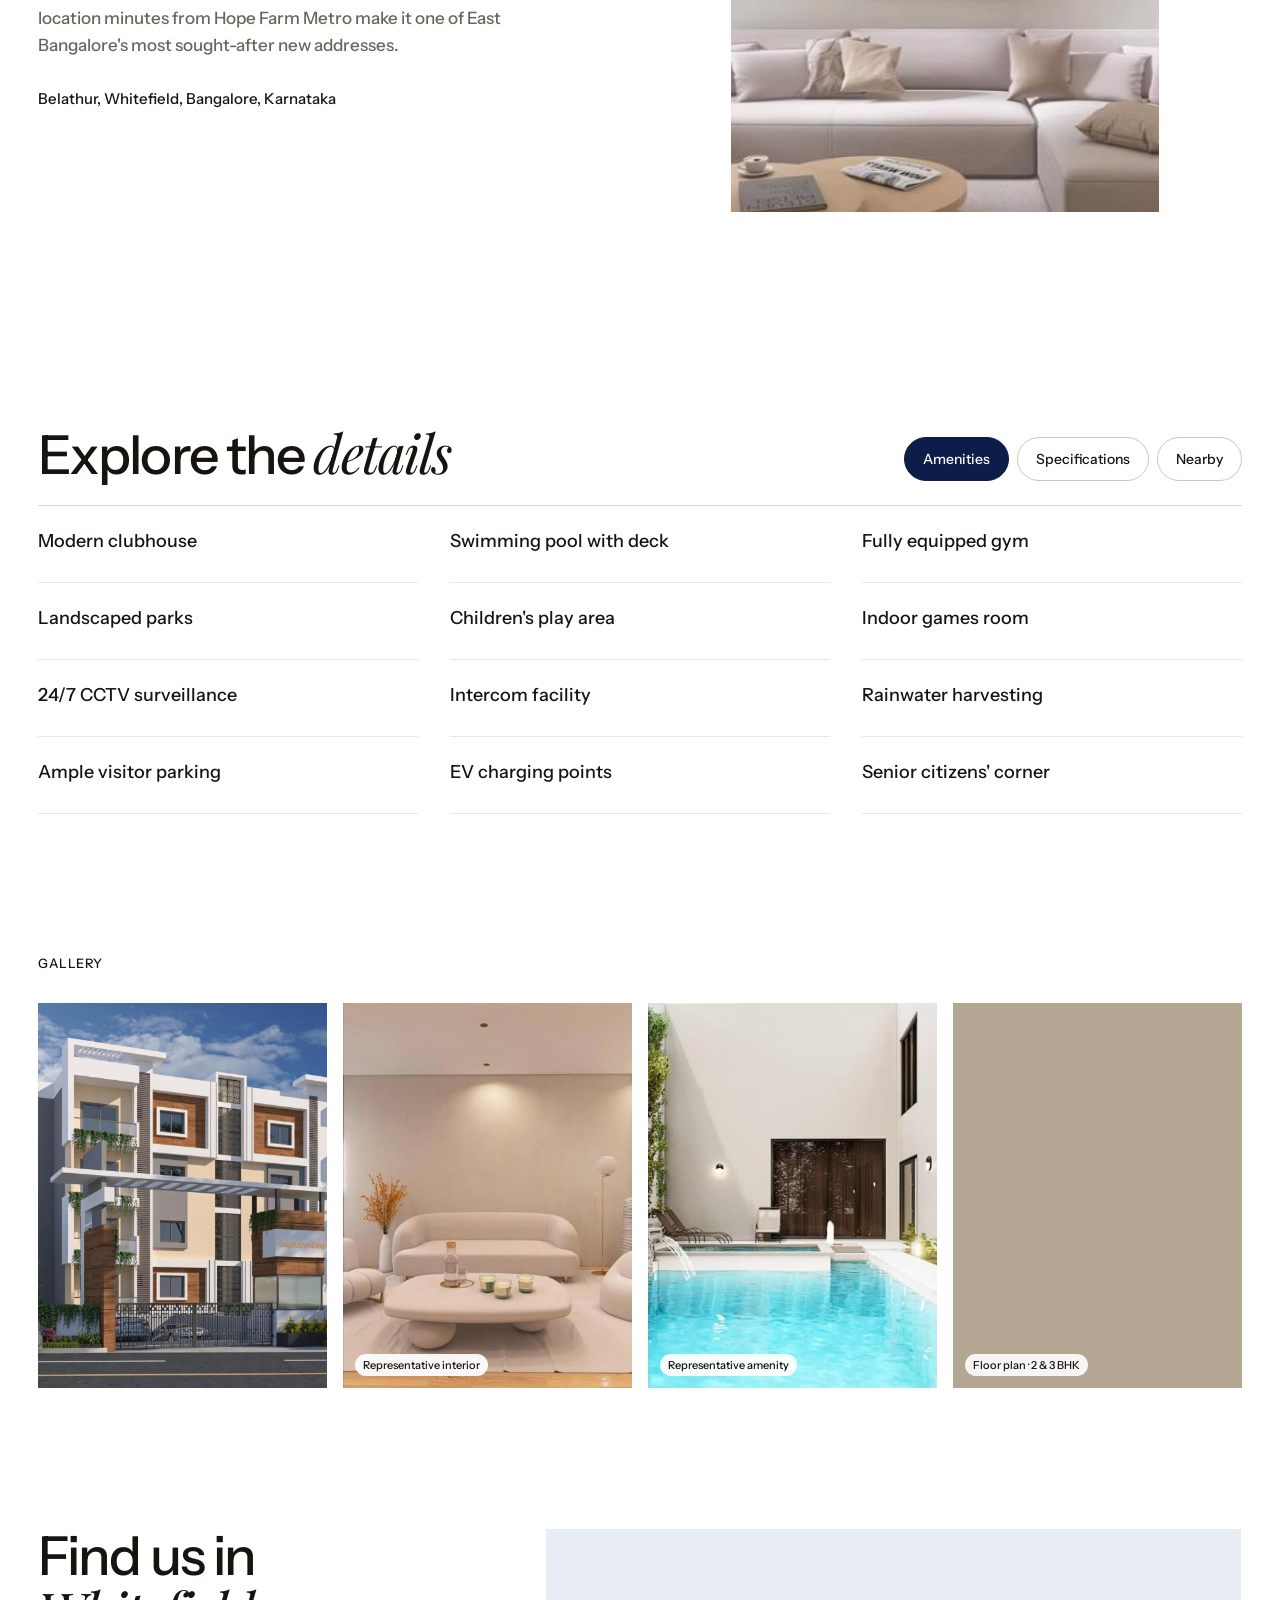
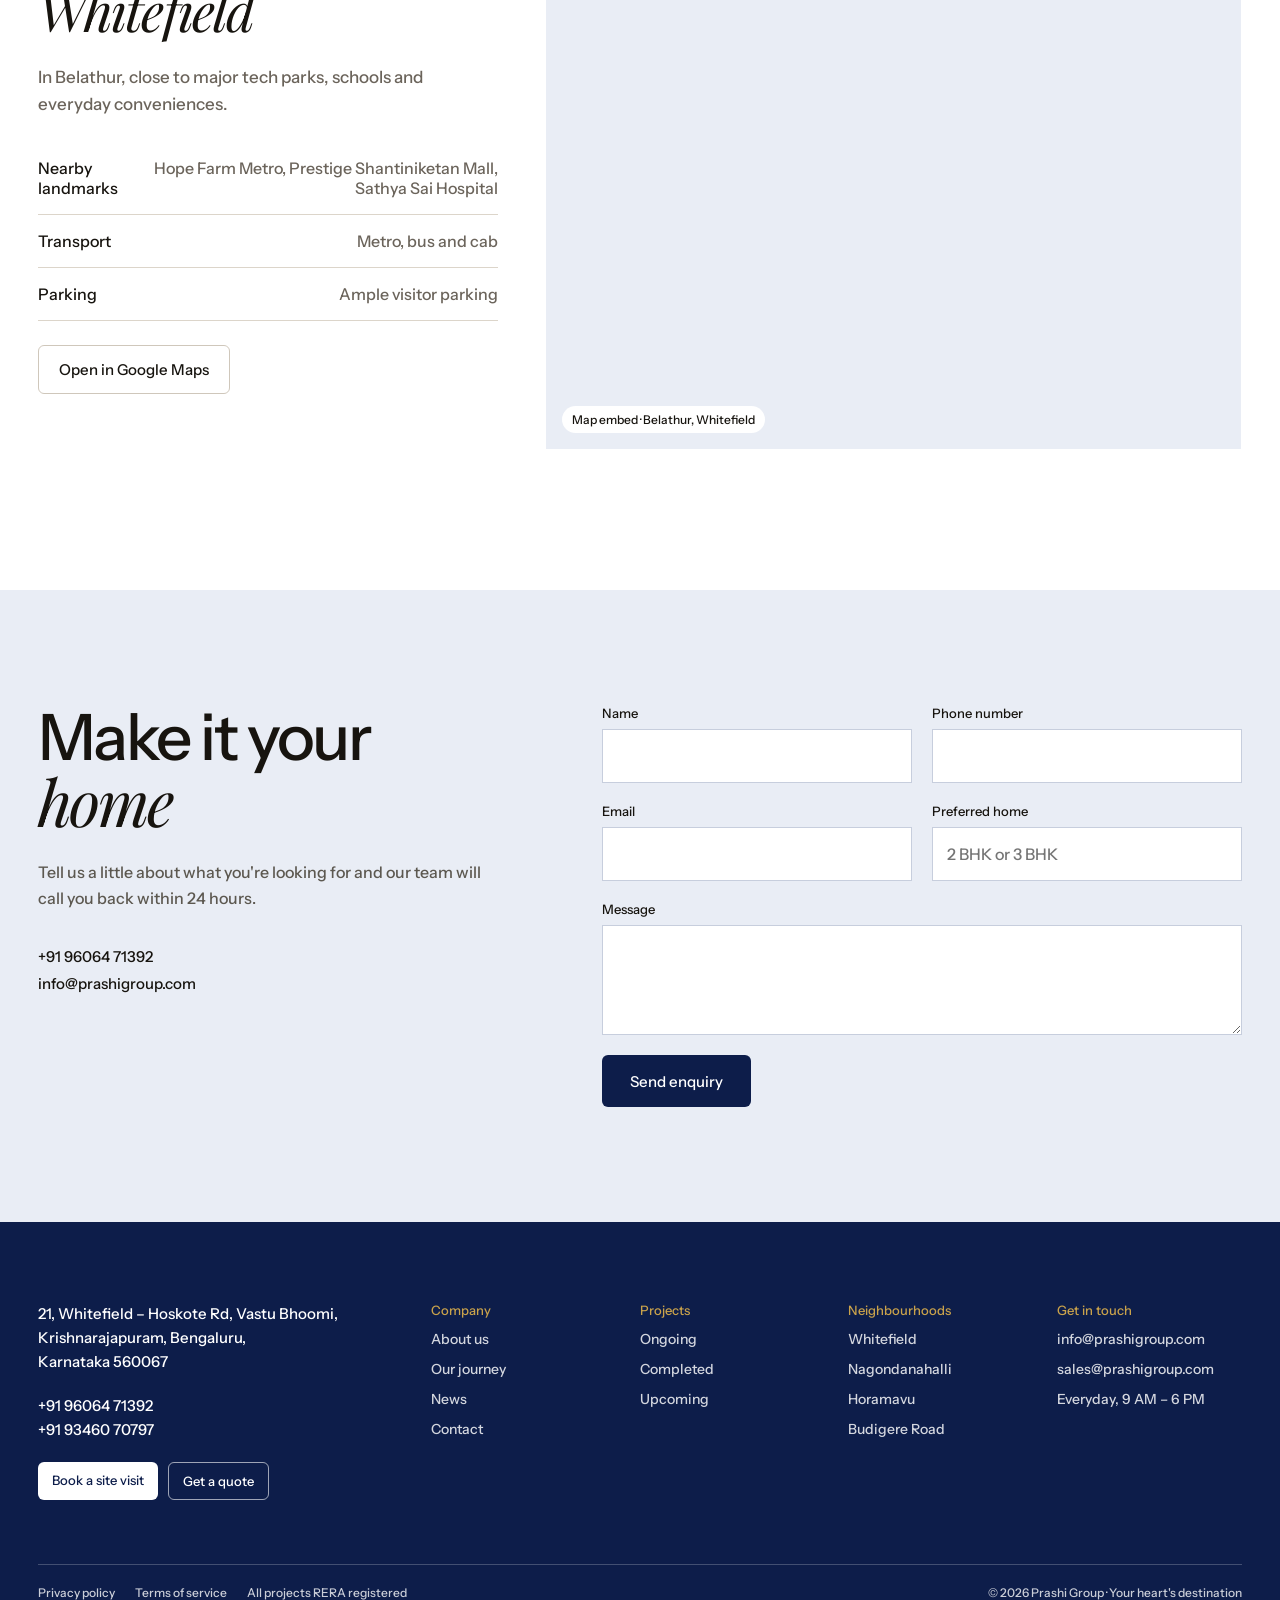
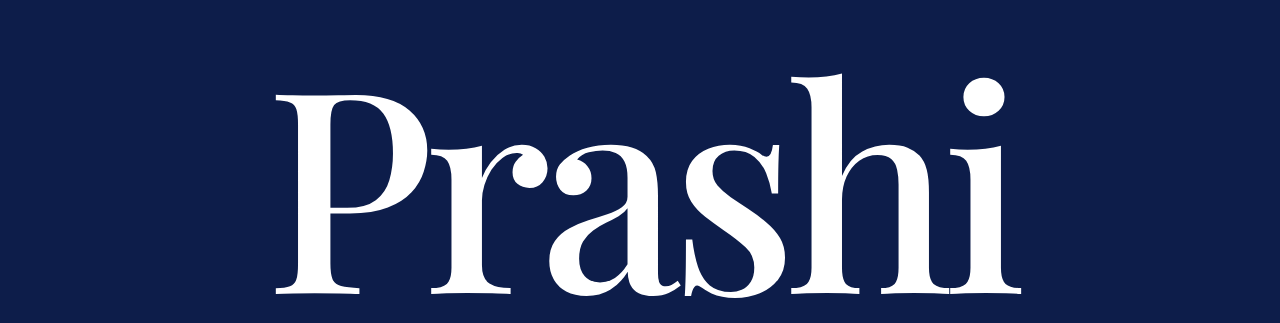
<file: project.html>
<!doctype html>
<html lang="en">
<head>
<meta charset="utf-8">
<meta name="viewport" content="width=device-width, initial-scale=1">
<title>Prashi Residency — Prashi Group</title>
<link rel="icon" type="image/png" href="assets/img/prashi-logo.png">

<link rel="stylesheet" href="https://fonts.googleapis.com/css2?family=Instrument+Sans:wght@400;500;600&amp;family=Playfair+Display:ital,wght@0,400;0,500;1,400;1,500&amp;display=swap">
<style>
body{margin:0}
a{color:inherit;text-decoration:none}
a:hover{opacity:.8}
input,textarea{font:inherit}
</style>

<link rel="stylesheet" href="assets/fx.css">
<script src="assets/fx.js"></script>

<link rel="stylesheet" href="https://fonts.googleapis.com/css2?family=Instrument+Sans:wght@400;500;600&amp;family=Playfair+Display:ital,wght@0,400;0,500;1,400;1,500&amp;display=swap">
<style>
body{margin:0}
</style>

</head>
<body>


<div data-fx-root="1" style="font-family: 'Instrument Sans', Arial, sans-serif; color: #17140F; background: #FFFFFF; font-weight: 500">


<section style="position: relative; min-height: 860px; background: #3A342C; color: #FFFFFF; display: flex; flex-direction: column; overflow: hidden">
  <div style="position: absolute; inset: 0; overflow: hidden">
    <img data-parallax="0.12" data-scale="1.04" src="assets/img/prashi-residency.jpg" alt="Prashi Residency elevation" style="width: 100%; height: 100%; object-fit: cover; object-position: center 30%; display: block; transform: scale(1.04)">
  </div>
  <div style="position: absolute; inset: 0; background: rgba(12, 10, 6, 0.45)"></div>
  <div data-intro="1" style="position: relative">

<header style="font-family: 'Instrument Sans', Arial, sans-serif; color: #FFFFFF; background: transparent; border-bottom: none; font-weight: 500; box-sizing: border-box; width: 100%; padding: 24px clamp(20px, 3vw, 40px); display: flex; flex-wrap: wrap; align-items: center; justify-content: space-between; gap: 16px 32px">
  <a href="index.html" aria-label="Prashi Group home" style="display: flex; align-items: center; gap: 10px; color: #FFFFFF; text-decoration: none">
    <img src="assets/img/prashi-logo.png" alt="" style="height: 46px; width: auto; display: block">
    <span style="font-family: 'Playfair Display', Georgia, serif; font-size: 30px; line-height: 1; letter-spacing: -0.02em">Prashi</span>
    <span style="font-size: 10px; letter-spacing: 0.24em; text-transform: uppercase; align-self: flex-end; padding-bottom: 12px">Group</span>
  </a>
  <nav aria-label="Main" style="flex: 1 1 520px; display: flex; flex-wrap: wrap; justify-content: space-around; gap: 8px 32px; max-width: 760px; font-size: 14px">
    <a href="about.html" style="display: inline-flex; align-items: center; gap: 4px; padding: 8px 0; color: #FFFFFF; text-decoration: none">Company <span aria-hidden="true">↓</span></a>
    <a href="projects.html" style="display: inline-flex; align-items: center; gap: 4px; padding: 8px 0; color: #FFFFFF; text-decoration: none">Projects <span aria-hidden="true">↓</span></a>
    <a href="news.html" style="padding: 8px 0; color: #FFFFFF; text-decoration: none">News</a>
    <a href="contact.html" style="padding: 8px 0; color: #FFFFFF; text-decoration: none">Contact</a>
  </nav>
  <a href="contact.html" style="font-size: 14px; padding: 12px 18px; border: 1px solid rgba(255,255,255,0.6); border-radius: 6px; color: #FFFFFF; text-decoration: none">Get a quote</a>
</header>
</div>
  <div style="position: relative; flex: 1; display: flex; flex-direction: column; justify-content: flex-end; padding: 0 clamp(20px, 3vw, 40px) 48px; gap: 24px">
    <div data-intro="1" style="display: flex; flex-wrap: wrap; gap: 8px">
      <span style="font-size: 12px; padding: 6px 12px; border: 1px solid rgba(255,255,255,0.6); border-radius: 999px">Ongoing</span>
      <span style="font-size: 12px; padding: 6px 12px; border: 1px solid rgba(255,255,255,0.6); border-radius: 999px">RERA approved</span>
      <span style="font-size: 12px; padding: 6px 12px; border: 1px solid rgba(255,255,255,0.6); border-radius: 999px">BBMP approved</span>
      <span style="font-size: 12px; padding: 6px 12px; border: 1px solid rgba(255,255,255,0.6); border-radius: 999px">A-Katha property</span>
    </div>
    <h1 style="margin: 0; font-size: clamp(64px, 9vw, 136px); line-height: 0.92; letter-spacing: -0.045em; font-weight: 500"><span data-line="1" style="display: block"><span>Prashi <em data-blurword="1" style="font-family: 'Playfair Display', Georgia, serif; font-weight: 400"><span>R</span><span>e</span><span>s</span><span>i</span><span>d</span><span>e</span><span>n</span><span>c</span><span>y</span></em></span></span></h1>
    <div data-intro="2" style="display: flex; flex-wrap: wrap; justify-content: space-between; align-items: flex-end; gap: 24px">
      <p style="margin: 0; font-size: 19px; line-height: 1.4; max-width: 420px; color: rgba(255,255,255,0.9)">A new benchmark in urban living, in Belathur, Whitefield.</p>
      <a href="#enquire" style="display: flex; align-items: center; justify-content: center; height: 60px; padding: 0 28px; background: #FFFFFF; color: #17140F; font-size: 17px; border-radius: 4px">Enquire now</a>
    </div>
  </div>
</section>


<section style="background: #0D1D4A; color: #FFFFFF; display: grid; grid-template-columns: repeat(auto-fit, minmax(240px, 1fr))">
  <div data-reveal="up" style="padding: 40px clamp(20px, 3vw, 40px); border-right: 1px solid rgba(255,255,255,0.22); display: flex; flex-direction: column; gap: 8px"><span style="font-size: 13px; color: rgba(255,255,255,0.72)">Configuration</span><span style="font-size: 30px; letter-spacing: -0.02em">2 &amp; 3 BHK</span></div>
  <div data-reveal="up" style="padding: 40px clamp(20px, 3vw, 40px); border-right: 1px solid rgba(255,255,255,0.22); display: flex; flex-direction: column; gap: 8px"><span style="font-size: 13px; color: rgba(255,255,255,0.72)">Home sizes</span><span style="font-size: 30px; letter-spacing: -0.02em">1045–1630 sq ft</span></div>
  <div data-reveal="up" style="padding: 40px clamp(20px, 3vw, 40px); border-right: 1px solid rgba(255,255,255,0.22); display: flex; flex-direction: column; gap: 8px"><span style="font-size: 13px; color: rgba(255,255,255,0.72)">Expected completion</span><span style="font-size: 30px; letter-spacing: -0.02em">Dec 2026</span></div>
  <div data-reveal="up" data-d="3" style="padding: 40px clamp(20px, 3vw, 40px); display: flex; flex-direction: column; gap: 8px"><span style="font-size: 13px; color: rgba(255,255,255,0.72)">Starting price</span><span style="font-size: 30px; letter-spacing: -0.02em">[YOUR PRICE]</span></div>
</section>


<section style="padding: clamp(96px, 11vw, 160px) clamp(20px, 3vw, 40px); display: flex; flex-wrap: wrap; gap: 56px; justify-content: space-between; align-items: center">
  <div data-reveal="up" style="flex: 1 1 440px; max-width: 600px">
    <p style="margin: 0 0 28px; font-size: 13px; letter-spacing: 0.04em; text-transform: uppercase">A new era of living</p>
    <h2 style="margin: 0; font-size: clamp(36px, 4vw, 56px); line-height: 1.05; letter-spacing: -0.035em; font-weight: 500">Designed for modern families, built around <em style="font-family: 'Playfair Display', Georgia, serif; font-weight: 400">community</em></h2>
    <p style="margin: 28px 0 0; font-size: 17px; line-height: 1.6; color: #6B645B">Prashi Residency brings spacious 2 and 3 BHK apartments to the heart of Whitefield. Contemporary design, thoughtful amenities and a location minutes from Hope Farm Metro make it one of East Bangalore's most sought-after new addresses.</p>
    <p style="margin: 28px 0 0; font-size: 15px; line-height: 1.6">Belathur, Whitefield, Bangalore, Karnataka</p>
  </div>
  <div data-clip="14" style="flex: 1 1 480px; max-width: 620px; position: relative; aspect-ratio: 4 / 5; overflow: hidden; background: #B9AE9E">
    <img data-parallax="0.08" data-scale="1.08" src="assets/img/interior-living.jpg" alt="A bright, modern living room" style="position: absolute; inset: 0; width: 100%; height: 100%; object-fit: cover; transform: scale(1.08)">
    <span style="position: absolute; left: 14px; bottom: 14px; font-size: 12px; background: rgba(255,255,255,0.92); padding: 6px 10px; border-radius: 999px">Representative interior</span>
  </div>
</section>


<section style="padding: 0 clamp(20px, 3vw, 40px) clamp(96px, 11vw, 160px)">
  <div style="display: flex; flex-wrap: wrap; justify-content: space-between; align-items: flex-end; gap: 24px; border-bottom: 1px solid #DCD5CA; padding-bottom: 24px">
    <h2 data-reveal="blur" style="margin: 0; font-size: clamp(40px, 4.2vw, 60px); line-height: 1; letter-spacing: -0.035em; font-weight: 500">Explore the <em style="font-family: 'Playfair Display', Georgia, serif; font-weight: 400">details</em></h2>
    <div role="tablist" aria-label="Project details" style="display: flex; flex-wrap: wrap; gap: 8px">
      
        <button type="button" role="tab" aria-selected="true" style="height: 44px; padding: 0 18px; border-radius: 999px; font: inherit; font-size: 14px; cursor: pointer; border: 1px solid #0D1D4A; background: #0D1D4A; color: #FFFFFF">Amenities</button>
      
        <button type="button" role="tab" aria-selected="false" style="height: 44px; padding: 0 18px; border-radius: 999px; font: inherit; font-size: 14px; cursor: pointer; border: 1px solid #CFC7BB; background: #FFFFFF; color: #17140F">Specifications</button>
      
        <button type="button" role="tab" aria-selected="false" style="height: 44px; padding: 0 18px; border-radius: 999px; font: inherit; font-size: 14px; cursor: pointer; border: 1px solid #CFC7BB; background: #FFFFFF; color: #17140F">Nearby</button>
      
    </div>
  </div>
  <div role="tabpanel" style="display: grid; grid-template-columns: repeat(auto-fill, minmax(300px, 1fr)); column-gap: 32px">
    
      <div style="padding: 24px 0; border-bottom: 1px solid #ECE7DF; display: flex; justify-content: space-between; align-items: baseline; gap: 16px">
        <span style="display: flex; flex-direction: column; gap: 6px">
          <span style="font-size: 18px">Modern clubhouse</span>
          <span style="font-size: 14px; line-height: 1.5; color: #6B645B"></span>
        </span>
        <span style="font-size: 18px; color: #6B645B; white-space: nowrap"></span>
      </div>
    
      <div style="padding: 24px 0; border-bottom: 1px solid #ECE7DF; display: flex; justify-content: space-between; align-items: baseline; gap: 16px">
        <span style="display: flex; flex-direction: column; gap: 6px">
          <span style="font-size: 18px">Swimming pool with deck</span>
          <span style="font-size: 14px; line-height: 1.5; color: #6B645B"></span>
        </span>
        <span style="font-size: 18px; color: #6B645B; white-space: nowrap"></span>
      </div>
    
      <div style="padding: 24px 0; border-bottom: 1px solid #ECE7DF; display: flex; justify-content: space-between; align-items: baseline; gap: 16px">
        <span style="display: flex; flex-direction: column; gap: 6px">
          <span style="font-size: 18px">Fully equipped gym</span>
          <span style="font-size: 14px; line-height: 1.5; color: #6B645B"></span>
        </span>
        <span style="font-size: 18px; color: #6B645B; white-space: nowrap"></span>
      </div>
    
      <div style="padding: 24px 0; border-bottom: 1px solid #ECE7DF; display: flex; justify-content: space-between; align-items: baseline; gap: 16px">
        <span style="display: flex; flex-direction: column; gap: 6px">
          <span style="font-size: 18px">Landscaped parks</span>
          <span style="font-size: 14px; line-height: 1.5; color: #6B645B"></span>
        </span>
        <span style="font-size: 18px; color: #6B645B; white-space: nowrap"></span>
      </div>
    
      <div style="padding: 24px 0; border-bottom: 1px solid #ECE7DF; display: flex; justify-content: space-between; align-items: baseline; gap: 16px">
        <span style="display: flex; flex-direction: column; gap: 6px">
          <span style="font-size: 18px">Children's play area</span>
          <span style="font-size: 14px; line-height: 1.5; color: #6B645B"></span>
        </span>
        <span style="font-size: 18px; color: #6B645B; white-space: nowrap"></span>
      </div>
    
      <div style="padding: 24px 0; border-bottom: 1px solid #ECE7DF; display: flex; justify-content: space-between; align-items: baseline; gap: 16px">
        <span style="display: flex; flex-direction: column; gap: 6px">
          <span style="font-size: 18px">Indoor games room</span>
          <span style="font-size: 14px; line-height: 1.5; color: #6B645B"></span>
        </span>
        <span style="font-size: 18px; color: #6B645B; white-space: nowrap"></span>
      </div>
    
      <div style="padding: 24px 0; border-bottom: 1px solid #ECE7DF; display: flex; justify-content: space-between; align-items: baseline; gap: 16px">
        <span style="display: flex; flex-direction: column; gap: 6px">
          <span style="font-size: 18px">24/7 CCTV surveillance</span>
          <span style="font-size: 14px; line-height: 1.5; color: #6B645B"></span>
        </span>
        <span style="font-size: 18px; color: #6B645B; white-space: nowrap"></span>
      </div>
    
      <div style="padding: 24px 0; border-bottom: 1px solid #ECE7DF; display: flex; justify-content: space-between; align-items: baseline; gap: 16px">
        <span style="display: flex; flex-direction: column; gap: 6px">
          <span style="font-size: 18px">Intercom facility</span>
          <span style="font-size: 14px; line-height: 1.5; color: #6B645B"></span>
        </span>
        <span style="font-size: 18px; color: #6B645B; white-space: nowrap"></span>
      </div>
    
      <div style="padding: 24px 0; border-bottom: 1px solid #ECE7DF; display: flex; justify-content: space-between; align-items: baseline; gap: 16px">
        <span style="display: flex; flex-direction: column; gap: 6px">
          <span style="font-size: 18px">Rainwater harvesting</span>
          <span style="font-size: 14px; line-height: 1.5; color: #6B645B"></span>
        </span>
        <span style="font-size: 18px; color: #6B645B; white-space: nowrap"></span>
      </div>
    
      <div style="padding: 24px 0; border-bottom: 1px solid #ECE7DF; display: flex; justify-content: space-between; align-items: baseline; gap: 16px">
        <span style="display: flex; flex-direction: column; gap: 6px">
          <span style="font-size: 18px">Ample visitor parking</span>
          <span style="font-size: 14px; line-height: 1.5; color: #6B645B"></span>
        </span>
        <span style="font-size: 18px; color: #6B645B; white-space: nowrap"></span>
      </div>
    
      <div style="padding: 24px 0; border-bottom: 1px solid #ECE7DF; display: flex; justify-content: space-between; align-items: baseline; gap: 16px">
        <span style="display: flex; flex-direction: column; gap: 6px">
          <span style="font-size: 18px">EV charging points</span>
          <span style="font-size: 14px; line-height: 1.5; color: #6B645B"></span>
        </span>
        <span style="font-size: 18px; color: #6B645B; white-space: nowrap"></span>
      </div>
    
      <div style="padding: 24px 0; border-bottom: 1px solid #ECE7DF; display: flex; justify-content: space-between; align-items: baseline; gap: 16px">
        <span style="display: flex; flex-direction: column; gap: 6px">
          <span style="font-size: 18px">Senior citizens' corner</span>
          <span style="font-size: 14px; line-height: 1.5; color: #6B645B"></span>
        </span>
        <span style="font-size: 18px; color: #6B645B; white-space: nowrap"></span>
      </div>
    
  </div>
</section>


<section style="padding: 0 clamp(20px, 3vw, 40px) clamp(96px, 11vw, 160px)">
  <p data-reveal="up" style="margin: 0 0 32px; font-size: 13px; letter-spacing: 0.04em; text-transform: uppercase">Gallery</p>
  <div style="display: grid; grid-template-columns: repeat(auto-fit, minmax(280px, 1fr)); gap: 16px">
    <div data-reveal="up" class="zoom" style="position: relative; aspect-ratio: 3 / 4"><img src="assets/img/prashi-residency.jpg" alt="Prashi Residency facade" style="width: 100%; height: 100%; object-fit: cover; object-position: 35% 20%; display: block"></div>
    <div data-reveal="up" data-d="1" class="zoom" style="position: relative; aspect-ratio: 3 / 4"><img src="assets/img/interior-lounge.jpg" alt="A calm, modern lounge" style="width: 100%; height: 100%; object-fit: cover; display: block"><span style="position: absolute; left: 12px; bottom: 12px; font-size: 11px; background: rgba(255,255,255,0.92); padding: 4px 8px; border-radius: 999px">Representative interior</span></div>
    <div data-reveal="up" data-d="2" class="zoom" style="position: relative; aspect-ratio: 3 / 4"><img src="assets/img/amenity-pool.jpg" alt="A swimming pool and sun loungers" style="width: 100%; height: 100%; object-fit: cover; display: block"><span style="position: absolute; left: 12px; bottom: 12px; font-size: 11px; background: rgba(255,255,255,0.92); padding: 4px 8px; border-radius: 999px">Representative amenity</span></div>
    <div data-reveal="up" data-d="3" style="position: relative; aspect-ratio: 3 / 4; background: #B3A794"><span style="position: absolute; left: 12px; bottom: 12px; font-size: 11px; background: rgba(255,255,255,0.9); padding: 4px 8px; border-radius: 999px">Floor plan · 2 &amp; 3 BHK</span></div>
  </div>
</section>


<section style="padding: 0 clamp(20px, 3vw, 40px) clamp(96px, 11vw, 160px); display: flex; flex-wrap: wrap; gap: 48px">
  <div data-reveal="up" style="flex: 1 1 360px; max-width: 460px; display: flex; flex-direction: column; gap: 24px">
    <h2 style="margin: 0; font-size: clamp(40px, 4.2vw, 60px); line-height: 1; letter-spacing: -0.035em; font-weight: 500">Find us in<br><em style="font-family: 'Playfair Display', Georgia, serif; font-weight: 400">Whitefield</em></h2>
    <p style="margin: 0; font-size: 17px; line-height: 1.6; color: #6B645B">In Belathur, close to major tech parks, schools and everyday conveniences.</p>
    <div style="display: flex; flex-direction: column">
      <div style="padding: 16px 0; border-bottom: 1px solid #DCD5CA; display: flex; justify-content: space-between"><span>Nearby landmarks</span><span style="color: #6B645B; text-align: right">Hope Farm Metro, Prestige Shantiniketan Mall, Sathya Sai Hospital</span></div>
      <div style="padding: 16px 0; border-bottom: 1px solid #DCD5CA; display: flex; justify-content: space-between"><span>Transport</span><span style="color: #6B645B">Metro, bus and cab</span></div>
      <div style="padding: 16px 0; border-bottom: 1px solid #DCD5CA; display: flex; justify-content: space-between"><span>Parking</span><span style="color: #6B645B">Ample visitor parking</span></div>
    </div>
    <a href="https://maps.google.com/?q=Belathur+Whitefield+Bangalore" style="align-self: flex-start; padding: 14px 20px; border: 1px solid #CFC7BB; border-radius: 6px; font-size: 15px">Open in Google Maps</a>
  </div>
  <div data-reveal="scale" style="flex: 1.4 1 480px; position: relative; min-height: 520px; background: #E9EDF5">
    <span style="position: absolute; left: 16px; bottom: 16px; font-size: 12px; background: #FFFFFF; padding: 6px 10px; border-radius: 999px">Map embed · Belathur, Whitefield</span>
  </div>
</section>


<section id="enquire" style="background: #E9EDF5; padding: clamp(80px, 9vw, 120px) clamp(20px, 3vw, 40px); display: flex; flex-wrap: wrap; gap: 56px; justify-content: space-between">
  <div data-reveal="blur" style="flex: 1 1 360px; max-width: 460px">
    <h2 style="margin: 0; font-size: clamp(44px, 5vw, 72px); line-height: 1; letter-spacing: -0.04em; font-weight: 500">Make it your<br><em style="font-family: 'Playfair Display', Georgia, serif; font-weight: 400">home</em></h2>
    <p style="margin: 24px 0 32px; font-size: 16px; line-height: 1.6; color: #5C5850">Tell us a little about what you're looking for and our team will call you back within 24 hours.</p>
    <p style="margin: 0; font-size: 15px; line-height: 1.8">+91 96064 71392<br>info@prashigroup.com</p>
  </div>
  <form data-reveal="up" data-d="2" style="flex: 1 1 480px; max-width: 640px; display: grid; grid-template-columns: repeat(auto-fit, minmax(220px, 1fr)); gap: 20px">
    <label style="display: flex; flex-direction: column; gap: 8px; font-size: 13px">Name<input type="text" style="height: 52px; border: 1px solid #C7CEDD; background: #FFFFFF; padding: 0 14px; font-size: 16px"></label>
    <label style="display: flex; flex-direction: column; gap: 8px; font-size: 13px">Phone number<input type="tel" style="height: 52px; border: 1px solid #C7CEDD; background: #FFFFFF; padding: 0 14px; font-size: 16px"></label>
    <label style="display: flex; flex-direction: column; gap: 8px; font-size: 13px">Email<input type="email" style="height: 52px; border: 1px solid #C7CEDD; background: #FFFFFF; padding: 0 14px; font-size: 16px"></label>
    <label style="display: flex; flex-direction: column; gap: 8px; font-size: 13px">Preferred home<input type="text" placeholder="2 BHK or 3 BHK" style="height: 52px; border: 1px solid #C7CEDD; background: #FFFFFF; padding: 0 14px; font-size: 16px"></label>
    <label style="grid-column: 1 / -1; display: flex; flex-direction: column; gap: 8px; font-size: 13px">Message<textarea rows="4" style="border: 1px solid #C7CEDD; background: #FFFFFF; padding: 14px; font-size: 16px; resize: vertical"></textarea></label>
    <button type="button" style="grid-column: 1 / -1; justify-self: start; height: 52px; padding: 0 28px; background: #0D1D4A; color: #FFFFFF; border: 0; border-radius: 6px; font: inherit; font-size: 15px; cursor: pointer">Send enquiry</button>
  </form>
</section>



<footer style="font-family: 'Instrument Sans', Arial, sans-serif; color: #FFFFFF; background: #0D1D4A; font-weight: 500; overflow: hidden">
  <div style="padding: 80px clamp(20px, 3vw, 40px) 0; display: flex; flex-wrap: wrap; gap: 56px; justify-content: space-between">
    <div data-reveal="up" style="flex: 1 1 280px; max-width: 340px; display: flex; flex-direction: column; gap: 20px">
      <p style="margin: 0; font-size: 15px; line-height: 1.6">21, Whitefield – Hoskote Rd, Vastu Bhoomi,<br>Krishnarajapuram, Bengaluru,<br>Karnataka 560067</p>
      <p style="margin: 0; font-size: 15px; line-height: 1.6">+91 96064 71392<br>+91 93460 70797</p>
      <div style="display: flex; flex-wrap: wrap; gap: 10px">
        <a href="contact.html" style="padding: 10px 14px; background: #FFFFFF; color: #0D1D4A; border-radius: 6px; font-size: 13px; text-decoration: none">Book a site visit</a>
        <a href="contact.html" style="padding: 10px 14px; border: 1px solid rgba(255,255,255,0.6); color: #FFFFFF; border-radius: 6px; font-size: 13px; text-decoration: none">Get a quote</a>
      </div>
    </div>
    <div data-reveal="up" data-d="2" style="flex: 3 1 640px; display: grid; grid-template-columns: repeat(auto-fit, minmax(150px, 1fr)); gap: 40px 24px">
      <div style="display: flex; flex-direction: column; gap: 12px; font-size: 14px">
        <span style="font-size: 13px; color: #C9A24B">Company</span>
        <a href="about.html" style="color: rgba(255,255,255,0.82); text-decoration: none">About us</a>
        <a href="about.html" style="color: rgba(255,255,255,0.82); text-decoration: none">Our journey</a>
        <a href="news.html" style="color: rgba(255,255,255,0.82); text-decoration: none">News</a>
        <a href="contact.html" style="color: rgba(255,255,255,0.82); text-decoration: none">Contact</a>
      </div>
      <div style="display: flex; flex-direction: column; gap: 12px; font-size: 14px">
        <span style="font-size: 13px; color: #C9A24B">Projects</span>
        <a href="projects.html" style="color: rgba(255,255,255,0.82); text-decoration: none">Ongoing</a>
        <a href="projects.html" style="color: rgba(255,255,255,0.82); text-decoration: none">Completed</a>
        <a href="projects.html" style="color: rgba(255,255,255,0.82); text-decoration: none">Upcoming</a>
      </div>
      <div style="display: flex; flex-direction: column; gap: 12px; font-size: 14px">
        <span style="font-size: 13px; color: #C9A24B">Neighbourhoods</span>
        <a href="projects.html" style="color: rgba(255,255,255,0.82); text-decoration: none">Whitefield</a>
        <a href="projects.html" style="color: rgba(255,255,255,0.82); text-decoration: none">Nagondanahalli</a>
        <a href="projects.html" style="color: rgba(255,255,255,0.82); text-decoration: none">Horamavu</a>
        <a href="projects.html" style="color: rgba(255,255,255,0.82); text-decoration: none">Budigere Road</a>
      </div>
      <div style="display: flex; flex-direction: column; gap: 12px; font-size: 14px">
        <span style="font-size: 13px; color: #C9A24B">Get in touch</span>
        <a href="mailto:info@prashigroup.com" style="color: rgba(255,255,255,0.82); text-decoration: none">info@prashigroup.com</a>
        <a href="mailto:sales@prashigroup.com" style="color: rgba(255,255,255,0.82); text-decoration: none">sales@prashigroup.com</a>
        <span style="color: rgba(255,255,255,0.82)">Everyday, 9 AM – 6 PM</span>
      </div>
    </div>
  </div>
  <div style="margin: 64px clamp(20px, 3vw, 40px) 0; padding: 20px 0; border-top: 1px solid rgba(255,255,255,0.22); display: flex; flex-wrap: wrap; justify-content: space-between; gap: 12px; font-size: 12px; color: rgba(255,255,255,0.78)">
    <span style="display: flex; gap: 20px; flex-wrap: wrap">
      <a href="index.html" style="color: rgba(255,255,255,0.78); text-decoration: none">Privacy policy</a>
      <a href="index.html" style="color: rgba(255,255,255,0.78); text-decoration: none">Terms of service</a>
      <span>All projects RERA registered</span>
    </span>
    <span>© 2026 Prashi Group · Your heart's destination</span>
  </div>
  <div aria-hidden="true" style="font-family: 'Playfair Display', Georgia, serif; font-size: clamp(120px, 22vw, 320px); line-height: 0.95; letter-spacing: -0.04em; padding: 24px clamp(10px, 2vw, 30px) 0.04em; white-space: nowrap; text-align: center; overflow: hidden"><span data-letters="1" style="display: inline-block"><span>P</span><span>r</span><span>a</span><span>s</span><span>h</span><span>i</span></span></div>
</footer>

</div>

<script>
(function(){
  var V=[["\n      \n        <button type=\"button\" role=\"tab\" aria-selected=\"true\" style=\"height: 44px; padding: 0 18px; border-radius: 999px; font: inherit; font-size: 14px; cursor: pointer; border: 1px solid #0D1D4A; background: #0D1D4A; color: #FFFFFF\">Amenities</button>\n      \n        <button type=\"button\" role=\"tab\" aria-selected=\"false\" style=\"height: 44px; padding: 0 18px; border-radius: 999px; font: inherit; font-size: 14px; cursor: pointer; border: 1px solid #CFC7BB; background: #FFFFFF; color: #17140F\">Specifications</button>\n      \n        <button type=\"button\" role=\"tab\" aria-selected=\"false\" style=\"height: 44px; padding: 0 18px; border-radius: 999px; font: inherit; font-size: 14px; cursor: pointer; border: 1px solid #CFC7BB; background: #FFFFFF; color: #17140F\">Nearby</button>\n      \n    ","\n    \n      <div style=\"padding: 24px 0; border-bottom: 1px solid #ECE7DF; display: flex; justify-content: space-between; align-items: baseline; gap: 16px\">\n        <span style=\"display: flex; flex-direction: column; gap: 6px\">\n          <span style=\"font-size: 18px\">Modern clubhouse</span>\n          <span style=\"font-size: 14px; line-height: 1.5; color: #6B645B\"></span>\n        </span>\n        <span style=\"font-size: 18px; color: #6B645B; white-space: nowrap\"></span>\n      </div>\n    \n      <div style=\"padding: 24px 0; border-bottom: 1px solid #ECE7DF; display: flex; justify-content: space-between; align-items: baseline; gap: 16px\">\n        <span style=\"display: flex; flex-direction: column; gap: 6px\">\n          <span style=\"font-size: 18px\">Swimming pool with deck</span>\n          <span style=\"font-size: 14px; line-height: 1.5; color: #6B645B\"></span>\n        </span>\n        <span style=\"font-size: 18px; color: #6B645B; white-space: nowrap\"></span>\n      </div>\n    \n      <div style=\"padding: 24px 0; border-bottom: 1px solid #ECE7DF; display: flex; justify-content: space-between; align-items: baseline; gap: 16px\">\n        <span style=\"display: flex; flex-direction: column; gap: 6px\">\n          <span style=\"font-size: 18px\">Fully equipped gym</span>\n          <span style=\"font-size: 14px; line-height: 1.5; color: #6B645B\"></span>\n        </span>\n        <span style=\"font-size: 18px; color: #6B645B; white-space: nowrap\"></span>\n      </div>\n    \n      <div style=\"padding: 24px 0; border-bottom: 1px solid #ECE7DF; display: flex; justify-content: space-between; align-items: baseline; gap: 16px\">\n        <span style=\"display: flex; flex-direction: column; gap: 6px\">\n          <span style=\"font-size: 18px\">Landscaped parks</span>\n          <span style=\"font-size: 14px; line-height: 1.5; color: #6B645B\"></span>\n        </span>\n        <span style=\"font-size: 18px; color: #6B645B; white-space: nowrap\"></span>\n      </div>\n    \n      <div style=\"padding: 24px 0; border-bottom: 1px solid #ECE7DF; display: flex; justify-content: space-between; align-items: baseline; gap: 16px\">\n        <span style=\"display: flex; flex-direction: column; gap: 6px\">\n          <span style=\"font-size: 18px\">Children's play area</span>\n          <span style=\"font-size: 14px; line-height: 1.5; color: #6B645B\"></span>\n        </span>\n        <span style=\"font-size: 18px; color: #6B645B; white-space: nowrap\"></span>\n      </div>\n    \n      <div style=\"padding: 24px 0; border-bottom: 1px solid #ECE7DF; display: flex; justify-content: space-between; align-items: baseline; gap: 16px\">\n        <span style=\"display: flex; flex-direction: column; gap: 6px\">\n          <span style=\"font-size: 18px\">Indoor games room</span>\n          <span style=\"font-size: 14px; line-height: 1.5; color: #6B645B\"></span>\n        </span>\n        <span style=\"font-size: 18px; color: #6B645B; white-space: nowrap\"></span>\n      </div>\n    \n      <div style=\"padding: 24px 0; border-bottom: 1px solid #ECE7DF; display: flex; justify-content: space-between; align-items: baseline; gap: 16px\">\n        <span style=\"display: flex; flex-direction: column; gap: 6px\">\n          <span style=\"font-size: 18px\">24/7 CCTV surveillance</span>\n          <span style=\"font-size: 14px; line-height: 1.5; color: #6B645B\"></span>\n        </span>\n        <span style=\"font-size: 18px; color: #6B645B; white-space: nowrap\"></span>\n      </div>\n    \n      <div style=\"padding: 24px 0; border-bottom: 1px solid #ECE7DF; display: flex; justify-content: space-between; align-items: baseline; gap: 16px\">\n        <span style=\"display: flex; flex-direction: column; gap: 6px\">\n          <span style=\"font-size: 18px\">Intercom facility</span>\n          <span style=\"font-size: 14px; line-height: 1.5; color: #6B645B\"></span>\n        </span>\n        <span style=\"font-size: 18px; color: #6B645B; white-space: nowrap\"></span>\n      </div>\n    \n      <div style=\"padding: 24px 0; border-bottom: 1px solid #ECE7DF; display: flex; justify-content: space-between; align-items: baseline; gap: 16px\">\n        <span style=\"display: flex; flex-direction: column; gap: 6px\">\n          <span style=\"font-size: 18px\">Rainwater harvesting</span>\n          <span style=\"font-size: 14px; line-height: 1.5; color: #6B645B\"></span>\n        </span>\n        <span style=\"font-size: 18px; color: #6B645B; white-space: nowrap\"></span>\n      </div>\n    \n      <div style=\"padding: 24px 0; border-bottom: 1px solid #ECE7DF; display: flex; justify-content: space-between; align-items: baseline; gap: 16px\">\n        <span style=\"display: flex; flex-direction: column; gap: 6px\">\n          <span style=\"font-size: 18px\">Ample visitor parking</span>\n          <span style=\"font-size: 14px; line-height: 1.5; color: #6B645B\"></span>\n        </span>\n        <span style=\"font-size: 18px; color: #6B645B; white-space: nowrap\"></span>\n      </div>\n    \n      <div style=\"padding: 24px 0; border-bottom: 1px solid #ECE7DF; display: flex; justify-content: space-between; align-items: baseline; gap: 16px\">\n        <span style=\"display: flex; flex-direction: column; gap: 6px\">\n          <span style=\"font-size: 18px\">EV charging points</span>\n          <span style=\"font-size: 14px; line-height: 1.5; color: #6B645B\"></span>\n        </span>\n        <span style=\"font-size: 18px; color: #6B645B; white-space: nowrap\"></span>\n      </div>\n    \n      <div style=\"padding: 24px 0; border-bottom: 1px solid #ECE7DF; display: flex; justify-content: space-between; align-items: baseline; gap: 16px\">\n        <span style=\"display: flex; flex-direction: column; gap: 6px\">\n          <span style=\"font-size: 18px\">Senior citizens' corner</span>\n          <span style=\"font-size: 14px; line-height: 1.5; color: #6B645B\"></span>\n        </span>\n        <span style=\"font-size: 18px; color: #6B645B; white-space: nowrap\"></span>\n      </div>\n    \n  "],["\n      \n        <button type=\"button\" role=\"tab\" aria-selected=\"false\" style=\"height: 44px; padding: 0 18px; border-radius: 999px; font: inherit; font-size: 14px; cursor: pointer; border: 1px solid #CFC7BB; background: #FFFFFF; color: #17140F\">Amenities</button>\n      \n        <button type=\"button\" role=\"tab\" aria-selected=\"true\" style=\"height: 44px; padding: 0 18px; border-radius: 999px; font: inherit; font-size: 14px; cursor: pointer; border: 1px solid #0D1D4A; background: #0D1D4A; color: #FFFFFF\">Specifications</button>\n      \n        <button type=\"button\" role=\"tab\" aria-selected=\"false\" style=\"height: 44px; padding: 0 18px; border-radius: 999px; font: inherit; font-size: 14px; cursor: pointer; border: 1px solid #CFC7BB; background: #FFFFFF; color: #17140F\">Nearby</button>\n      \n    ","\n    \n      <div style=\"padding: 24px 0; border-bottom: 1px solid #ECE7DF; display: flex; justify-content: space-between; align-items: baseline; gap: 16px\">\n        <span style=\"display: flex; flex-direction: column; gap: 6px\">\n          <span style=\"font-size: 18px\">Structure</span>\n          <span style=\"font-size: 14px; line-height: 1.5; color: #6B645B\">Earthquake-resistant RCC framed structure.</span>\n        </span>\n        <span style=\"font-size: 18px; color: #6B645B; white-space: nowrap\"></span>\n      </div>\n    \n      <div style=\"padding: 24px 0; border-bottom: 1px solid #ECE7DF; display: flex; justify-content: space-between; align-items: baseline; gap: 16px\">\n        <span style=\"display: flex; flex-direction: column; gap: 6px\">\n          <span style=\"font-size: 18px\">Walls</span>\n          <span style=\"font-size: 14px; line-height: 1.5; color: #6B645B\">Eco-friendly cellular concrete blocks.</span>\n        </span>\n        <span style=\"font-size: 18px; color: #6B645B; white-space: nowrap\"></span>\n      </div>\n    \n      <div style=\"padding: 24px 0; border-bottom: 1px solid #ECE7DF; display: flex; justify-content: space-between; align-items: baseline; gap: 16px\">\n        <span style=\"display: flex; flex-direction: column; gap: 6px\">\n          <span style=\"font-size: 18px\">Flooring</span>\n          <span style=\"font-size: 14px; line-height: 1.5; color: #6B645B\">Large-format vitrified tiles for a seamless look.</span>\n        </span>\n        <span style=\"font-size: 18px; color: #6B645B; white-space: nowrap\"></span>\n      </div>\n    \n      <div style=\"padding: 24px 0; border-bottom: 1px solid #ECE7DF; display: flex; justify-content: space-between; align-items: baseline; gap: 16px\">\n        <span style=\"display: flex; flex-direction: column; gap: 6px\">\n          <span style=\"font-size: 18px\">Kitchen</span>\n          <span style=\"font-size: 14px; line-height: 1.5; color: #6B645B\">Provision for a modular kitchen with multiple electrical points.</span>\n        </span>\n        <span style=\"font-size: 18px; color: #6B645B; white-space: nowrap\"></span>\n      </div>\n    \n      <div style=\"padding: 24px 0; border-bottom: 1px solid #ECE7DF; display: flex; justify-content: space-between; align-items: baseline; gap: 16px\">\n        <span style=\"display: flex; flex-direction: column; gap: 6px\">\n          <span style=\"font-size: 18px\">Doors</span>\n          <span style=\"font-size: 14px; line-height: 1.5; color: #6B645B\">Engineered wood doors with a premium laminate finish.</span>\n        </span>\n        <span style=\"font-size: 18px; color: #6B645B; white-space: nowrap\"></span>\n      </div>\n    \n      <div style=\"padding: 24px 0; border-bottom: 1px solid #ECE7DF; display: flex; justify-content: space-between; align-items: baseline; gap: 16px\">\n        <span style=\"display: flex; flex-direction: column; gap: 6px\">\n          <span style=\"font-size: 18px\">Windows</span>\n          <span style=\"font-size: 14px; line-height: 1.5; color: #6B645B\">Powder-coated aluminium sliding windows with tinted glass.</span>\n        </span>\n        <span style=\"font-size: 18px; color: #6B645B; white-space: nowrap\"></span>\n      </div>\n    \n      <div style=\"padding: 24px 0; border-bottom: 1px solid #ECE7DF; display: flex; justify-content: space-between; align-items: baseline; gap: 16px\">\n        <span style=\"display: flex; flex-direction: column; gap: 6px\">\n          <span style=\"font-size: 18px\">Electrical</span>\n          <span style=\"font-size: 14px; line-height: 1.5; color: #6B645B\">Fire-resistant wiring from a reputed brand.</span>\n        </span>\n        <span style=\"font-size: 18px; color: #6B645B; white-space: nowrap\"></span>\n      </div>\n    \n      <div style=\"padding: 24px 0; border-bottom: 1px solid #ECE7DF; display: flex; justify-content: space-between; align-items: baseline; gap: 16px\">\n        <span style=\"display: flex; flex-direction: column; gap: 6px\">\n          <span style=\"font-size: 18px\">Painting</span>\n          <span style=\"font-size: 14px; line-height: 1.5; color: #6B645B\">Low-VOC paints for a healthier home.</span>\n        </span>\n        <span style=\"font-size: 18px; color: #6B645B; white-space: nowrap\"></span>\n      </div>\n    \n      <div style=\"padding: 24px 0; border-bottom: 1px solid #ECE7DF; display: flex; justify-content: space-between; align-items: baseline; gap: 16px\">\n        <span style=\"display: flex; flex-direction: column; gap: 6px\">\n          <span style=\"font-size: 18px\">Backup</span>\n          <span style=\"font-size: 14px; line-height: 1.5; color: #6B645B\">Full backup for common areas and 1 kW per apartment.</span>\n        </span>\n        <span style=\"font-size: 18px; color: #6B645B; white-space: nowrap\"></span>\n      </div>\n    \n      <div style=\"padding: 24px 0; border-bottom: 1px solid #ECE7DF; display: flex; justify-content: space-between; align-items: baseline; gap: 16px\">\n        <span style=\"display: flex; flex-direction: column; gap: 6px\">\n          <span style=\"font-size: 18px\">Lifts</span>\n          <span style=\"font-size: 14px; line-height: 1.5; color: #6B645B\">High-speed passenger and service lifts in each block.</span>\n        </span>\n        <span style=\"font-size: 18px; color: #6B645B; white-space: nowrap\"></span>\n      </div>\n    \n      <div style=\"padding: 24px 0; border-bottom: 1px solid #ECE7DF; display: flex; justify-content: space-between; align-items: baseline; gap: 16px\">\n        <span style=\"display: flex; flex-direction: column; gap: 6px\">\n          <span style=\"font-size: 18px\">Water</span>\n          <span style=\"font-size: 14px; line-height: 1.5; color: #6B645B\">Treated supply through an on-site treatment plant.</span>\n        </span>\n        <span style=\"font-size: 18px; color: #6B645B; white-space: nowrap\"></span>\n      </div>\n    \n      <div style=\"padding: 24px 0; border-bottom: 1px solid #ECE7DF; display: flex; justify-content: space-between; align-items: baseline; gap: 16px\">\n        <span style=\"display: flex; flex-direction: column; gap: 6px\">\n          <span style=\"font-size: 18px\">Toilets</span>\n          <span style=\"font-size: 14px; line-height: 1.5; color: #6B645B\">Wall-mounted sanitaryware and CP fittings from top brands.</span>\n        </span>\n        <span style=\"font-size: 18px; color: #6B645B; white-space: nowrap\"></span>\n      </div>\n    \n      <div style=\"padding: 24px 0; border-bottom: 1px solid #ECE7DF; display: flex; justify-content: space-between; align-items: baseline; gap: 16px\">\n        <span style=\"display: flex; flex-direction: column; gap: 6px\">\n          <span style=\"font-size: 18px\">Common areas</span>\n          <span style=\"font-size: 14px; line-height: 1.5; color: #6B645B\">Aesthetically designed lobbies and shared spaces.</span>\n        </span>\n        <span style=\"font-size: 18px; color: #6B645B; white-space: nowrap\"></span>\n      </div>\n    \n  "],["\n      \n        <button type=\"button\" role=\"tab\" aria-selected=\"false\" style=\"height: 44px; padding: 0 18px; border-radius: 999px; font: inherit; font-size: 14px; cursor: pointer; border: 1px solid #CFC7BB; background: #FFFFFF; color: #17140F\">Amenities</button>\n      \n        <button type=\"button\" role=\"tab\" aria-selected=\"false\" style=\"height: 44px; padding: 0 18px; border-radius: 999px; font: inherit; font-size: 14px; cursor: pointer; border: 1px solid #CFC7BB; background: #FFFFFF; color: #17140F\">Specifications</button>\n      \n        <button type=\"button\" role=\"tab\" aria-selected=\"true\" style=\"height: 44px; padding: 0 18px; border-radius: 999px; font: inherit; font-size: 14px; cursor: pointer; border: 1px solid #0D1D4A; background: #0D1D4A; color: #FFFFFF\">Nearby</button>\n      \n    ","\n    \n      <div style=\"padding: 24px 0; border-bottom: 1px solid #ECE7DF; display: flex; justify-content: space-between; align-items: baseline; gap: 16px\">\n        <span style=\"display: flex; flex-direction: column; gap: 6px\">\n          <span style=\"font-size: 18px\">Whitefield Global School</span>\n          <span style=\"font-size: 14px; line-height: 1.5; color: #6B645B\"></span>\n        </span>\n        <span style=\"font-size: 18px; color: #6B645B; white-space: nowrap\">1 km</span>\n      </div>\n    \n      <div style=\"padding: 24px 0; border-bottom: 1px solid #ECE7DF; display: flex; justify-content: space-between; align-items: baseline; gap: 16px\">\n        <span style=\"display: flex; flex-direction: column; gap: 6px\">\n          <span style=\"font-size: 18px\">Hope Farm Metro Station</span>\n          <span style=\"font-size: 14px; line-height: 1.5; color: #6B645B\"></span>\n        </span>\n        <span style=\"font-size: 18px; color: #6B645B; white-space: nowrap\">2 km</span>\n      </div>\n    \n      <div style=\"padding: 24px 0; border-bottom: 1px solid #ECE7DF; display: flex; justify-content: space-between; align-items: baseline; gap: 16px\">\n        <span style=\"display: flex; flex-direction: column; gap: 6px\">\n          <span style=\"font-size: 18px\">Prestige Shantiniketan Mall</span>\n          <span style=\"font-size: 14px; line-height: 1.5; color: #6B645B\"></span>\n        </span>\n        <span style=\"font-size: 18px; color: #6B645B; white-space: nowrap\">3 km</span>\n      </div>\n    \n      <div style=\"padding: 24px 0; border-bottom: 1px solid #ECE7DF; display: flex; justify-content: space-between; align-items: baseline; gap: 16px\">\n        <span style=\"display: flex; flex-direction: column; gap: 6px\">\n          <span style=\"font-size: 18px\">Sathya Sai Hospital</span>\n          <span style=\"font-size: 14px; line-height: 1.5; color: #6B645B\"></span>\n        </span>\n        <span style=\"font-size: 18px; color: #6B645B; white-space: nowrap\">4 km</span>\n      </div>\n    \n  "]];
  var R=["[role=\"tablist\"]","[role=\"tabpanel\"]"];
  var box=document.querySelector("[role=\"tablist\"]");
  function show(i){ R.forEach(function(sel,k){ var el=document.querySelector(sel); if(el) el.innerHTML=V[i][k]; }); }
  document.addEventListener('click',function(e){
    var c=document.querySelector("[role=\"tablist\"]"); if(!c) return;
    var b=e.target.closest("[role=\"tablist\"] button"); if(!b) return;
    var i=[].indexOf.call(c.querySelectorAll("button"),b); if(i>-1) show(i);
  });
})();
</script>
</body>
</html>
</file>
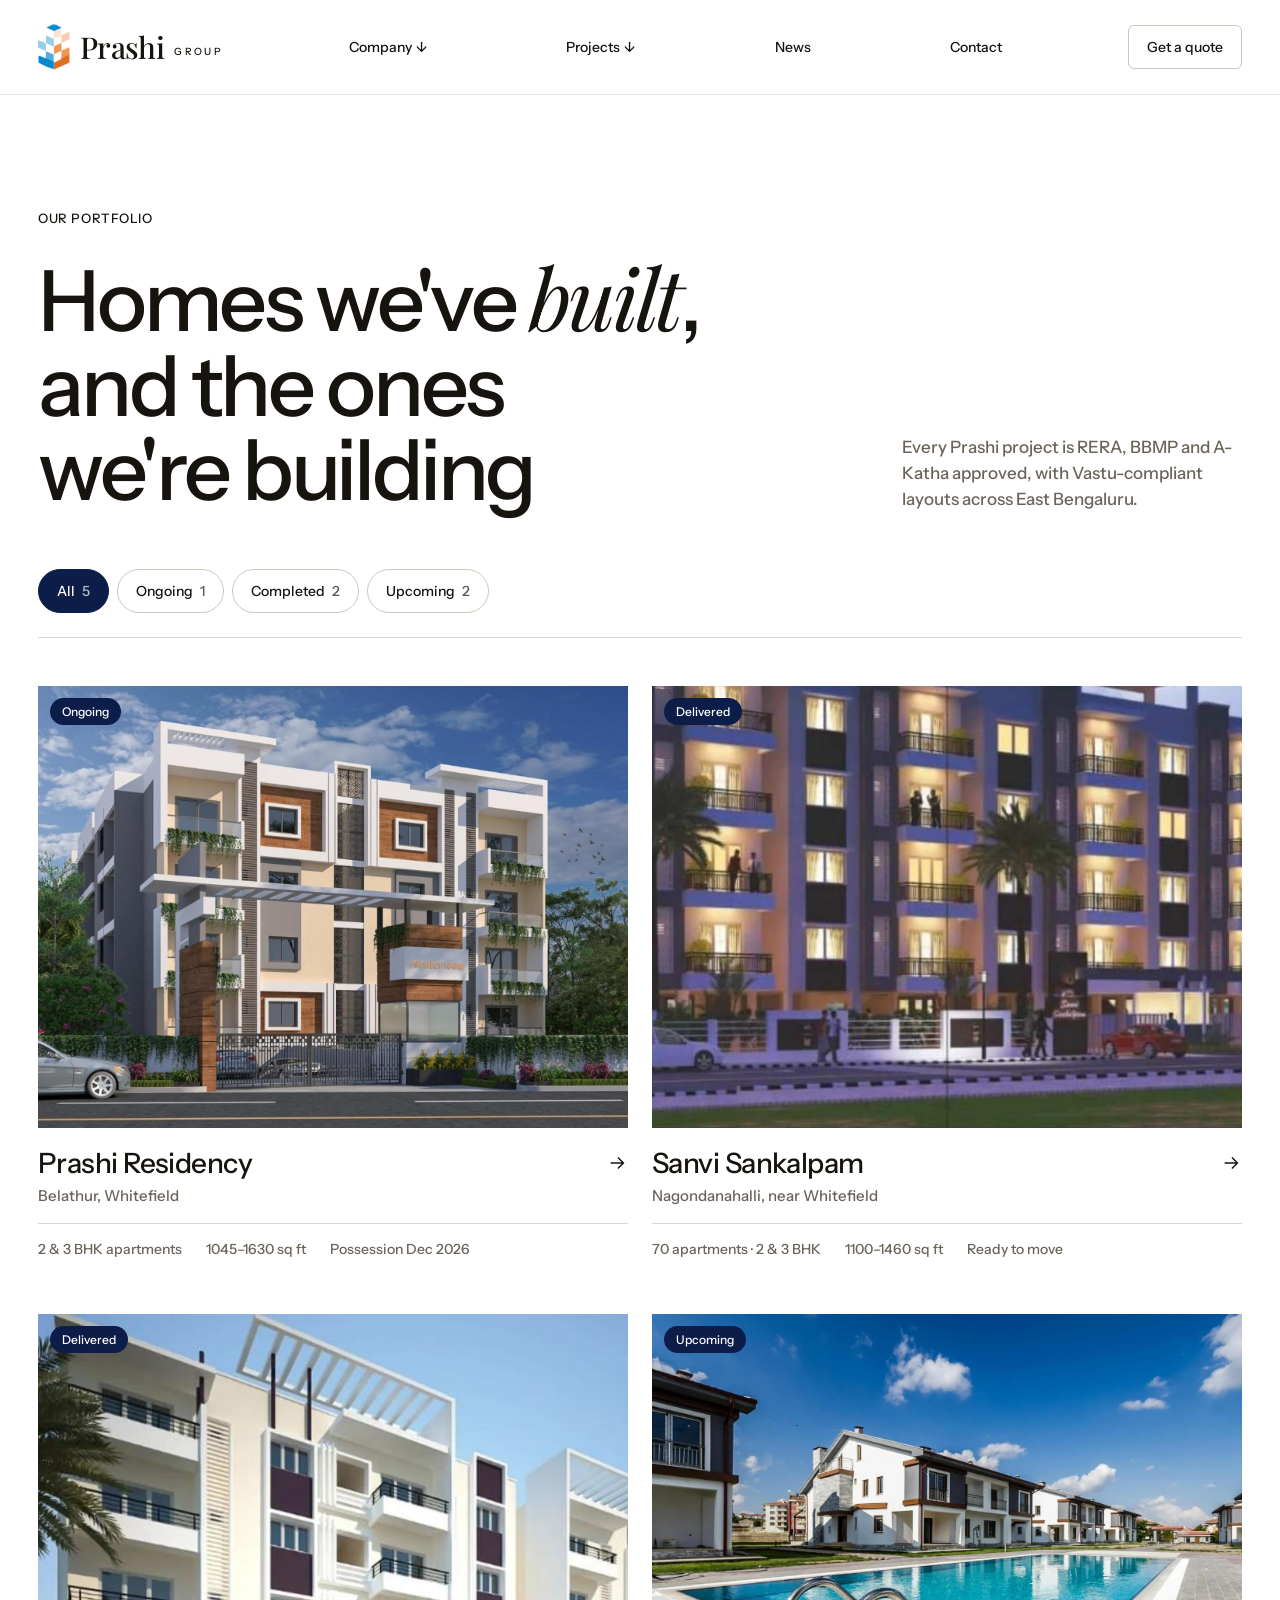
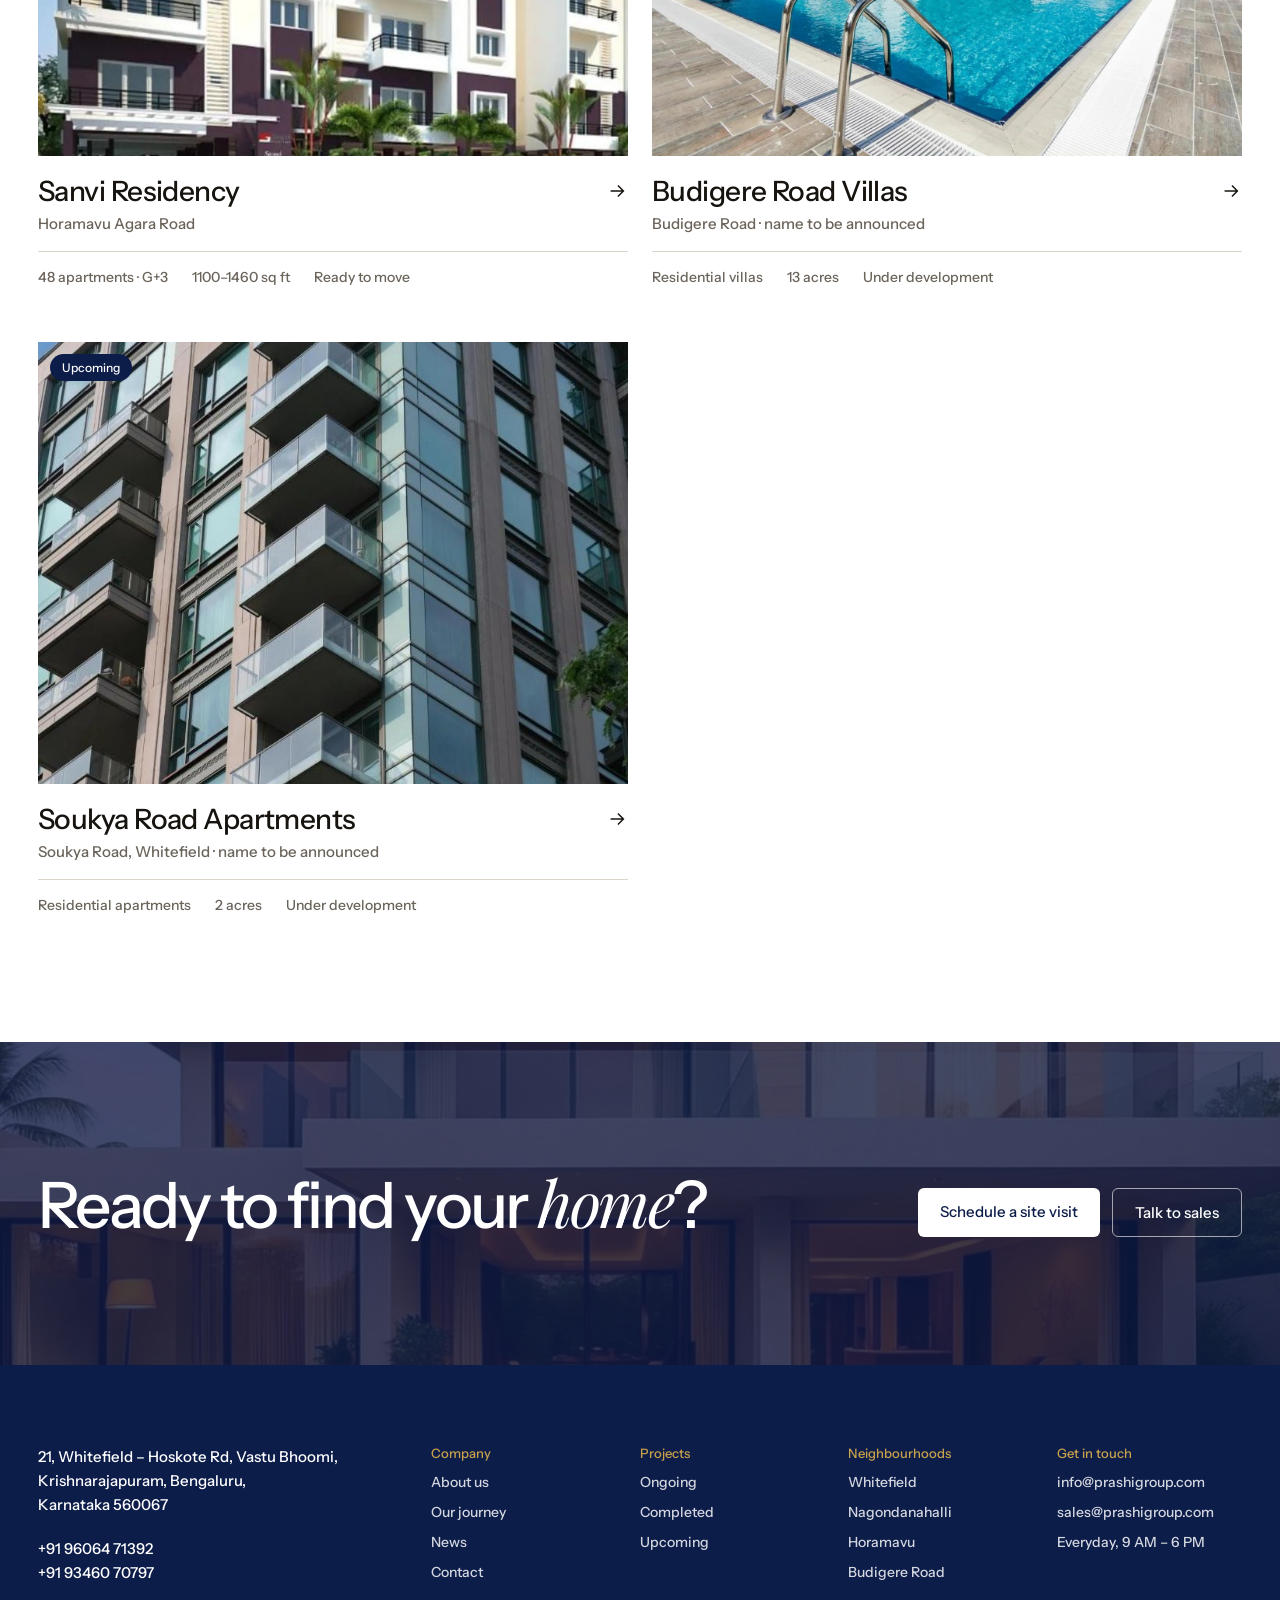
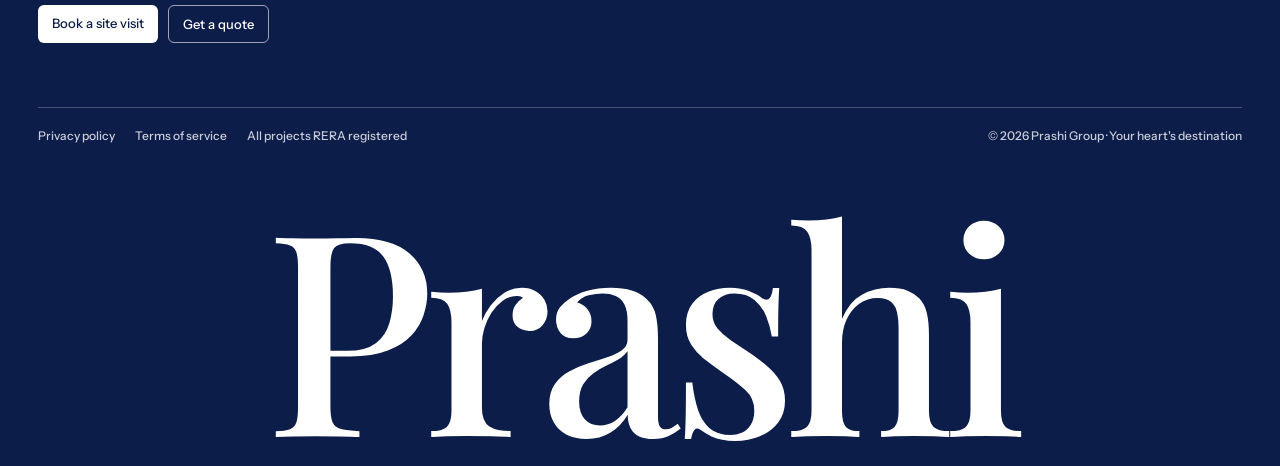
<file: projects.html>
<!doctype html>
<html lang="en">
<head>
<meta charset="utf-8">
<meta name="viewport" content="width=device-width, initial-scale=1">
<title>Prashi Group — Projects</title>
<link rel="icon" type="image/png" href="assets/img/prashi-logo.png">

<link rel="stylesheet" href="https://fonts.googleapis.com/css2?family=Instrument+Sans:wght@400;500;600&amp;family=Playfair+Display:ital,wght@0,400;0,500;1,400;1,500&amp;display=swap">
<style>
body{margin:0}
a{color:inherit;text-decoration:none}
a:hover{opacity:.85}
</style>

<link rel="stylesheet" href="assets/fx.css">
<script src="assets/fx.js"></script>

<link rel="stylesheet" href="https://fonts.googleapis.com/css2?family=Instrument+Sans:wght@400;500;600&amp;family=Playfair+Display:ital,wght@0,400;0,500;1,400;1,500&amp;display=swap">
<style>
body{margin:0}
</style>

</head>
<body>


<div data-fx-root="1" style="font-family: 'Instrument Sans', Arial, sans-serif; color: #17140F; background: #FFFFFF; font-weight: 500">
<div data-intro="1">

<header style="font-family: 'Instrument Sans', Arial, sans-serif; color: #17140F; background: #FFFFFF; border-bottom: 1px solid #ECE7DF; font-weight: 500; box-sizing: border-box; width: 100%; padding: 24px clamp(20px, 3vw, 40px); display: flex; flex-wrap: wrap; align-items: center; justify-content: space-between; gap: 16px 32px">
  <a href="index.html" aria-label="Prashi Group home" style="display: flex; align-items: center; gap: 10px; color: #17140F; text-decoration: none">
    <img src="assets/img/prashi-logo.png" alt="" style="height: 46px; width: auto; display: block">
    <span style="font-family: 'Playfair Display', Georgia, serif; font-size: 30px; line-height: 1; letter-spacing: -0.02em">Prashi</span>
    <span style="font-size: 10px; letter-spacing: 0.24em; text-transform: uppercase; align-self: flex-end; padding-bottom: 12px">Group</span>
  </a>
  <nav aria-label="Main" style="flex: 1 1 520px; display: flex; flex-wrap: wrap; justify-content: space-around; gap: 8px 32px; max-width: 760px; font-size: 14px">
    <a href="about.html" style="display: inline-flex; align-items: center; gap: 4px; padding: 8px 0; color: #17140F; text-decoration: none">Company <span aria-hidden="true">↓</span></a>
    <a href="projects.html" style="display: inline-flex; align-items: center; gap: 4px; padding: 8px 0; color: #17140F; text-decoration: none">Projects <span aria-hidden="true">↓</span></a>
    <a href="news.html" style="padding: 8px 0; color: #17140F; text-decoration: none">News</a>
    <a href="contact.html" style="padding: 8px 0; color: #17140F; text-decoration: none">Contact</a>
  </nav>
  <a href="contact.html" style="font-size: 14px; padding: 12px 18px; border: 1px solid #CFC7BB; border-radius: 6px; color: #17140F; text-decoration: none">Get a quote</a>
</header>
</div>

<section style="padding: clamp(80px, 9vw, 140px) clamp(20px, 3vw, 40px) 56px; display: flex; flex-wrap: wrap; justify-content: space-between; align-items: flex-end; gap: 32px">
  <div style="flex: 1 1 560px; min-width: 0">
    <p data-intro="1" style="margin: 0 0 28px; font-size: 13px; letter-spacing: 0.04em; text-transform: uppercase">Our portfolio</p>
    <h1 style="margin: 0; font-size: clamp(52px, 6.6vw, 100px); line-height: 1; letter-spacing: -0.04em; font-weight: 500">
      <span data-line="1" style="display: block"><span>Homes we've <em data-blurword="1" style="font-family: 'Playfair Display', Georgia, serif; font-weight: 400"><span>b</span><span>u</span><span>i</span><span>l</span><span>t</span></em>,</span></span>
      <span data-line="2" style="display: block"><span>and the ones</span></span>
      <span data-line="3" style="display: block"><span>we're building</span></span>
    </h1>
  </div>
  <p data-intro="2" style="flex: 0 1 340px; margin: 0; font-size: 17px; line-height: 1.55; color: #6B645B">Every Prashi project is RERA, BBMP and A-Katha approved, with Vastu-compliant layouts across East Bengaluru.</p>
</section>

<div data-intro="3" style="padding: 0 clamp(20px, 3vw, 40px)">
  <div role="group" aria-label="Filter projects by status" style="display: flex; flex-wrap: wrap; gap: 8px; padding-bottom: 24px">
    
      <button type="button" aria-pressed="true" style="height: 44px; padding: 0 18px; border-radius: 999px; font: inherit; font-size: 14px; cursor: pointer; border: 1px solid #0D1D4A; background: #0D1D4A; color: #FFFFFF; transition: background .3s, color .3s">All <span style="opacity: 0.7; margin-left: 4px">5</span></button>
    
      <button type="button" aria-pressed="false" style="height: 44px; padding: 0 18px; border-radius: 999px; font: inherit; font-size: 14px; cursor: pointer; border: 1px solid #CFC7BB; background: #FFFFFF; color: #17140F; transition: background .3s, color .3s">Ongoing <span style="opacity: 0.7; margin-left: 4px">1</span></button>
    
      <button type="button" aria-pressed="false" style="height: 44px; padding: 0 18px; border-radius: 999px; font: inherit; font-size: 14px; cursor: pointer; border: 1px solid #CFC7BB; background: #FFFFFF; color: #17140F; transition: background .3s, color .3s">Completed <span style="opacity: 0.7; margin-left: 4px">2</span></button>
    
      <button type="button" aria-pressed="false" style="height: 44px; padding: 0 18px; border-radius: 999px; font: inherit; font-size: 14px; cursor: pointer; border: 1px solid #CFC7BB; background: #FFFFFF; color: #17140F; transition: background .3s, color .3s">Upcoming <span style="opacity: 0.7; margin-left: 4px">2</span></button>
    
  </div>
  <div data-draw="x" style="height: 1px; background: #DCD5CA"></div>
</div>

<section style="padding: 48px clamp(20px, 3vw, 40px) clamp(96px, 10vw, 140px); display: grid; grid-template-columns: repeat(auto-fill, minmax(400px, 1fr)); gap: 56px 24px">

  <a href="project.html" data-reveal="up" style="display: flex; flex-direction: column; gap: 18px">
    <span class="zoom" style="position: relative; display: block; aspect-ratio: 4 / 3">
      <img src="assets/img/prashi-residency.jpg" alt="Prashi Residency elevation" style="width: 100%; height: 100%; object-fit: cover; display: block">
      <span style="position: absolute; left: 12px; top: 12px; font-size: 12px; background: #0D1D4A; color: #FFFFFF; padding: 6px 12px; border-radius: 999px">Ongoing</span>
    </span>
    <span class="nudge" style="display: flex; justify-content: space-between; align-items: flex-start; gap: 16px">
      <span style="display: flex; flex-direction: column; gap: 6px"><span style="font-size: 28px; letter-spacing: -0.02em">Prashi Residency</span><span style="font-size: 15px; color: #6B645B">Belathur, Whitefield</span></span>
      <svg width="22" height="22" viewbox="0 0 24 24" fill="none" stroke="currentColor" stroke-width="1.6" aria-hidden="true" style="flex: none; margin-top: 6px"><path d="M5 12h14M13 6l6 6-6 6"></path></svg>
    </span>
    <span style="display: flex; flex-wrap: wrap; gap: 8px 24px; padding-top: 16px; border-top: 1px solid #DCD5CA; font-size: 14px; color: #6B645B"><span>2 &amp; 3 BHK apartments</span><span>1045–1630 sq ft</span><span>Possession Dec 2026</span></span>
  </a>

  <a href="project.html" data-reveal="up" data-d="2" style="display: flex; flex-direction: column; gap: 18px">
    <span class="zoom" style="position: relative; display: block; aspect-ratio: 4 / 3">
      <img src="assets/img/sanvi-sankalpam.jpg" alt="Sanvi Sankalpam at dusk" style="width: 100%; height: 100%; object-fit: cover; display: block">
      <span style="position: absolute; left: 12px; top: 12px; font-size: 12px; background: #0D1D4A; color: #FFFFFF; padding: 6px 12px; border-radius: 999px">Delivered</span>
    </span>
    <span class="nudge" style="display: flex; justify-content: space-between; align-items: flex-start; gap: 16px">
      <span style="display: flex; flex-direction: column; gap: 6px"><span style="font-size: 28px; letter-spacing: -0.02em">Sanvi Sankalpam</span><span style="font-size: 15px; color: #6B645B">Nagondanahalli, near Whitefield</span></span>
      <svg width="22" height="22" viewbox="0 0 24 24" fill="none" stroke="currentColor" stroke-width="1.6" aria-hidden="true" style="flex: none; margin-top: 6px"><path d="M5 12h14M13 6l6 6-6 6"></path></svg>
    </span>
    <span style="display: flex; flex-wrap: wrap; gap: 8px 24px; padding-top: 16px; border-top: 1px solid #DCD5CA; font-size: 14px; color: #6B645B"><span>70 apartments · 2 &amp; 3 BHK</span><span>1100–1460 sq ft</span><span>Ready to move</span></span>
  </a>

  <a href="project.html" data-reveal="up" style="display: flex; flex-direction: column; gap: 18px">
    <span class="zoom" style="position: relative; display: block; aspect-ratio: 4 / 3">
      <img src="assets/img/sanvi-residency.jpg" alt="Sanvi Residency apartments" style="width: 100%; height: 100%; object-fit: cover; object-position: 30% center; display: block">
      <span style="position: absolute; left: 12px; top: 12px; font-size: 12px; background: #0D1D4A; color: #FFFFFF; padding: 6px 12px; border-radius: 999px">Delivered</span>
    </span>
    <span class="nudge" style="display: flex; justify-content: space-between; align-items: flex-start; gap: 16px">
      <span style="display: flex; flex-direction: column; gap: 6px"><span style="font-size: 28px; letter-spacing: -0.02em">Sanvi Residency</span><span style="font-size: 15px; color: #6B645B">Horamavu Agara Road</span></span>
      <svg width="22" height="22" viewbox="0 0 24 24" fill="none" stroke="currentColor" stroke-width="1.6" aria-hidden="true" style="flex: none; margin-top: 6px"><path d="M5 12h14M13 6l6 6-6 6"></path></svg>
    </span>
    <span style="display: flex; flex-wrap: wrap; gap: 8px 24px; padding-top: 16px; border-top: 1px solid #DCD5CA; font-size: 14px; color: #6B645B"><span>48 apartments · G+3</span><span>1100–1460 sq ft</span><span>Ready to move</span></span>
  </a>

  <a href="project.html" data-reveal="up" data-d="2" style="display: flex; flex-direction: column; gap: 18px">
    <span class="zoom" style="position: relative; display: block; aspect-ratio: 4 / 3">
      <img src="assets/img/budigere-villas.jpg" alt="Villa community with a pool" style="width: 100%; height: 100%; object-fit: cover; display: block">
      <span style="position: absolute; left: 12px; top: 12px; font-size: 12px; background: #0D1D4A; color: #FFFFFF; padding: 6px 12px; border-radius: 999px">Upcoming</span>
    </span>
    <span class="nudge" style="display: flex; justify-content: space-between; align-items: flex-start; gap: 16px">
      <span style="display: flex; flex-direction: column; gap: 6px"><span style="font-size: 28px; letter-spacing: -0.02em">Budigere Road Villas</span><span style="font-size: 15px; color: #6B645B">Budigere Road · name to be announced</span></span>
      <svg width="22" height="22" viewbox="0 0 24 24" fill="none" stroke="currentColor" stroke-width="1.6" aria-hidden="true" style="flex: none; margin-top: 6px"><path d="M5 12h14M13 6l6 6-6 6"></path></svg>
    </span>
    <span style="display: flex; flex-wrap: wrap; gap: 8px 24px; padding-top: 16px; border-top: 1px solid #DCD5CA; font-size: 14px; color: #6B645B"><span>Residential villas</span><span>13 acres</span><span>Under development</span></span>
  </a>

  <a href="project.html" data-reveal="up" style="display: flex; flex-direction: column; gap: 18px">
    <span class="zoom" style="position: relative; display: block; aspect-ratio: 4 / 3">
      <img src="assets/img/soukya-tower.jpg" alt="Apartment tower with balconies" style="width: 100%; height: 100%; object-fit: cover; display: block">
      <span style="position: absolute; left: 12px; top: 12px; font-size: 12px; background: #0D1D4A; color: #FFFFFF; padding: 6px 12px; border-radius: 999px">Upcoming</span>
    </span>
    <span class="nudge" style="display: flex; justify-content: space-between; align-items: flex-start; gap: 16px">
      <span style="display: flex; flex-direction: column; gap: 6px"><span style="font-size: 28px; letter-spacing: -0.02em">Soukya Road Apartments</span><span style="font-size: 15px; color: #6B645B">Soukya Road, Whitefield · name to be announced</span></span>
      <svg width="22" height="22" viewbox="0 0 24 24" fill="none" stroke="currentColor" stroke-width="1.6" aria-hidden="true" style="flex: none; margin-top: 6px"><path d="M5 12h14M13 6l6 6-6 6"></path></svg>
    </span>
    <span style="display: flex; flex-wrap: wrap; gap: 8px 24px; padding-top: 16px; border-top: 1px solid #DCD5CA; font-size: 14px; color: #6B645B"><span>Residential apartments</span><span>2 acres</span><span>Under development</span></span>
  </a>
</section>

<section style="position: relative; overflow: hidden; background: #0D1D4A; color: #FFFFFF; padding: clamp(96px, 10vw, 160px) clamp(20px, 3vw, 40px)">
  <div style="position: absolute; inset: 0; overflow: hidden; opacity: 0.22">
    <img data-parallax="0.2" data-scale="1.3" src="assets/img/villa-dusk.jpg" alt="" style="width: 100%; height: 100%; object-fit: cover; display: block; transform: scale(1.3)">
  </div>
  <div style="position: relative; display: flex; flex-wrap: wrap; justify-content: space-between; align-items: flex-end; gap: 32px">
    <h2 data-reveal="blur" style="margin: 0; flex: 1 1 520px; font-size: clamp(40px, 5vw, 72px); line-height: 1; letter-spacing: -0.04em; font-weight: 500">Ready to find your <em style="font-family: 'Playfair Display', Georgia, serif; font-weight: 400">home</em>?</h2>
    <div data-reveal="up" data-d="2" style="display: flex; flex-wrap: wrap; gap: 12px">
      <a href="contact.html" class="lift" style="padding: 14px 22px; background: #FFFFFF; color: #0D1D4A; border-radius: 6px; font-size: 15px">Schedule a site visit</a>
      <a href="contact.html" class="lift" style="padding: 14px 22px; border: 1px solid rgba(255,255,255,0.6); border-radius: 6px; font-size: 15px">Talk to sales</a>
    </div>
  </div>
</section>



<footer style="font-family: 'Instrument Sans', Arial, sans-serif; color: #FFFFFF; background: #0D1D4A; font-weight: 500; overflow: hidden">
  <div style="padding: 80px clamp(20px, 3vw, 40px) 0; display: flex; flex-wrap: wrap; gap: 56px; justify-content: space-between">
    <div data-reveal="up" style="flex: 1 1 280px; max-width: 340px; display: flex; flex-direction: column; gap: 20px">
      <p style="margin: 0; font-size: 15px; line-height: 1.6">21, Whitefield – Hoskote Rd, Vastu Bhoomi,<br>Krishnarajapuram, Bengaluru,<br>Karnataka 560067</p>
      <p style="margin: 0; font-size: 15px; line-height: 1.6">+91 96064 71392<br>+91 93460 70797</p>
      <div style="display: flex; flex-wrap: wrap; gap: 10px">
        <a href="contact.html" style="padding: 10px 14px; background: #FFFFFF; color: #0D1D4A; border-radius: 6px; font-size: 13px; text-decoration: none">Book a site visit</a>
        <a href="contact.html" style="padding: 10px 14px; border: 1px solid rgba(255,255,255,0.6); color: #FFFFFF; border-radius: 6px; font-size: 13px; text-decoration: none">Get a quote</a>
      </div>
    </div>
    <div data-reveal="up" data-d="2" style="flex: 3 1 640px; display: grid; grid-template-columns: repeat(auto-fit, minmax(150px, 1fr)); gap: 40px 24px">
      <div style="display: flex; flex-direction: column; gap: 12px; font-size: 14px">
        <span style="font-size: 13px; color: #C9A24B">Company</span>
        <a href="about.html" style="color: rgba(255,255,255,0.82); text-decoration: none">About us</a>
        <a href="about.html" style="color: rgba(255,255,255,0.82); text-decoration: none">Our journey</a>
        <a href="news.html" style="color: rgba(255,255,255,0.82); text-decoration: none">News</a>
        <a href="contact.html" style="color: rgba(255,255,255,0.82); text-decoration: none">Contact</a>
      </div>
      <div style="display: flex; flex-direction: column; gap: 12px; font-size: 14px">
        <span style="font-size: 13px; color: #C9A24B">Projects</span>
        <a href="projects.html" style="color: rgba(255,255,255,0.82); text-decoration: none">Ongoing</a>
        <a href="projects.html" style="color: rgba(255,255,255,0.82); text-decoration: none">Completed</a>
        <a href="projects.html" style="color: rgba(255,255,255,0.82); text-decoration: none">Upcoming</a>
      </div>
      <div style="display: flex; flex-direction: column; gap: 12px; font-size: 14px">
        <span style="font-size: 13px; color: #C9A24B">Neighbourhoods</span>
        <a href="projects.html" style="color: rgba(255,255,255,0.82); text-decoration: none">Whitefield</a>
        <a href="projects.html" style="color: rgba(255,255,255,0.82); text-decoration: none">Nagondanahalli</a>
        <a href="projects.html" style="color: rgba(255,255,255,0.82); text-decoration: none">Horamavu</a>
        <a href="projects.html" style="color: rgba(255,255,255,0.82); text-decoration: none">Budigere Road</a>
      </div>
      <div style="display: flex; flex-direction: column; gap: 12px; font-size: 14px">
        <span style="font-size: 13px; color: #C9A24B">Get in touch</span>
        <a href="mailto:info@prashigroup.com" style="color: rgba(255,255,255,0.82); text-decoration: none">info@prashigroup.com</a>
        <a href="mailto:sales@prashigroup.com" style="color: rgba(255,255,255,0.82); text-decoration: none">sales@prashigroup.com</a>
        <span style="color: rgba(255,255,255,0.82)">Everyday, 9 AM – 6 PM</span>
      </div>
    </div>
  </div>
  <div style="margin: 64px clamp(20px, 3vw, 40px) 0; padding: 20px 0; border-top: 1px solid rgba(255,255,255,0.22); display: flex; flex-wrap: wrap; justify-content: space-between; gap: 12px; font-size: 12px; color: rgba(255,255,255,0.78)">
    <span style="display: flex; gap: 20px; flex-wrap: wrap">
      <a href="index.html" style="color: rgba(255,255,255,0.78); text-decoration: none">Privacy policy</a>
      <a href="index.html" style="color: rgba(255,255,255,0.78); text-decoration: none">Terms of service</a>
      <span>All projects RERA registered</span>
    </span>
    <span>© 2026 Prashi Group · Your heart's destination</span>
  </div>
  <div aria-hidden="true" style="font-family: 'Playfair Display', Georgia, serif; font-size: clamp(120px, 22vw, 320px); line-height: 0.95; letter-spacing: -0.04em; padding: 24px clamp(10px, 2vw, 30px) 0.04em; white-space: nowrap; text-align: center; overflow: hidden"><span data-letters="1" style="display: inline-block"><span>P</span><span>r</span><span>a</span><span>s</span><span>h</span><span>i</span></span></div>
</footer>

</div>

<script>
(function(){
  var V=[["\n    \n      <button type=\"button\" aria-pressed=\"true\" style=\"height: 44px; padding: 0 18px; border-radius: 999px; font: inherit; font-size: 14px; cursor: pointer; border: 1px solid #0D1D4A; background: #0D1D4A; color: #FFFFFF; transition: background .3s, color .3s\">All <span style=\"opacity: 0.7; margin-left: 4px\">5</span></button>\n    \n      <button type=\"button\" aria-pressed=\"false\" style=\"height: 44px; padding: 0 18px; border-radius: 999px; font: inherit; font-size: 14px; cursor: pointer; border: 1px solid #CFC7BB; background: #FFFFFF; color: #17140F; transition: background .3s, color .3s\">Ongoing <span style=\"opacity: 0.7; margin-left: 4px\">1</span></button>\n    \n      <button type=\"button\" aria-pressed=\"false\" style=\"height: 44px; padding: 0 18px; border-radius: 999px; font: inherit; font-size: 14px; cursor: pointer; border: 1px solid #CFC7BB; background: #FFFFFF; color: #17140F; transition: background .3s, color .3s\">Completed <span style=\"opacity: 0.7; margin-left: 4px\">2</span></button>\n    \n      <button type=\"button\" aria-pressed=\"false\" style=\"height: 44px; padding: 0 18px; border-radius: 999px; font: inherit; font-size: 14px; cursor: pointer; border: 1px solid #CFC7BB; background: #FFFFFF; color: #17140F; transition: background .3s, color .3s\">Upcoming <span style=\"opacity: 0.7; margin-left: 4px\">2</span></button>\n    \n  ","\n\n  <a href=\"project.html\" data-reveal=\"up\" style=\"display: flex; flex-direction: column; gap: 18px\">\n    <span class=\"zoom\" style=\"position: relative; display: block; aspect-ratio: 4 / 3\">\n      <img src=\"assets/img/prashi-residency.jpg\" alt=\"Prashi Residency elevation\" style=\"width: 100%; height: 100%; object-fit: cover; display: block\">\n      <span style=\"position: absolute; left: 12px; top: 12px; font-size: 12px; background: #0D1D4A; color: #FFFFFF; padding: 6px 12px; border-radius: 999px\">Ongoing</span>\n    </span>\n    <span class=\"nudge\" style=\"display: flex; justify-content: space-between; align-items: flex-start; gap: 16px\">\n      <span style=\"display: flex; flex-direction: column; gap: 6px\"><span style=\"font-size: 28px; letter-spacing: -0.02em\">Prashi Residency</span><span style=\"font-size: 15px; color: #6B645B\">Belathur, Whitefield</span></span>\n      <svg width=\"22\" height=\"22\" viewbox=\"0 0 24 24\" fill=\"none\" stroke=\"currentColor\" stroke-width=\"1.6\" aria-hidden=\"true\" style=\"flex: none; margin-top: 6px\"><path d=\"M5 12h14M13 6l6 6-6 6\"></path></svg>\n    </span>\n    <span style=\"display: flex; flex-wrap: wrap; gap: 8px 24px; padding-top: 16px; border-top: 1px solid #DCD5CA; font-size: 14px; color: #6B645B\"><span>2 &amp; 3 BHK apartments</span><span>1045–1630 sq ft</span><span>Possession Dec 2026</span></span>\n  </a>\n\n  <a href=\"project.html\" data-reveal=\"up\" data-d=\"2\" style=\"display: flex; flex-direction: column; gap: 18px\">\n    <span class=\"zoom\" style=\"position: relative; display: block; aspect-ratio: 4 / 3\">\n      <img src=\"assets/img/sanvi-sankalpam.jpg\" alt=\"Sanvi Sankalpam at dusk\" style=\"width: 100%; height: 100%; object-fit: cover; display: block\">\n      <span style=\"position: absolute; left: 12px; top: 12px; font-size: 12px; background: #0D1D4A; color: #FFFFFF; padding: 6px 12px; border-radius: 999px\">Delivered</span>\n    </span>\n    <span class=\"nudge\" style=\"display: flex; justify-content: space-between; align-items: flex-start; gap: 16px\">\n      <span style=\"display: flex; flex-direction: column; gap: 6px\"><span style=\"font-size: 28px; letter-spacing: -0.02em\">Sanvi Sankalpam</span><span style=\"font-size: 15px; color: #6B645B\">Nagondanahalli, near Whitefield</span></span>\n      <svg width=\"22\" height=\"22\" viewbox=\"0 0 24 24\" fill=\"none\" stroke=\"currentColor\" stroke-width=\"1.6\" aria-hidden=\"true\" style=\"flex: none; margin-top: 6px\"><path d=\"M5 12h14M13 6l6 6-6 6\"></path></svg>\n    </span>\n    <span style=\"display: flex; flex-wrap: wrap; gap: 8px 24px; padding-top: 16px; border-top: 1px solid #DCD5CA; font-size: 14px; color: #6B645B\"><span>70 apartments · 2 &amp; 3 BHK</span><span>1100–1460 sq ft</span><span>Ready to move</span></span>\n  </a>\n\n  <a href=\"project.html\" data-reveal=\"up\" style=\"display: flex; flex-direction: column; gap: 18px\">\n    <span class=\"zoom\" style=\"position: relative; display: block; aspect-ratio: 4 / 3\">\n      <img src=\"assets/img/sanvi-residency.jpg\" alt=\"Sanvi Residency apartments\" style=\"width: 100%; height: 100%; object-fit: cover; object-position: 30% center; display: block\">\n      <span style=\"position: absolute; left: 12px; top: 12px; font-size: 12px; background: #0D1D4A; color: #FFFFFF; padding: 6px 12px; border-radius: 999px\">Delivered</span>\n    </span>\n    <span class=\"nudge\" style=\"display: flex; justify-content: space-between; align-items: flex-start; gap: 16px\">\n      <span style=\"display: flex; flex-direction: column; gap: 6px\"><span style=\"font-size: 28px; letter-spacing: -0.02em\">Sanvi Residency</span><span style=\"font-size: 15px; color: #6B645B\">Horamavu Agara Road</span></span>\n      <svg width=\"22\" height=\"22\" viewbox=\"0 0 24 24\" fill=\"none\" stroke=\"currentColor\" stroke-width=\"1.6\" aria-hidden=\"true\" style=\"flex: none; margin-top: 6px\"><path d=\"M5 12h14M13 6l6 6-6 6\"></path></svg>\n    </span>\n    <span style=\"display: flex; flex-wrap: wrap; gap: 8px 24px; padding-top: 16px; border-top: 1px solid #DCD5CA; font-size: 14px; color: #6B645B\"><span>48 apartments · G+3</span><span>1100–1460 sq ft</span><span>Ready to move</span></span>\n  </a>\n\n  <a href=\"project.html\" data-reveal=\"up\" data-d=\"2\" style=\"display: flex; flex-direction: column; gap: 18px\">\n    <span class=\"zoom\" style=\"position: relative; display: block; aspect-ratio: 4 / 3\">\n      <img src=\"assets/img/budigere-villas.jpg\" alt=\"Villa community with a pool\" style=\"width: 100%; height: 100%; object-fit: cover; display: block\">\n      <span style=\"position: absolute; left: 12px; top: 12px; font-size: 12px; background: #0D1D4A; color: #FFFFFF; padding: 6px 12px; border-radius: 999px\">Upcoming</span>\n    </span>\n    <span class=\"nudge\" style=\"display: flex; justify-content: space-between; align-items: flex-start; gap: 16px\">\n      <span style=\"display: flex; flex-direction: column; gap: 6px\"><span style=\"font-size: 28px; letter-spacing: -0.02em\">Budigere Road Villas</span><span style=\"font-size: 15px; color: #6B645B\">Budigere Road · name to be announced</span></span>\n      <svg width=\"22\" height=\"22\" viewbox=\"0 0 24 24\" fill=\"none\" stroke=\"currentColor\" stroke-width=\"1.6\" aria-hidden=\"true\" style=\"flex: none; margin-top: 6px\"><path d=\"M5 12h14M13 6l6 6-6 6\"></path></svg>\n    </span>\n    <span style=\"display: flex; flex-wrap: wrap; gap: 8px 24px; padding-top: 16px; border-top: 1px solid #DCD5CA; font-size: 14px; color: #6B645B\"><span>Residential villas</span><span>13 acres</span><span>Under development</span></span>\n  </a>\n\n  <a href=\"project.html\" data-reveal=\"up\" style=\"display: flex; flex-direction: column; gap: 18px\">\n    <span class=\"zoom\" style=\"position: relative; display: block; aspect-ratio: 4 / 3\">\n      <img src=\"assets/img/soukya-tower.jpg\" alt=\"Apartment tower with balconies\" style=\"width: 100%; height: 100%; object-fit: cover; display: block\">\n      <span style=\"position: absolute; left: 12px; top: 12px; font-size: 12px; background: #0D1D4A; color: #FFFFFF; padding: 6px 12px; border-radius: 999px\">Upcoming</span>\n    </span>\n    <span class=\"nudge\" style=\"display: flex; justify-content: space-between; align-items: flex-start; gap: 16px\">\n      <span style=\"display: flex; flex-direction: column; gap: 6px\"><span style=\"font-size: 28px; letter-spacing: -0.02em\">Soukya Road Apartments</span><span style=\"font-size: 15px; color: #6B645B\">Soukya Road, Whitefield · name to be announced</span></span>\n      <svg width=\"22\" height=\"22\" viewbox=\"0 0 24 24\" fill=\"none\" stroke=\"currentColor\" stroke-width=\"1.6\" aria-hidden=\"true\" style=\"flex: none; margin-top: 6px\"><path d=\"M5 12h14M13 6l6 6-6 6\"></path></svg>\n    </span>\n    <span style=\"display: flex; flex-wrap: wrap; gap: 8px 24px; padding-top: 16px; border-top: 1px solid #DCD5CA; font-size: 14px; color: #6B645B\"><span>Residential apartments</span><span>2 acres</span><span>Under development</span></span>\n  </a>\n"],["\n    \n      <button type=\"button\" aria-pressed=\"false\" style=\"height: 44px; padding: 0 18px; border-radius: 999px; font: inherit; font-size: 14px; cursor: pointer; border: 1px solid #CFC7BB; background: #FFFFFF; color: #17140F; transition: background .3s, color .3s\">All <span style=\"opacity: 0.7; margin-left: 4px\">5</span></button>\n    \n      <button type=\"button\" aria-pressed=\"true\" style=\"height: 44px; padding: 0 18px; border-radius: 999px; font: inherit; font-size: 14px; cursor: pointer; border: 1px solid #0D1D4A; background: #0D1D4A; color: #FFFFFF; transition: background .3s, color .3s\">Ongoing <span style=\"opacity: 0.7; margin-left: 4px\">1</span></button>\n    \n      <button type=\"button\" aria-pressed=\"false\" style=\"height: 44px; padding: 0 18px; border-radius: 999px; font: inherit; font-size: 14px; cursor: pointer; border: 1px solid #CFC7BB; background: #FFFFFF; color: #17140F; transition: background .3s, color .3s\">Completed <span style=\"opacity: 0.7; margin-left: 4px\">2</span></button>\n    \n      <button type=\"button\" aria-pressed=\"false\" style=\"height: 44px; padding: 0 18px; border-radius: 999px; font: inherit; font-size: 14px; cursor: pointer; border: 1px solid #CFC7BB; background: #FFFFFF; color: #17140F; transition: background .3s, color .3s\">Upcoming <span style=\"opacity: 0.7; margin-left: 4px\">2</span></button>\n    \n  ","\n\n  <a href=\"project.html\" data-reveal=\"up\" style=\"display: flex; flex-direction: column; gap: 18px\">\n    <span class=\"zoom\" style=\"position: relative; display: block; aspect-ratio: 4 / 3\">\n      <img src=\"assets/img/prashi-residency.jpg\" alt=\"Prashi Residency elevation\" style=\"width: 100%; height: 100%; object-fit: cover; display: block\">\n      <span style=\"position: absolute; left: 12px; top: 12px; font-size: 12px; background: #0D1D4A; color: #FFFFFF; padding: 6px 12px; border-radius: 999px\">Ongoing</span>\n    </span>\n    <span class=\"nudge\" style=\"display: flex; justify-content: space-between; align-items: flex-start; gap: 16px\">\n      <span style=\"display: flex; flex-direction: column; gap: 6px\"><span style=\"font-size: 28px; letter-spacing: -0.02em\">Prashi Residency</span><span style=\"font-size: 15px; color: #6B645B\">Belathur, Whitefield</span></span>\n      <svg width=\"22\" height=\"22\" viewbox=\"0 0 24 24\" fill=\"none\" stroke=\"currentColor\" stroke-width=\"1.6\" aria-hidden=\"true\" style=\"flex: none; margin-top: 6px\"><path d=\"M5 12h14M13 6l6 6-6 6\"></path></svg>\n    </span>\n    <span style=\"display: flex; flex-wrap: wrap; gap: 8px 24px; padding-top: 16px; border-top: 1px solid #DCD5CA; font-size: 14px; color: #6B645B\"><span>2 &amp; 3 BHK apartments</span><span>1045–1630 sq ft</span><span>Possession Dec 2026</span></span>\n  </a>\n\n  <a href=\"project.html\" data-reveal=\"up\" data-d=\"2\" style=\"display: none; flex-direction: column; gap: 18px\">\n    <span class=\"zoom\" style=\"position: relative; display: block; aspect-ratio: 4 / 3\">\n      <img src=\"assets/img/sanvi-sankalpam.jpg\" alt=\"Sanvi Sankalpam at dusk\" style=\"width: 100%; height: 100%; object-fit: cover; display: block\">\n      <span style=\"position: absolute; left: 12px; top: 12px; font-size: 12px; background: #0D1D4A; color: #FFFFFF; padding: 6px 12px; border-radius: 999px\">Delivered</span>\n    </span>\n    <span class=\"nudge\" style=\"display: flex; justify-content: space-between; align-items: flex-start; gap: 16px\">\n      <span style=\"display: flex; flex-direction: column; gap: 6px\"><span style=\"font-size: 28px; letter-spacing: -0.02em\">Sanvi Sankalpam</span><span style=\"font-size: 15px; color: #6B645B\">Nagondanahalli, near Whitefield</span></span>\n      <svg width=\"22\" height=\"22\" viewbox=\"0 0 24 24\" fill=\"none\" stroke=\"currentColor\" stroke-width=\"1.6\" aria-hidden=\"true\" style=\"flex: none; margin-top: 6px\"><path d=\"M5 12h14M13 6l6 6-6 6\"></path></svg>\n    </span>\n    <span style=\"display: flex; flex-wrap: wrap; gap: 8px 24px; padding-top: 16px; border-top: 1px solid #DCD5CA; font-size: 14px; color: #6B645B\"><span>70 apartments · 2 &amp; 3 BHK</span><span>1100–1460 sq ft</span><span>Ready to move</span></span>\n  </a>\n\n  <a href=\"project.html\" data-reveal=\"up\" style=\"display: none; flex-direction: column; gap: 18px\">\n    <span class=\"zoom\" style=\"position: relative; display: block; aspect-ratio: 4 / 3\">\n      <img src=\"assets/img/sanvi-residency.jpg\" alt=\"Sanvi Residency apartments\" style=\"width: 100%; height: 100%; object-fit: cover; object-position: 30% center; display: block\">\n      <span style=\"position: absolute; left: 12px; top: 12px; font-size: 12px; background: #0D1D4A; color: #FFFFFF; padding: 6px 12px; border-radius: 999px\">Delivered</span>\n    </span>\n    <span class=\"nudge\" style=\"display: flex; justify-content: space-between; align-items: flex-start; gap: 16px\">\n      <span style=\"display: flex; flex-direction: column; gap: 6px\"><span style=\"font-size: 28px; letter-spacing: -0.02em\">Sanvi Residency</span><span style=\"font-size: 15px; color: #6B645B\">Horamavu Agara Road</span></span>\n      <svg width=\"22\" height=\"22\" viewbox=\"0 0 24 24\" fill=\"none\" stroke=\"currentColor\" stroke-width=\"1.6\" aria-hidden=\"true\" style=\"flex: none; margin-top: 6px\"><path d=\"M5 12h14M13 6l6 6-6 6\"></path></svg>\n    </span>\n    <span style=\"display: flex; flex-wrap: wrap; gap: 8px 24px; padding-top: 16px; border-top: 1px solid #DCD5CA; font-size: 14px; color: #6B645B\"><span>48 apartments · G+3</span><span>1100–1460 sq ft</span><span>Ready to move</span></span>\n  </a>\n\n  <a href=\"project.html\" data-reveal=\"up\" data-d=\"2\" style=\"display: none; flex-direction: column; gap: 18px\">\n    <span class=\"zoom\" style=\"position: relative; display: block; aspect-ratio: 4 / 3\">\n      <img src=\"assets/img/budigere-villas.jpg\" alt=\"Villa community with a pool\" style=\"width: 100%; height: 100%; object-fit: cover; display: block\">\n      <span style=\"position: absolute; left: 12px; top: 12px; font-size: 12px; background: #0D1D4A; color: #FFFFFF; padding: 6px 12px; border-radius: 999px\">Upcoming</span>\n    </span>\n    <span class=\"nudge\" style=\"display: flex; justify-content: space-between; align-items: flex-start; gap: 16px\">\n      <span style=\"display: flex; flex-direction: column; gap: 6px\"><span style=\"font-size: 28px; letter-spacing: -0.02em\">Budigere Road Villas</span><span style=\"font-size: 15px; color: #6B645B\">Budigere Road · name to be announced</span></span>\n      <svg width=\"22\" height=\"22\" viewbox=\"0 0 24 24\" fill=\"none\" stroke=\"currentColor\" stroke-width=\"1.6\" aria-hidden=\"true\" style=\"flex: none; margin-top: 6px\"><path d=\"M5 12h14M13 6l6 6-6 6\"></path></svg>\n    </span>\n    <span style=\"display: flex; flex-wrap: wrap; gap: 8px 24px; padding-top: 16px; border-top: 1px solid #DCD5CA; font-size: 14px; color: #6B645B\"><span>Residential villas</span><span>13 acres</span><span>Under development</span></span>\n  </a>\n\n  <a href=\"project.html\" data-reveal=\"up\" style=\"display: none; flex-direction: column; gap: 18px\">\n    <span class=\"zoom\" style=\"position: relative; display: block; aspect-ratio: 4 / 3\">\n      <img src=\"assets/img/soukya-tower.jpg\" alt=\"Apartment tower with balconies\" style=\"width: 100%; height: 100%; object-fit: cover; display: block\">\n      <span style=\"position: absolute; left: 12px; top: 12px; font-size: 12px; background: #0D1D4A; color: #FFFFFF; padding: 6px 12px; border-radius: 999px\">Upcoming</span>\n    </span>\n    <span class=\"nudge\" style=\"display: flex; justify-content: space-between; align-items: flex-start; gap: 16px\">\n      <span style=\"display: flex; flex-direction: column; gap: 6px\"><span style=\"font-size: 28px; letter-spacing: -0.02em\">Soukya Road Apartments</span><span style=\"font-size: 15px; color: #6B645B\">Soukya Road, Whitefield · name to be announced</span></span>\n      <svg width=\"22\" height=\"22\" viewbox=\"0 0 24 24\" fill=\"none\" stroke=\"currentColor\" stroke-width=\"1.6\" aria-hidden=\"true\" style=\"flex: none; margin-top: 6px\"><path d=\"M5 12h14M13 6l6 6-6 6\"></path></svg>\n    </span>\n    <span style=\"display: flex; flex-wrap: wrap; gap: 8px 24px; padding-top: 16px; border-top: 1px solid #DCD5CA; font-size: 14px; color: #6B645B\"><span>Residential apartments</span><span>2 acres</span><span>Under development</span></span>\n  </a>\n"],["\n    \n      <button type=\"button\" aria-pressed=\"false\" style=\"height: 44px; padding: 0 18px; border-radius: 999px; font: inherit; font-size: 14px; cursor: pointer; border: 1px solid #CFC7BB; background: #FFFFFF; color: #17140F; transition: background .3s, color .3s\">All <span style=\"opacity: 0.7; margin-left: 4px\">5</span></button>\n    \n      <button type=\"button\" aria-pressed=\"false\" style=\"height: 44px; padding: 0 18px; border-radius: 999px; font: inherit; font-size: 14px; cursor: pointer; border: 1px solid #CFC7BB; background: #FFFFFF; color: #17140F; transition: background .3s, color .3s\">Ongoing <span style=\"opacity: 0.7; margin-left: 4px\">1</span></button>\n    \n      <button type=\"button\" aria-pressed=\"true\" style=\"height: 44px; padding: 0 18px; border-radius: 999px; font: inherit; font-size: 14px; cursor: pointer; border: 1px solid #0D1D4A; background: #0D1D4A; color: #FFFFFF; transition: background .3s, color .3s\">Completed <span style=\"opacity: 0.7; margin-left: 4px\">2</span></button>\n    \n      <button type=\"button\" aria-pressed=\"false\" style=\"height: 44px; padding: 0 18px; border-radius: 999px; font: inherit; font-size: 14px; cursor: pointer; border: 1px solid #CFC7BB; background: #FFFFFF; color: #17140F; transition: background .3s, color .3s\">Upcoming <span style=\"opacity: 0.7; margin-left: 4px\">2</span></button>\n    \n  ","\n\n  <a href=\"project.html\" data-reveal=\"up\" style=\"display: none; flex-direction: column; gap: 18px\">\n    <span class=\"zoom\" style=\"position: relative; display: block; aspect-ratio: 4 / 3\">\n      <img src=\"assets/img/prashi-residency.jpg\" alt=\"Prashi Residency elevation\" style=\"width: 100%; height: 100%; object-fit: cover; display: block\">\n      <span style=\"position: absolute; left: 12px; top: 12px; font-size: 12px; background: #0D1D4A; color: #FFFFFF; padding: 6px 12px; border-radius: 999px\">Ongoing</span>\n    </span>\n    <span class=\"nudge\" style=\"display: flex; justify-content: space-between; align-items: flex-start; gap: 16px\">\n      <span style=\"display: flex; flex-direction: column; gap: 6px\"><span style=\"font-size: 28px; letter-spacing: -0.02em\">Prashi Residency</span><span style=\"font-size: 15px; color: #6B645B\">Belathur, Whitefield</span></span>\n      <svg width=\"22\" height=\"22\" viewbox=\"0 0 24 24\" fill=\"none\" stroke=\"currentColor\" stroke-width=\"1.6\" aria-hidden=\"true\" style=\"flex: none; margin-top: 6px\"><path d=\"M5 12h14M13 6l6 6-6 6\"></path></svg>\n    </span>\n    <span style=\"display: flex; flex-wrap: wrap; gap: 8px 24px; padding-top: 16px; border-top: 1px solid #DCD5CA; font-size: 14px; color: #6B645B\"><span>2 &amp; 3 BHK apartments</span><span>1045–1630 sq ft</span><span>Possession Dec 2026</span></span>\n  </a>\n\n  <a href=\"project.html\" data-reveal=\"up\" data-d=\"2\" style=\"display: flex; flex-direction: column; gap: 18px\">\n    <span class=\"zoom\" style=\"position: relative; display: block; aspect-ratio: 4 / 3\">\n      <img src=\"assets/img/sanvi-sankalpam.jpg\" alt=\"Sanvi Sankalpam at dusk\" style=\"width: 100%; height: 100%; object-fit: cover; display: block\">\n      <span style=\"position: absolute; left: 12px; top: 12px; font-size: 12px; background: #0D1D4A; color: #FFFFFF; padding: 6px 12px; border-radius: 999px\">Delivered</span>\n    </span>\n    <span class=\"nudge\" style=\"display: flex; justify-content: space-between; align-items: flex-start; gap: 16px\">\n      <span style=\"display: flex; flex-direction: column; gap: 6px\"><span style=\"font-size: 28px; letter-spacing: -0.02em\">Sanvi Sankalpam</span><span style=\"font-size: 15px; color: #6B645B\">Nagondanahalli, near Whitefield</span></span>\n      <svg width=\"22\" height=\"22\" viewbox=\"0 0 24 24\" fill=\"none\" stroke=\"currentColor\" stroke-width=\"1.6\" aria-hidden=\"true\" style=\"flex: none; margin-top: 6px\"><path d=\"M5 12h14M13 6l6 6-6 6\"></path></svg>\n    </span>\n    <span style=\"display: flex; flex-wrap: wrap; gap: 8px 24px; padding-top: 16px; border-top: 1px solid #DCD5CA; font-size: 14px; color: #6B645B\"><span>70 apartments · 2 &amp; 3 BHK</span><span>1100–1460 sq ft</span><span>Ready to move</span></span>\n  </a>\n\n  <a href=\"project.html\" data-reveal=\"up\" style=\"display: flex; flex-direction: column; gap: 18px\">\n    <span class=\"zoom\" style=\"position: relative; display: block; aspect-ratio: 4 / 3\">\n      <img src=\"assets/img/sanvi-residency.jpg\" alt=\"Sanvi Residency apartments\" style=\"width: 100%; height: 100%; object-fit: cover; object-position: 30% center; display: block\">\n      <span style=\"position: absolute; left: 12px; top: 12px; font-size: 12px; background: #0D1D4A; color: #FFFFFF; padding: 6px 12px; border-radius: 999px\">Delivered</span>\n    </span>\n    <span class=\"nudge\" style=\"display: flex; justify-content: space-between; align-items: flex-start; gap: 16px\">\n      <span style=\"display: flex; flex-direction: column; gap: 6px\"><span style=\"font-size: 28px; letter-spacing: -0.02em\">Sanvi Residency</span><span style=\"font-size: 15px; color: #6B645B\">Horamavu Agara Road</span></span>\n      <svg width=\"22\" height=\"22\" viewbox=\"0 0 24 24\" fill=\"none\" stroke=\"currentColor\" stroke-width=\"1.6\" aria-hidden=\"true\" style=\"flex: none; margin-top: 6px\"><path d=\"M5 12h14M13 6l6 6-6 6\"></path></svg>\n    </span>\n    <span style=\"display: flex; flex-wrap: wrap; gap: 8px 24px; padding-top: 16px; border-top: 1px solid #DCD5CA; font-size: 14px; color: #6B645B\"><span>48 apartments · G+3</span><span>1100–1460 sq ft</span><span>Ready to move</span></span>\n  </a>\n\n  <a href=\"project.html\" data-reveal=\"up\" data-d=\"2\" style=\"display: none; flex-direction: column; gap: 18px\">\n    <span class=\"zoom\" style=\"position: relative; display: block; aspect-ratio: 4 / 3\">\n      <img src=\"assets/img/budigere-villas.jpg\" alt=\"Villa community with a pool\" style=\"width: 100%; height: 100%; object-fit: cover; display: block\">\n      <span style=\"position: absolute; left: 12px; top: 12px; font-size: 12px; background: #0D1D4A; color: #FFFFFF; padding: 6px 12px; border-radius: 999px\">Upcoming</span>\n    </span>\n    <span class=\"nudge\" style=\"display: flex; justify-content: space-between; align-items: flex-start; gap: 16px\">\n      <span style=\"display: flex; flex-direction: column; gap: 6px\"><span style=\"font-size: 28px; letter-spacing: -0.02em\">Budigere Road Villas</span><span style=\"font-size: 15px; color: #6B645B\">Budigere Road · name to be announced</span></span>\n      <svg width=\"22\" height=\"22\" viewbox=\"0 0 24 24\" fill=\"none\" stroke=\"currentColor\" stroke-width=\"1.6\" aria-hidden=\"true\" style=\"flex: none; margin-top: 6px\"><path d=\"M5 12h14M13 6l6 6-6 6\"></path></svg>\n    </span>\n    <span style=\"display: flex; flex-wrap: wrap; gap: 8px 24px; padding-top: 16px; border-top: 1px solid #DCD5CA; font-size: 14px; color: #6B645B\"><span>Residential villas</span><span>13 acres</span><span>Under development</span></span>\n  </a>\n\n  <a href=\"project.html\" data-reveal=\"up\" style=\"display: none; flex-direction: column; gap: 18px\">\n    <span class=\"zoom\" style=\"position: relative; display: block; aspect-ratio: 4 / 3\">\n      <img src=\"assets/img/soukya-tower.jpg\" alt=\"Apartment tower with balconies\" style=\"width: 100%; height: 100%; object-fit: cover; display: block\">\n      <span style=\"position: absolute; left: 12px; top: 12px; font-size: 12px; background: #0D1D4A; color: #FFFFFF; padding: 6px 12px; border-radius: 999px\">Upcoming</span>\n    </span>\n    <span class=\"nudge\" style=\"display: flex; justify-content: space-between; align-items: flex-start; gap: 16px\">\n      <span style=\"display: flex; flex-direction: column; gap: 6px\"><span style=\"font-size: 28px; letter-spacing: -0.02em\">Soukya Road Apartments</span><span style=\"font-size: 15px; color: #6B645B\">Soukya Road, Whitefield · name to be announced</span></span>\n      <svg width=\"22\" height=\"22\" viewbox=\"0 0 24 24\" fill=\"none\" stroke=\"currentColor\" stroke-width=\"1.6\" aria-hidden=\"true\" style=\"flex: none; margin-top: 6px\"><path d=\"M5 12h14M13 6l6 6-6 6\"></path></svg>\n    </span>\n    <span style=\"display: flex; flex-wrap: wrap; gap: 8px 24px; padding-top: 16px; border-top: 1px solid #DCD5CA; font-size: 14px; color: #6B645B\"><span>Residential apartments</span><span>2 acres</span><span>Under development</span></span>\n  </a>\n"],["\n    \n      <button type=\"button\" aria-pressed=\"false\" style=\"height: 44px; padding: 0 18px; border-radius: 999px; font: inherit; font-size: 14px; cursor: pointer; border: 1px solid #CFC7BB; background: #FFFFFF; color: #17140F; transition: background .3s, color .3s\">All <span style=\"opacity: 0.7; margin-left: 4px\">5</span></button>\n    \n      <button type=\"button\" aria-pressed=\"false\" style=\"height: 44px; padding: 0 18px; border-radius: 999px; font: inherit; font-size: 14px; cursor: pointer; border: 1px solid #CFC7BB; background: #FFFFFF; color: #17140F; transition: background .3s, color .3s\">Ongoing <span style=\"opacity: 0.7; margin-left: 4px\">1</span></button>\n    \n      <button type=\"button\" aria-pressed=\"false\" style=\"height: 44px; padding: 0 18px; border-radius: 999px; font: inherit; font-size: 14px; cursor: pointer; border: 1px solid #CFC7BB; background: #FFFFFF; color: #17140F; transition: background .3s, color .3s\">Completed <span style=\"opacity: 0.7; margin-left: 4px\">2</span></button>\n    \n      <button type=\"button\" aria-pressed=\"true\" style=\"height: 44px; padding: 0 18px; border-radius: 999px; font: inherit; font-size: 14px; cursor: pointer; border: 1px solid #0D1D4A; background: #0D1D4A; color: #FFFFFF; transition: background .3s, color .3s\">Upcoming <span style=\"opacity: 0.7; margin-left: 4px\">2</span></button>\n    \n  ","\n\n  <a href=\"project.html\" data-reveal=\"up\" style=\"display: none; flex-direction: column; gap: 18px\">\n    <span class=\"zoom\" style=\"position: relative; display: block; aspect-ratio: 4 / 3\">\n      <img src=\"assets/img/prashi-residency.jpg\" alt=\"Prashi Residency elevation\" style=\"width: 100%; height: 100%; object-fit: cover; display: block\">\n      <span style=\"position: absolute; left: 12px; top: 12px; font-size: 12px; background: #0D1D4A; color: #FFFFFF; padding: 6px 12px; border-radius: 999px\">Ongoing</span>\n    </span>\n    <span class=\"nudge\" style=\"display: flex; justify-content: space-between; align-items: flex-start; gap: 16px\">\n      <span style=\"display: flex; flex-direction: column; gap: 6px\"><span style=\"font-size: 28px; letter-spacing: -0.02em\">Prashi Residency</span><span style=\"font-size: 15px; color: #6B645B\">Belathur, Whitefield</span></span>\n      <svg width=\"22\" height=\"22\" viewbox=\"0 0 24 24\" fill=\"none\" stroke=\"currentColor\" stroke-width=\"1.6\" aria-hidden=\"true\" style=\"flex: none; margin-top: 6px\"><path d=\"M5 12h14M13 6l6 6-6 6\"></path></svg>\n    </span>\n    <span style=\"display: flex; flex-wrap: wrap; gap: 8px 24px; padding-top: 16px; border-top: 1px solid #DCD5CA; font-size: 14px; color: #6B645B\"><span>2 &amp; 3 BHK apartments</span><span>1045–1630 sq ft</span><span>Possession Dec 2026</span></span>\n  </a>\n\n  <a href=\"project.html\" data-reveal=\"up\" data-d=\"2\" style=\"display: none; flex-direction: column; gap: 18px\">\n    <span class=\"zoom\" style=\"position: relative; display: block; aspect-ratio: 4 / 3\">\n      <img src=\"assets/img/sanvi-sankalpam.jpg\" alt=\"Sanvi Sankalpam at dusk\" style=\"width: 100%; height: 100%; object-fit: cover; display: block\">\n      <span style=\"position: absolute; left: 12px; top: 12px; font-size: 12px; background: #0D1D4A; color: #FFFFFF; padding: 6px 12px; border-radius: 999px\">Delivered</span>\n    </span>\n    <span class=\"nudge\" style=\"display: flex; justify-content: space-between; align-items: flex-start; gap: 16px\">\n      <span style=\"display: flex; flex-direction: column; gap: 6px\"><span style=\"font-size: 28px; letter-spacing: -0.02em\">Sanvi Sankalpam</span><span style=\"font-size: 15px; color: #6B645B\">Nagondanahalli, near Whitefield</span></span>\n      <svg width=\"22\" height=\"22\" viewbox=\"0 0 24 24\" fill=\"none\" stroke=\"currentColor\" stroke-width=\"1.6\" aria-hidden=\"true\" style=\"flex: none; margin-top: 6px\"><path d=\"M5 12h14M13 6l6 6-6 6\"></path></svg>\n    </span>\n    <span style=\"display: flex; flex-wrap: wrap; gap: 8px 24px; padding-top: 16px; border-top: 1px solid #DCD5CA; font-size: 14px; color: #6B645B\"><span>70 apartments · 2 &amp; 3 BHK</span><span>1100–1460 sq ft</span><span>Ready to move</span></span>\n  </a>\n\n  <a href=\"project.html\" data-reveal=\"up\" style=\"display: none; flex-direction: column; gap: 18px\">\n    <span class=\"zoom\" style=\"position: relative; display: block; aspect-ratio: 4 / 3\">\n      <img src=\"assets/img/sanvi-residency.jpg\" alt=\"Sanvi Residency apartments\" style=\"width: 100%; height: 100%; object-fit: cover; object-position: 30% center; display: block\">\n      <span style=\"position: absolute; left: 12px; top: 12px; font-size: 12px; background: #0D1D4A; color: #FFFFFF; padding: 6px 12px; border-radius: 999px\">Delivered</span>\n    </span>\n    <span class=\"nudge\" style=\"display: flex; justify-content: space-between; align-items: flex-start; gap: 16px\">\n      <span style=\"display: flex; flex-direction: column; gap: 6px\"><span style=\"font-size: 28px; letter-spacing: -0.02em\">Sanvi Residency</span><span style=\"font-size: 15px; color: #6B645B\">Horamavu Agara Road</span></span>\n      <svg width=\"22\" height=\"22\" viewbox=\"0 0 24 24\" fill=\"none\" stroke=\"currentColor\" stroke-width=\"1.6\" aria-hidden=\"true\" style=\"flex: none; margin-top: 6px\"><path d=\"M5 12h14M13 6l6 6-6 6\"></path></svg>\n    </span>\n    <span style=\"display: flex; flex-wrap: wrap; gap: 8px 24px; padding-top: 16px; border-top: 1px solid #DCD5CA; font-size: 14px; color: #6B645B\"><span>48 apartments · G+3</span><span>1100–1460 sq ft</span><span>Ready to move</span></span>\n  </a>\n\n  <a href=\"project.html\" data-reveal=\"up\" data-d=\"2\" style=\"display: flex; flex-direction: column; gap: 18px\">\n    <span class=\"zoom\" style=\"position: relative; display: block; aspect-ratio: 4 / 3\">\n      <img src=\"assets/img/budigere-villas.jpg\" alt=\"Villa community with a pool\" style=\"width: 100%; height: 100%; object-fit: cover; display: block\">\n      <span style=\"position: absolute; left: 12px; top: 12px; font-size: 12px; background: #0D1D4A; color: #FFFFFF; padding: 6px 12px; border-radius: 999px\">Upcoming</span>\n    </span>\n    <span class=\"nudge\" style=\"display: flex; justify-content: space-between; align-items: flex-start; gap: 16px\">\n      <span style=\"display: flex; flex-direction: column; gap: 6px\"><span style=\"font-size: 28px; letter-spacing: -0.02em\">Budigere Road Villas</span><span style=\"font-size: 15px; color: #6B645B\">Budigere Road · name to be announced</span></span>\n      <svg width=\"22\" height=\"22\" viewbox=\"0 0 24 24\" fill=\"none\" stroke=\"currentColor\" stroke-width=\"1.6\" aria-hidden=\"true\" style=\"flex: none; margin-top: 6px\"><path d=\"M5 12h14M13 6l6 6-6 6\"></path></svg>\n    </span>\n    <span style=\"display: flex; flex-wrap: wrap; gap: 8px 24px; padding-top: 16px; border-top: 1px solid #DCD5CA; font-size: 14px; color: #6B645B\"><span>Residential villas</span><span>13 acres</span><span>Under development</span></span>\n  </a>\n\n  <a href=\"project.html\" data-reveal=\"up\" style=\"display: flex; flex-direction: column; gap: 18px\">\n    <span class=\"zoom\" style=\"position: relative; display: block; aspect-ratio: 4 / 3\">\n      <img src=\"assets/img/soukya-tower.jpg\" alt=\"Apartment tower with balconies\" style=\"width: 100%; height: 100%; object-fit: cover; display: block\">\n      <span style=\"position: absolute; left: 12px; top: 12px; font-size: 12px; background: #0D1D4A; color: #FFFFFF; padding: 6px 12px; border-radius: 999px\">Upcoming</span>\n    </span>\n    <span class=\"nudge\" style=\"display: flex; justify-content: space-between; align-items: flex-start; gap: 16px\">\n      <span style=\"display: flex; flex-direction: column; gap: 6px\"><span style=\"font-size: 28px; letter-spacing: -0.02em\">Soukya Road Apartments</span><span style=\"font-size: 15px; color: #6B645B\">Soukya Road, Whitefield · name to be announced</span></span>\n      <svg width=\"22\" height=\"22\" viewbox=\"0 0 24 24\" fill=\"none\" stroke=\"currentColor\" stroke-width=\"1.6\" aria-hidden=\"true\" style=\"flex: none; margin-top: 6px\"><path d=\"M5 12h14M13 6l6 6-6 6\"></path></svg>\n    </span>\n    <span style=\"display: flex; flex-wrap: wrap; gap: 8px 24px; padding-top: 16px; border-top: 1px solid #DCD5CA; font-size: 14px; color: #6B645B\"><span>Residential apartments</span><span>2 acres</span><span>Under development</span></span>\n  </a>\n"]];
  var R=["[role=\"group\"]","section[style*=\"grid-template-columns: repeat(auto-fill, minmax(400px\"]"];
  var box=document.querySelector("[role=\"group\"]");
  function show(i){ R.forEach(function(sel,k){ var el=document.querySelector(sel); if(el) el.innerHTML=V[i][k]; }); }
  document.addEventListener('click',function(e){
    var c=document.querySelector("[role=\"group\"]"); if(!c) return;
    var b=e.target.closest("[role=\"group\"] button"); if(!b) return;
    var i=[].indexOf.call(c.querySelectorAll("button"),b); if(i>-1) show(i);
  });
})();
</script>
</body>
</html>
</file>
<file: assets/fx.css>
/* Prashi Group — scroll & motion layer. Everything is gated by html.fx-on,
   which fx.js adds only when the page actually scrolls (full-window view)
   and the visitor hasn't asked for reduced motion. */

/* Reveal on enter */
.fx-on [data-reveal]{opacity:0;transition:opacity 1s cubic-bezier(.2,.7,.2,1),transform 1.2s cubic-bezier(.2,.7,.2,1),filter 1s ease,color .3s ease,border-color .3s ease;will-change:opacity,transform}
.fx-on [data-reveal="up"]{transform:translate3d(0,56px,0)}
.fx-on [data-reveal="left"]{transform:translate3d(-64px,0,0)}
.fx-on [data-reveal="right"]{transform:translate3d(64px,0,0)}
.fx-on [data-reveal="scale"]{transform:scale(.92)}
.fx-on [data-reveal="blur"]{filter:blur(16px);transform:translate3d(0,14px,0)}
.fx-on [data-reveal].in{opacity:1;transform:none;filter:none}
.fx-on [data-d="1"]{transition-delay:.08s}.fx-on [data-d="2"]{transition-delay:.16s}.fx-on [data-d="3"]{transition-delay:.24s}.fx-on [data-d="4"]{transition-delay:.32s}.fx-on [data-d="5"]{transition-delay:.4s}.fx-on [data-d="6"]{transition-delay:.48s}.fx-on [data-d="7"]{transition-delay:.56s}.fx-on [data-d="8"]{transition-delay:.64s}

/* Hero headline: lines rise out of a mask */
.fx-on [data-line]{overflow:hidden;padding-bottom:.08em;margin-bottom:-.08em}
.fx-on [data-line]>span{display:inline-block;transform:translate3d(0,110%,0);animation:fxRise 1.3s cubic-bezier(.2,.8,.2,1) forwards}
.fx-on [data-line="2"]>span{animation-delay:.12s}
.fx-on [data-line="3"]>span{animation-delay:.24s}
@keyframes fxRise{to{transform:none}}

/* Italic accent word: letters sharpen out of a blur */
.fx-on [data-blurword]>span{display:inline-block;opacity:0;filter:blur(14px);transform:translate3d(-.06em,0,0);animation:fxBlur 1.1s ease forwards}
.fx-on [data-blurword]>span:nth-child(1){animation-delay:.55s}.fx-on [data-blurword]>span:nth-child(2){animation-delay:.63s}.fx-on [data-blurword]>span:nth-child(3){animation-delay:.71s}.fx-on [data-blurword]>span:nth-child(4){animation-delay:.79s}.fx-on [data-blurword]>span:nth-child(5){animation-delay:.87s}.fx-on [data-blurword]>span:nth-child(6){animation-delay:.95s}.fx-on [data-blurword]>span:nth-child(7){animation-delay:1.03s}.fx-on [data-blurword]>span:nth-child(8){animation-delay:1.11s}
@keyframes fxBlur{to{opacity:1;filter:none;transform:none}}

/* Hero supporting elements fade up after the headline */
.fx-on [data-intro]{opacity:0;transform:translate3d(0,28px,0);animation:fxIntro 1.1s .7s cubic-bezier(.2,.7,.2,1) forwards}
.fx-on [data-intro="2"]{animation-delay:.9s}
.fx-on [data-intro="3"]{animation-delay:1.1s}
@keyframes fxIntro{to{opacity:1;transform:none}}

/* Statement paragraphs: lines rise in one after another, italic words sharpen out of a blur */
.fx-on [data-words] [data-w]{display:inline-block;opacity:0;transform:translate3d(0,.7em,0);transition:opacity .9s ease,transform 1.1s cubic-bezier(.2,.8,.2,1),filter 1.3s ease}
.fx-on [data-words] em[data-w]{filter:blur(14px);transform:translate3d(-.12em,0,0)}
.fx-on [data-words] [data-w].lit{opacity:1;transform:none;filter:none}
.fx-on [data-words] [data-chip]{opacity:0;transform:scale(.3) rotate(-6deg);transition:transform .9s cubic-bezier(.2,.9,.25,1.2),opacity .5s ease}
.fx-on [data-words] [data-chip].lit{opacity:1;transform:none}

/* Hairlines draw in */
.fx-on [data-draw="x"]{transform:scaleX(0);transform-origin:left center;transition:transform 1.6s cubic-bezier(.2,.7,.2,1)}
.fx-on [data-draw="y"]{transform:scaleY(0);transform-origin:center top;transition:transform 1.6s cubic-bezier(.2,.7,.2,1)}
.fx-on [data-draw].in{transform:none}

/* Giant wordmark: letters rise one by one */
.fx-on [data-letters]>span{display:inline-block;transform:translate3d(0,105%,0);transition:transform 1.3s cubic-bezier(.2,.8,.2,1)}
.fx-on [data-letters].in>span{transform:none}
.fx-on [data-letters]>span:nth-child(2){transition-delay:.06s}.fx-on [data-letters]>span:nth-child(3){transition-delay:.12s}.fx-on [data-letters]>span:nth-child(4){transition-delay:.18s}.fx-on [data-letters]>span:nth-child(5){transition-delay:.24s}.fx-on [data-letters]>span:nth-child(6){transition-delay:.3s}

/* Featured projects: full-screen pinned slider, next slide wipes up from the bottom */
.fx-on [data-slider]>[data-pin]{position:sticky !important;top:0;height:100vh !important;min-height:0 !important;box-sizing:border-box}

/* Drag-to-scroll card row */
.fx-on [data-track]{cursor:grab}
.fx-on [data-track].dragging{cursor:grabbing;user-select:none}
.fx-on [data-track].dragging a{pointer-events:none}

/* Hero slideshow: slow zoom and crossfade, like a looping film */
.fx-on [data-heroslide]{animation:fxHero 18s linear infinite both}
.fx-on [data-heroslide="1"]{animation-delay:-1s}
.fx-on [data-heroslide="2"]{animation-delay:5s}
.fx-on [data-heroslide="3"]{animation-delay:11s}
@keyframes fxHero{0%{opacity:0;transform:scale(1.02)}5.5%{opacity:1}33.3%{opacity:1}39%{opacity:0;transform:scale(1.12)}100%{opacity:0;transform:scale(1.12)}}

/* Live view only (real browser window, not a canvas frame): big airy spacing and full-screen sections */
.live [data-full]{min-height:100vh !important}
.live [data-gap~="t"]{padding-top:clamp(110px,15vw,300px) !important}
.live [data-gap~="b"]{padding-bottom:clamp(110px,15vw,300px) !important}
.live [data-statement]{font-size:clamp(36px,4.9vw,94px) !important;max-width:min(92vw,1280px) !important}
.live [data-cell]{padding-top:clamp(64px,8vw,150px) !important;padding-bottom:clamp(64px,8vw,150px) !important}
.live [data-tall]{min-height:min(88vh,900px) !important}
.live [data-band]{height:min(100vh,56vw) !important}
.live [data-card]{flex-basis:clamp(280px,22vw,430px) !important}
.live [data-card] .zoom{height:clamp(360px,30vw,580px) !important}
.live [data-bleed]{padding-left:0 !important;padding-right:0 !important;padding-bottom:0 !important}
@media (min-width:900px){
  .live [data-ctah]{min-height:100vh !important}
  .live [data-newstext]{padding-left:clamp(0px,30vw,560px) !important}
}

/* Parallax layers */
.fx-on [data-parallax]{will-change:transform}

/* Hover: slow image zoom, arrow nudge */
.zoom{overflow:hidden}
.zoom img{transition:transform 1.4s cubic-bezier(.2,.7,.2,1)}
.zoom:hover img{transform:scale(1.06)}
.nudge svg{transition:transform .4s cubic-bezier(.2,.7,.2,1)}
.nudge:hover svg{transform:translateX(6px)}
.lift{transition:transform .5s cubic-bezier(.2,.7,.2,1)}
.lift:hover,.fx-on [data-reveal].in.lift:hover{transform:translateY(-4px)}

/* Section that turns navy as it arrives */
.fx-on [data-bgshift],.fx-on [data-bgshift] [data-cell]{background-color:#FFFFFF !important;transition:background-color .9s ease,color .9s ease}
.fx-on [data-bgshift]{color:#17140F !important}
.fx-on [data-bgshift].lit,.fx-on [data-bgshift].lit [data-cell]{background-color:#0D1D4A !important}
.fx-on [data-bgshift].lit{color:#FFFFFF !important}
</file>
